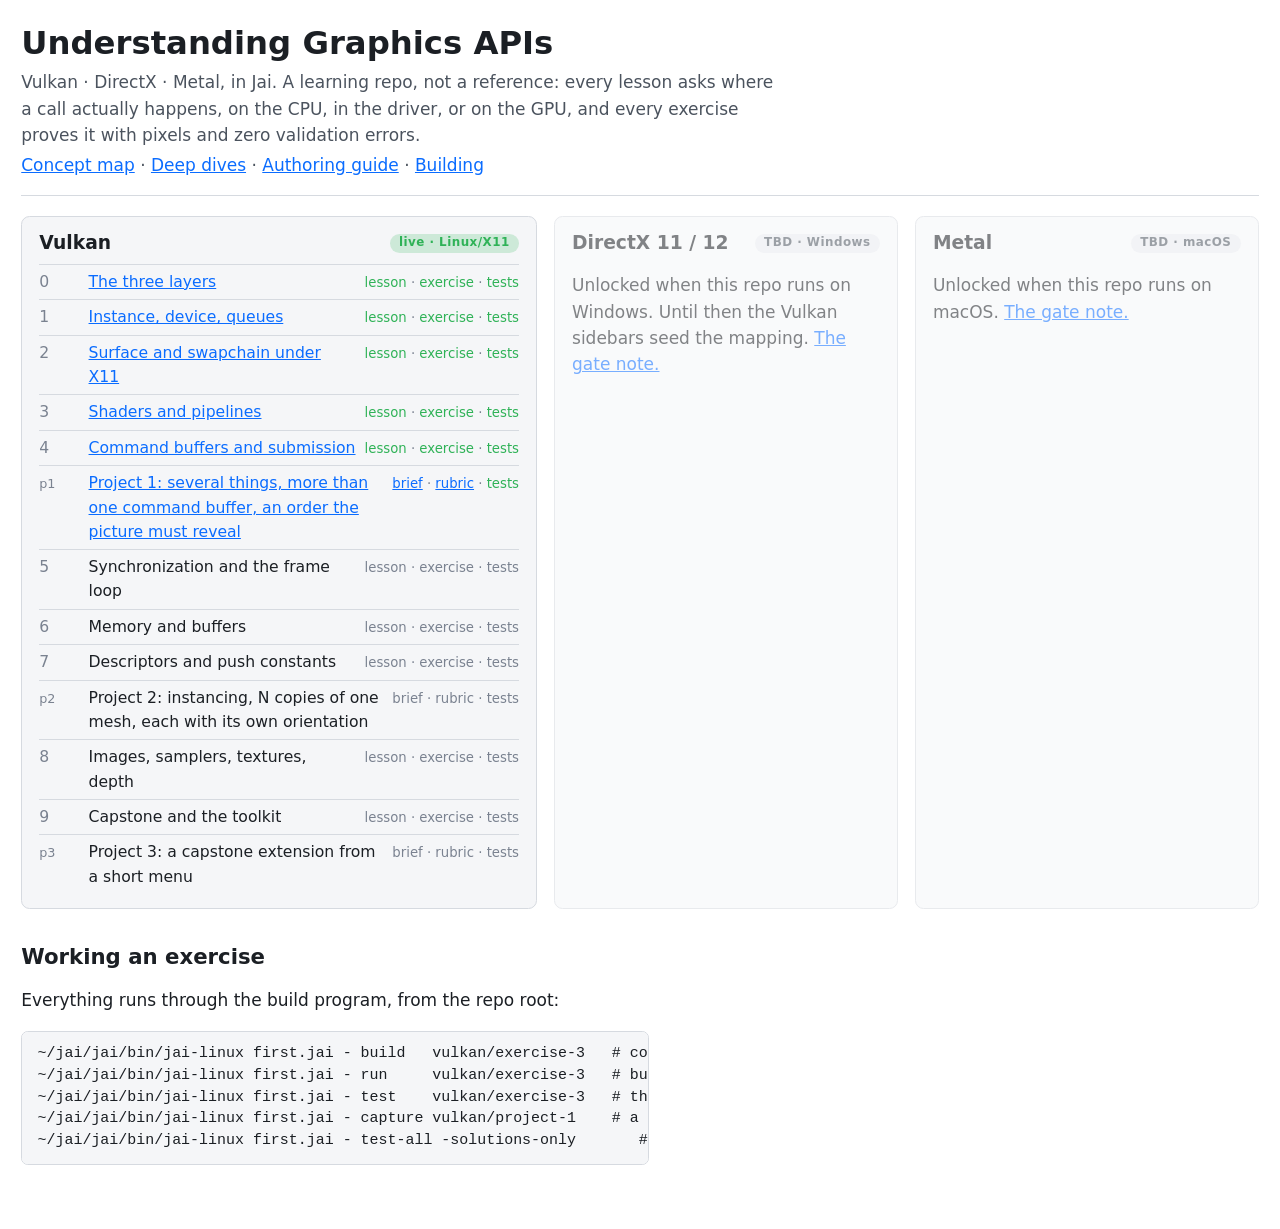
<file: index.html>
<!doctype html>
<html lang="en">
<head>
<meta charset="utf-8">
<meta name="viewport" content="width=device-width, initial-scale=1">
<title>Understanding Graphics APIs</title>
<link rel="stylesheet" href="lessons/assets/lesson.css">
</head>
<body class="site">

<header class="site-head">
  <h1>Understanding Graphics APIs</h1>
  <p>Vulkan · DirectX · Metal, in Jai. A learning repo, not a reference: every lesson asks where a call
  actually happens, on the CPU, in the driver, or on the GPU, and every exercise proves it with pixels and
  zero validation errors.</p>
  <p class="site-links"><a href="lessons/concept-map.html">Concept map</a> · <a href="lessons/vulkan/deep-dives/README.md">Deep dives</a> · <a href="lessons/README.md">Authoring guide</a> · <a href="README.md">Building</a></p>
</header>

<section class="tracks">

<article class="track" data-track="vulkan">
  <h2>Vulkan <span class="pill live">live · Linux/X11</span></h2>
  <div class="lrow" data-number="0"><span class="n">0</span><span class="t"><a href="lessons/vulkan/00-three-layers.html">The three layers</a></span><span class="marks"><span class="mark" data-state="done">lesson</span> · <span class="mark" data-state="done">exercise</span> · <span class="mark" data-state="done">tests</span></span></div>
  <div class="lrow" data-number="1"><span class="n">1</span><span class="t"><a href="lessons/vulkan/01-instance-device-queues.html">Instance, device, queues</a></span><span class="marks"><span class="mark" data-state="done">lesson</span> · <span class="mark" data-state="done">exercise</span> · <span class="mark" data-state="done">tests</span></span></div>
  <div class="lrow" data-number="2"><span class="n">2</span><span class="t"><a href="lessons/vulkan/02-surface-swapchain.html">Surface and swapchain under X11</a></span><span class="marks"><span class="mark" data-state="done">lesson</span> · <span class="mark" data-state="done">exercise</span> · <span class="mark" data-state="done">tests</span></span></div>
  <div class="lrow" data-number="3"><span class="n">3</span><span class="t"><a href="lessons/vulkan/03-shaders-pipelines.html">Shaders and pipelines</a></span><span class="marks"><span class="mark" data-state="done">lesson</span> · <span class="mark" data-state="done">exercise</span> · <span class="mark" data-state="done">tests</span></span></div>
  <div class="lrow" data-number="4"><span class="n">4</span><span class="t"><a href="lessons/vulkan/04-command-buffers.html">Command buffers and submission</a></span><span class="marks"><span class="mark" data-state="done">lesson</span> · <span class="mark" data-state="done">exercise</span> · <span class="mark" data-state="done">tests</span></span></div>
  <div class="lrow" data-project="1"><span class="n">p1</span><span class="t"><a href="vulkan/project-1/README.md">Project 1: several things, more than one command buffer, an order the picture must reveal</a></span><span class="marks"><span class="mark" data-state="done"><a href="vulkan/project-1/README.md">brief</a></span> · <span class="mark" data-state="done"><a href="vulkan/project-1/RUBRIC.md">rubric</a></span> · <span class="mark" data-state="done">tests</span></span></div>
  <div class="lrow" data-number="5"><span class="n">5</span><span class="t">Synchronization and the frame loop</span><span class="marks"><span class="mark" data-state="todo">lesson</span> · <span class="mark" data-state="todo">exercise</span> · <span class="mark" data-state="todo">tests</span></span></div>
  <div class="lrow" data-number="6"><span class="n">6</span><span class="t">Memory and buffers</span><span class="marks"><span class="mark" data-state="todo">lesson</span> · <span class="mark" data-state="todo">exercise</span> · <span class="mark" data-state="todo">tests</span></span></div>
  <div class="lrow" data-number="7"><span class="n">7</span><span class="t">Descriptors and push constants</span><span class="marks"><span class="mark" data-state="todo">lesson</span> · <span class="mark" data-state="todo">exercise</span> · <span class="mark" data-state="todo">tests</span></span></div>
  <div class="lrow" data-project="2"><span class="n">p2</span><span class="t">Project 2: instancing, N copies of one mesh, each with its own orientation</span><span class="marks"><span class="mark" data-state="todo">brief</span> · <span class="mark" data-state="todo">rubric</span> · <span class="mark" data-state="todo">tests</span></span></div>
  <div class="lrow" data-number="8"><span class="n">8</span><span class="t">Images, samplers, textures, depth</span><span class="marks"><span class="mark" data-state="todo">lesson</span> · <span class="mark" data-state="todo">exercise</span> · <span class="mark" data-state="todo">tests</span></span></div>
  <div class="lrow" data-number="9"><span class="n">9</span><span class="t">Capstone and the toolkit</span><span class="marks"><span class="mark" data-state="todo">lesson</span> · <span class="mark" data-state="todo">exercise</span> · <span class="mark" data-state="todo">tests</span></span></div>
  <div class="lrow" data-project="3"><span class="n">p3</span><span class="t">Project 3: a capstone extension from a short menu</span><span class="marks"><span class="mark" data-state="todo">brief</span> · <span class="mark" data-state="todo">rubric</span> · <span class="mark" data-state="todo">tests</span></span></div>
</article>

<article class="track tbd" data-track="directx">
  <h2>DirectX 11 / 12 <span class="pill">TBD · Windows</span></h2>
  <p>Unlocked when this repo runs on Windows. Until then the Vulkan sidebars seed the mapping.
  <a href="directx/README.md">The gate note.</a></p>
</article>

<article class="track tbd" data-track="metal">
  <h2>Metal <span class="pill">TBD · macOS</span></h2>
  <p>Unlocked when this repo runs on macOS. <a href="metal/README.md">The gate note.</a></p>
</article>

</section>

<section class="howto">
  <h2>Working an exercise</h2>
  <p>Everything runs through the build program, from the repo root:</p>
<pre><code>~/jai/jai/bin/jai-linux first.jai - build   vulkan/exercise-3   # compile the windowed program
~/jai/jai/bin/jai-linux first.jai - run     vulkan/exercise-3   # build, then look at it
~/jai/jai/bin/jai-linux first.jai - test    vulkan/exercise-3   # the headless gate: pixels and zero validation errors
~/jai/jai/bin/jai-linux first.jai - capture vulkan/project-1    # a PNG of the last readback, for grading
~/jai/jai/bin/jai-linux first.jai - test-all -solutions-only       # every target expected to pass: harness, checker, reference solutions</code></pre>
</section>

</body>
</html>
</file>
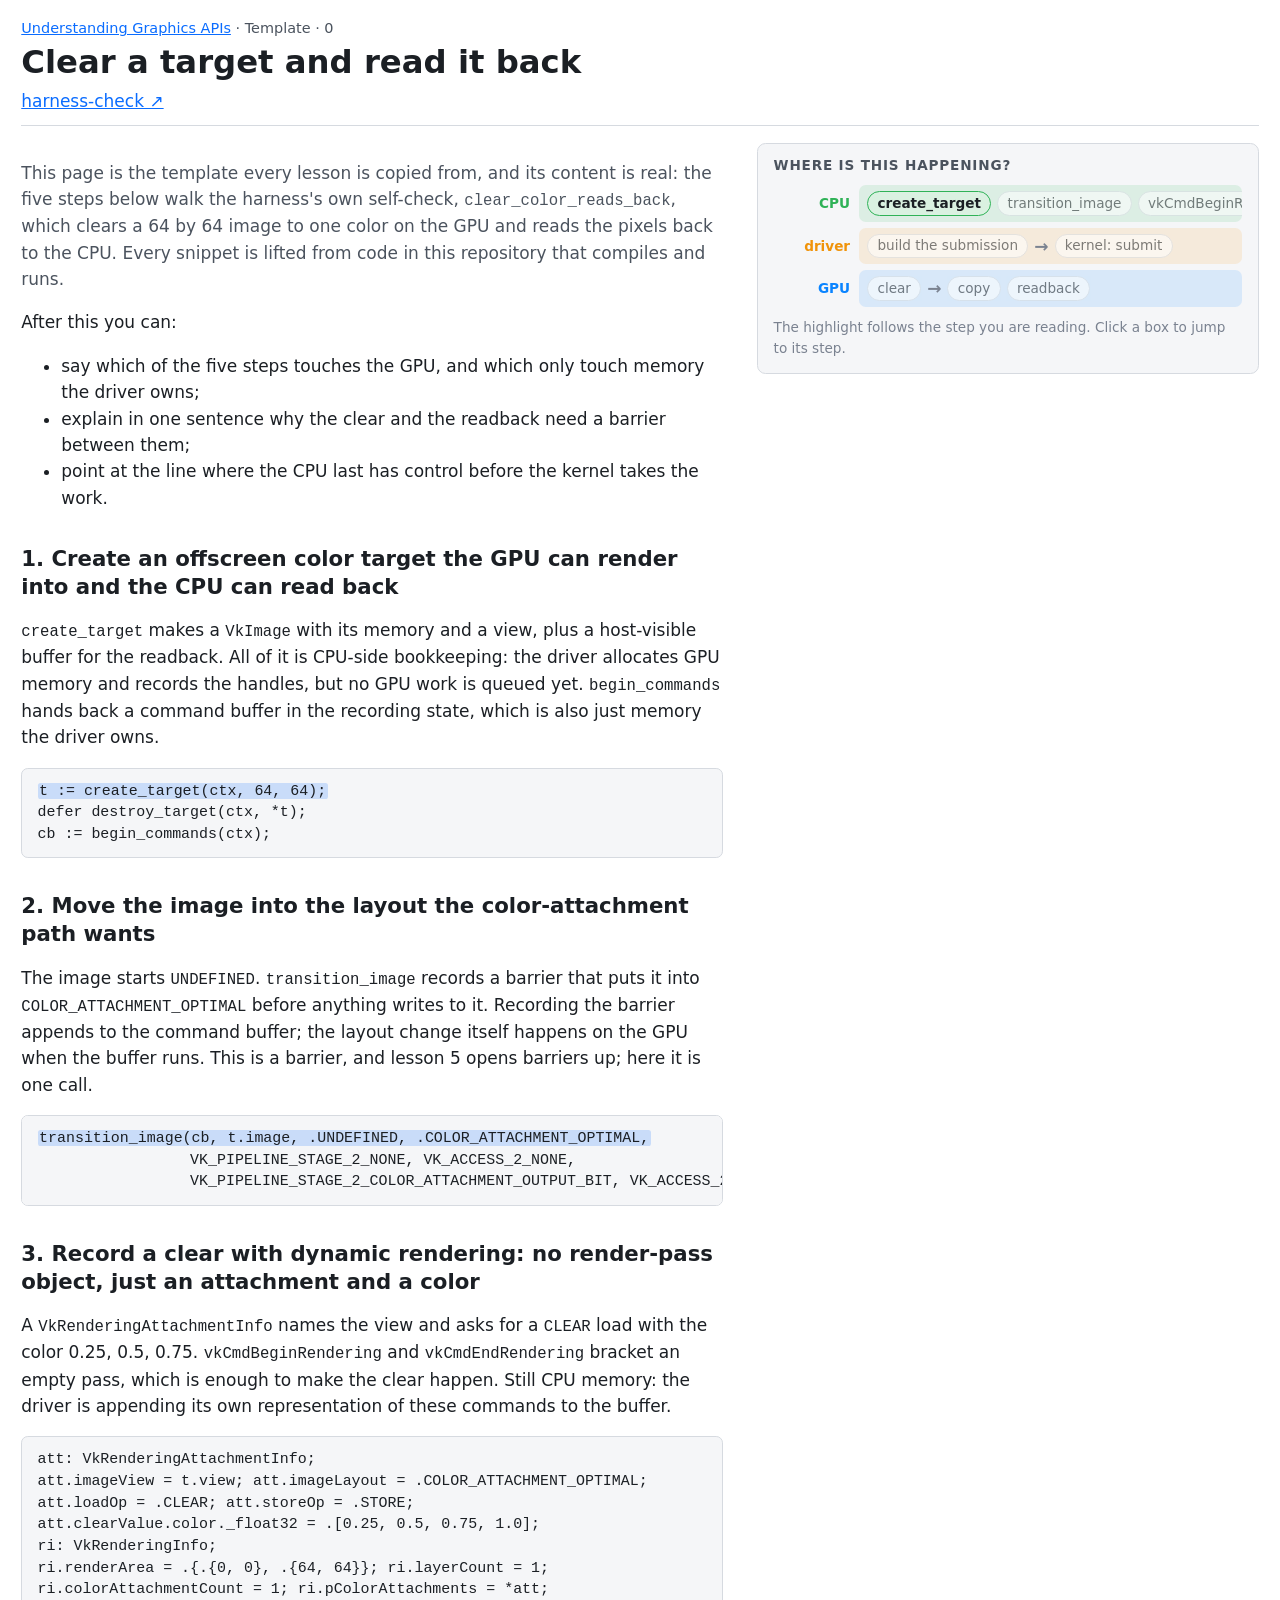
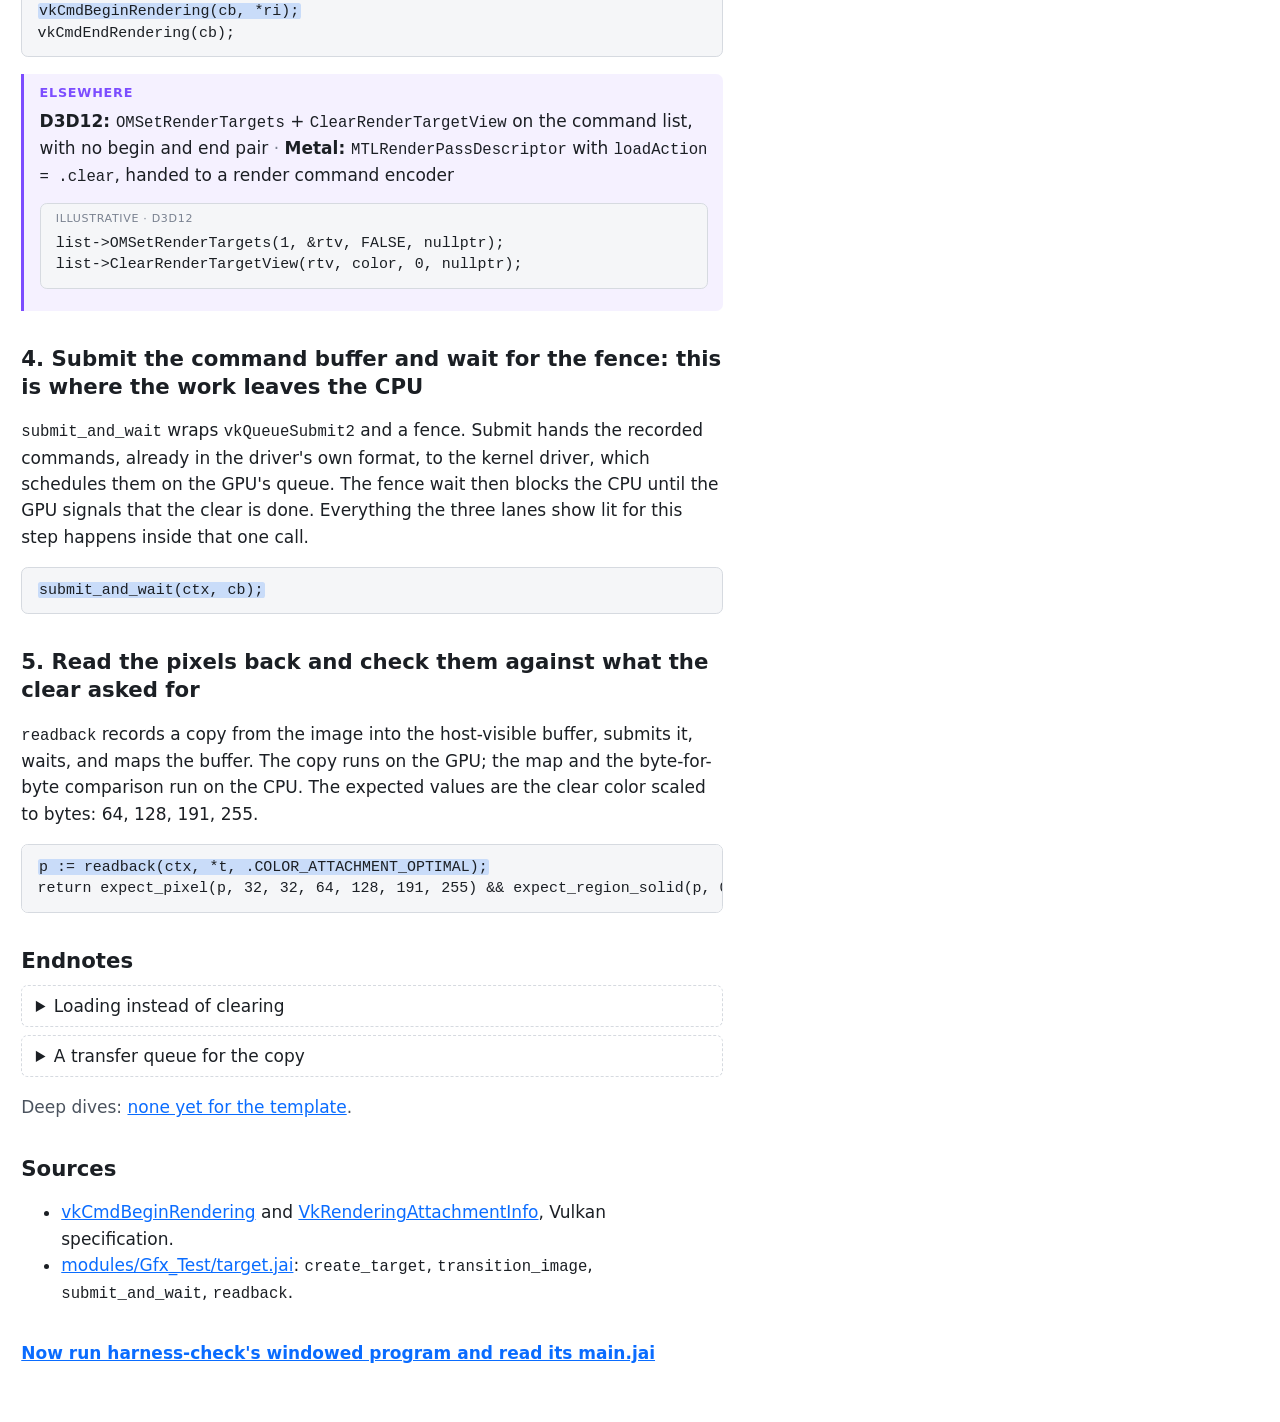
<file: lessons/_template.html>
<!doctype html>
<html lang="en">
<head>
<meta charset="utf-8">
<meta name="viewport" content="width=device-width, initial-scale=1">
<title>Template · Clear a target and read it back</title>
<link rel="stylesheet" href="assets/lesson.css">
<script src="assets/spine.js" defer></script>
</head>
<body>
<article class="lesson" data-track="template" data-number="0">

<header class="lesson-head">
  <p class="crumbs"><a href="../index.html">Understanding Graphics APIs</a> · Template · 0</p>
  <h1>Clear a target and read it back</h1>
  <p class="lesson-links"><a class="exercise" href="../vulkan/harness-check/tests.jai">harness-check ↗</a></p>
</header>

<div class="where">
  <div class="strip"></div>
  <aside class="spine">
    <h2 class="spine-title">Where is this happening?</h2>
    <div class="lane" data-lane="cpu"><span class="lane-tag">CPU</span><div class="bar">
      <button class="box" data-step="s1">create_target</button>
      <button class="box" data-step="s2">transition_image</button>
      <button class="box" data-step="s3">vkCmdBeginRendering</button>
      <span class="arrow" data-step="s4">→</span>
      <button class="box" data-step="s4">submit_and_wait: vkQueueSubmit2, then vkWaitForFences</button>
    </div></div>
    <div class="lane" data-lane="driver"><span class="lane-tag">driver</span><div class="bar">
      <button class="box" data-step="s4">build the submission</button>
      <span class="arrow" data-step="s4">→</span>
      <button class="box" data-step="s4">kernel: submit</button>
    </div></div>
    <div class="lane" data-lane="gpu"><span class="lane-tag">GPU</span><div class="bar">
      <button class="box" data-step="s4">clear</button>
      <span class="arrow" data-step="s5">→</span>
      <button class="box" data-step="s5">copy</button>
      <button class="box" data-step="s5">readback</button>
    </div></div>
    <p class="spine-legend">The highlight follows the step you are reading. Click a box to jump to its step.</p>
  </aside>
</div>

<div class="body">
<noscript><p class="notice">Scripts are off, so the panel does not follow the text. Everything else on this page works without them.</p></noscript>

<p class="lead">This page is the template every lesson is copied from, and its content is real: the five steps
below walk the harness's own self-check, <code>clear_color_reads_back</code>, which clears a 64 by 64 image to
one color on the GPU and reads the pixels back to the CPU. Every snippet is lifted from code in this
repository that compiles and runs.</p>

<p>After this you can:</p>
<ul class="outcomes">
  <li>say which of the five steps touches the GPU, and which only touch memory the driver owns;</li>
  <li>explain in one sentence why the clear and the readback need a barrier between them;</li>
  <li>point at the line where the CPU last has control before the kernel takes the work.</li>
</ul>

<section class="step" id="s1">
  <h2>1. Create an offscreen color target the GPU can render into and the CPU can read back</h2>
  <p><code>create_target</code> makes a <code>VkImage</code> with its memory and a view, plus a host-visible buffer
  for the readback. All of it is CPU-side bookkeeping: the driver allocates GPU memory and records the
  handles, but no GPU work is queued yet. <code>begin_commands</code> hands back a command buffer in the
  recording state, which is also just memory the driver owns.</p>
  <pre class="snippet" data-src="vulkan/harness-check/tests.jai:92"><code><mark>t := create_target(ctx, 64, 64);</mark>
defer destroy_target(ctx, *t);
cb := begin_commands(ctx);</code></pre>
</section>

<section class="step" id="s2">
  <h2>2. Move the image into the layout the color-attachment path wants</h2>
  <p>The image starts <code>UNDEFINED</code>. <code>transition_image</code> records a barrier that puts it into
  <code>COLOR_ATTACHMENT_OPTIMAL</code> before anything writes to it. Recording the barrier appends to the
  command buffer; the layout change itself happens on the GPU when the buffer runs. This is a barrier,
  and lesson 5 opens barriers up; here it is one call.</p>
  <pre class="snippet" data-src="vulkan/harness-check/tests.jai:95"><code><mark>transition_image(cb, t.image, .UNDEFINED, .COLOR_ATTACHMENT_OPTIMAL,</mark>
                 VK_PIPELINE_STAGE_2_NONE, VK_ACCESS_2_NONE,
                 VK_PIPELINE_STAGE_2_COLOR_ATTACHMENT_OUTPUT_BIT, VK_ACCESS_2_COLOR_ATTACHMENT_WRITE_BIT);</code></pre>
</section>

<section class="step" id="s3">
  <h2>3. Record a clear with dynamic rendering: no render-pass object, just an attachment and a color</h2>
  <p>A <code>VkRenderingAttachmentInfo</code> names the view and asks for a <code>CLEAR</code> load with the color
  0.25, 0.5, 0.75. <code>vkCmdBeginRendering</code> and <code>vkCmdEndRendering</code> bracket an empty pass, which is
  enough to make the clear happen. Still CPU memory: the driver is appending its own representation of
  these commands to the buffer.</p>
  <pre class="snippet" data-src="vulkan/harness-check/tests.jai:98"><code>att: VkRenderingAttachmentInfo;
att.imageView = t.view; att.imageLayout = .COLOR_ATTACHMENT_OPTIMAL;
att.loadOp = .CLEAR; att.storeOp = .STORE;
att.clearValue.color._float32 = .[0.25, 0.5, 0.75, 1.0];
ri: VkRenderingInfo;
ri.renderArea = .{.{0, 0}, .{64, 64}}; ri.layerCount = 1;
ri.colorAttachmentCount = 1; ri.pColorAttachments = *att;
<mark>vkCmdBeginRendering(cb, *ri);</mark>
vkCmdEndRendering(cb);</code></pre>
  <aside class="sidebar" id="sb-clear" data-term="Dynamic rendering">
    <p class="sidebar-lead">Elsewhere</p>
    <dl class="elsewhere">
      <dt>D3D12</dt><dd><code>OMSetRenderTargets</code> + <code>ClearRenderTargetView</code> on the command list, with no begin and end pair</dd>
      <dt>Metal</dt><dd><code>MTLRenderPassDescriptor</code> with <code>loadAction = .clear</code>, handed to a render command encoder</dd>
    </dl>
    <pre class="snippet" data-illustrative="d3d12"><code>list-&gt;OMSetRenderTargets(1, &amp;rtv, FALSE, nullptr);
list-&gt;ClearRenderTargetView(rtv, color, 0, nullptr);</code></pre>
  </aside>
</section>

<section class="step" id="s4">
  <h2>4. Submit the command buffer and wait for the fence: this is where the work leaves the CPU</h2>
  <p><code>submit_and_wait</code> wraps <code>vkQueueSubmit2</code> and a fence. Submit hands the recorded commands,
  already in the driver's own format, to the kernel driver, which schedules them on the GPU's queue. The
  fence wait then blocks the CPU until the GPU signals that the clear is done. Everything the three lanes
  show lit for this step happens inside that one call.</p>
  <pre class="snippet" data-src="vulkan/harness-check/tests.jai:107"><code><mark>submit_and_wait(ctx, cb);</mark></code></pre>
</section>

<section class="step" id="s5">
  <h2>5. Read the pixels back and check them against what the clear asked for</h2>
  <p><code>readback</code> records a copy from the image into the host-visible buffer, submits it, waits, and maps
  the buffer. The copy runs on the GPU; the map and the byte-for-byte comparison run on the CPU. The
  expected values are the clear color scaled to bytes: 64, 128, 191, 255.</p>
  <pre class="snippet" data-src="vulkan/harness-check/tests.jai:108"><code><mark>p := readback(ctx, *t, .COLOR_ATTACHMENT_OPTIMAL);</mark>
return expect_pixel(p, 32, 32, 64, 128, 191, 255) &amp;&amp; expect_region_solid(p, 0, 0, 64, 64, 64, 128, 191, 255);</code></pre>
</section>

<section class="endnotes">
  <h2>Endnotes</h2>
  <details class="endnote">
    <summary>Loading instead of clearing</summary>
    <p>A common alternative is <code>VK_ATTACHMENT_LOAD_OP_LOAD</code>, which keeps whatever is in the image; useful
    for drawing over a previous frame or updating part of it; the cost is that the image must already be in
    a defined layout with valid contents, so you own one more transition at initialization.</p>
  </details>
  <details class="endnote">
    <summary>A transfer queue for the copy</summary>
    <p>A common alternative is a dedicated transfer queue for the readback copy, which keeps copies off the
    graphics queue; useful when uploads and readbacks are frequent; the cost is a queue-family ownership
    transfer for the image and a second queue plus semaphore at setup.</p>
  </details>
</section>

<p class="deep-dive">Deep dives: <a href="vulkan/deep-dives/README.md">none yet for the template</a>.</p>

<section class="sources">
  <h2>Sources</h2>
  <ul>
    <li><a href="https://registry.khronos.org/vulkan/specs/latest/man/html/vkCmdBeginRendering.html">vkCmdBeginRendering</a> and
        <a href="https://registry.khronos.org/vulkan/specs/latest/man/html/VkRenderingAttachmentInfo.html">VkRenderingAttachmentInfo</a>, Vulkan specification.</li>
    <li><a href="../modules/Gfx_Test/target.jai">modules/Gfx_Test/target.jai</a>: <code>create_target</code>, <code>transition_image</code>, <code>submit_and_wait</code>, <code>readback</code>.</li>
  </ul>
</section>

<p class="next"><a href="../vulkan/harness-check/main.jai">Now run harness-check's windowed program and read its main.jai</a></p>
</div>

</article>
</body>
</html>
</file>
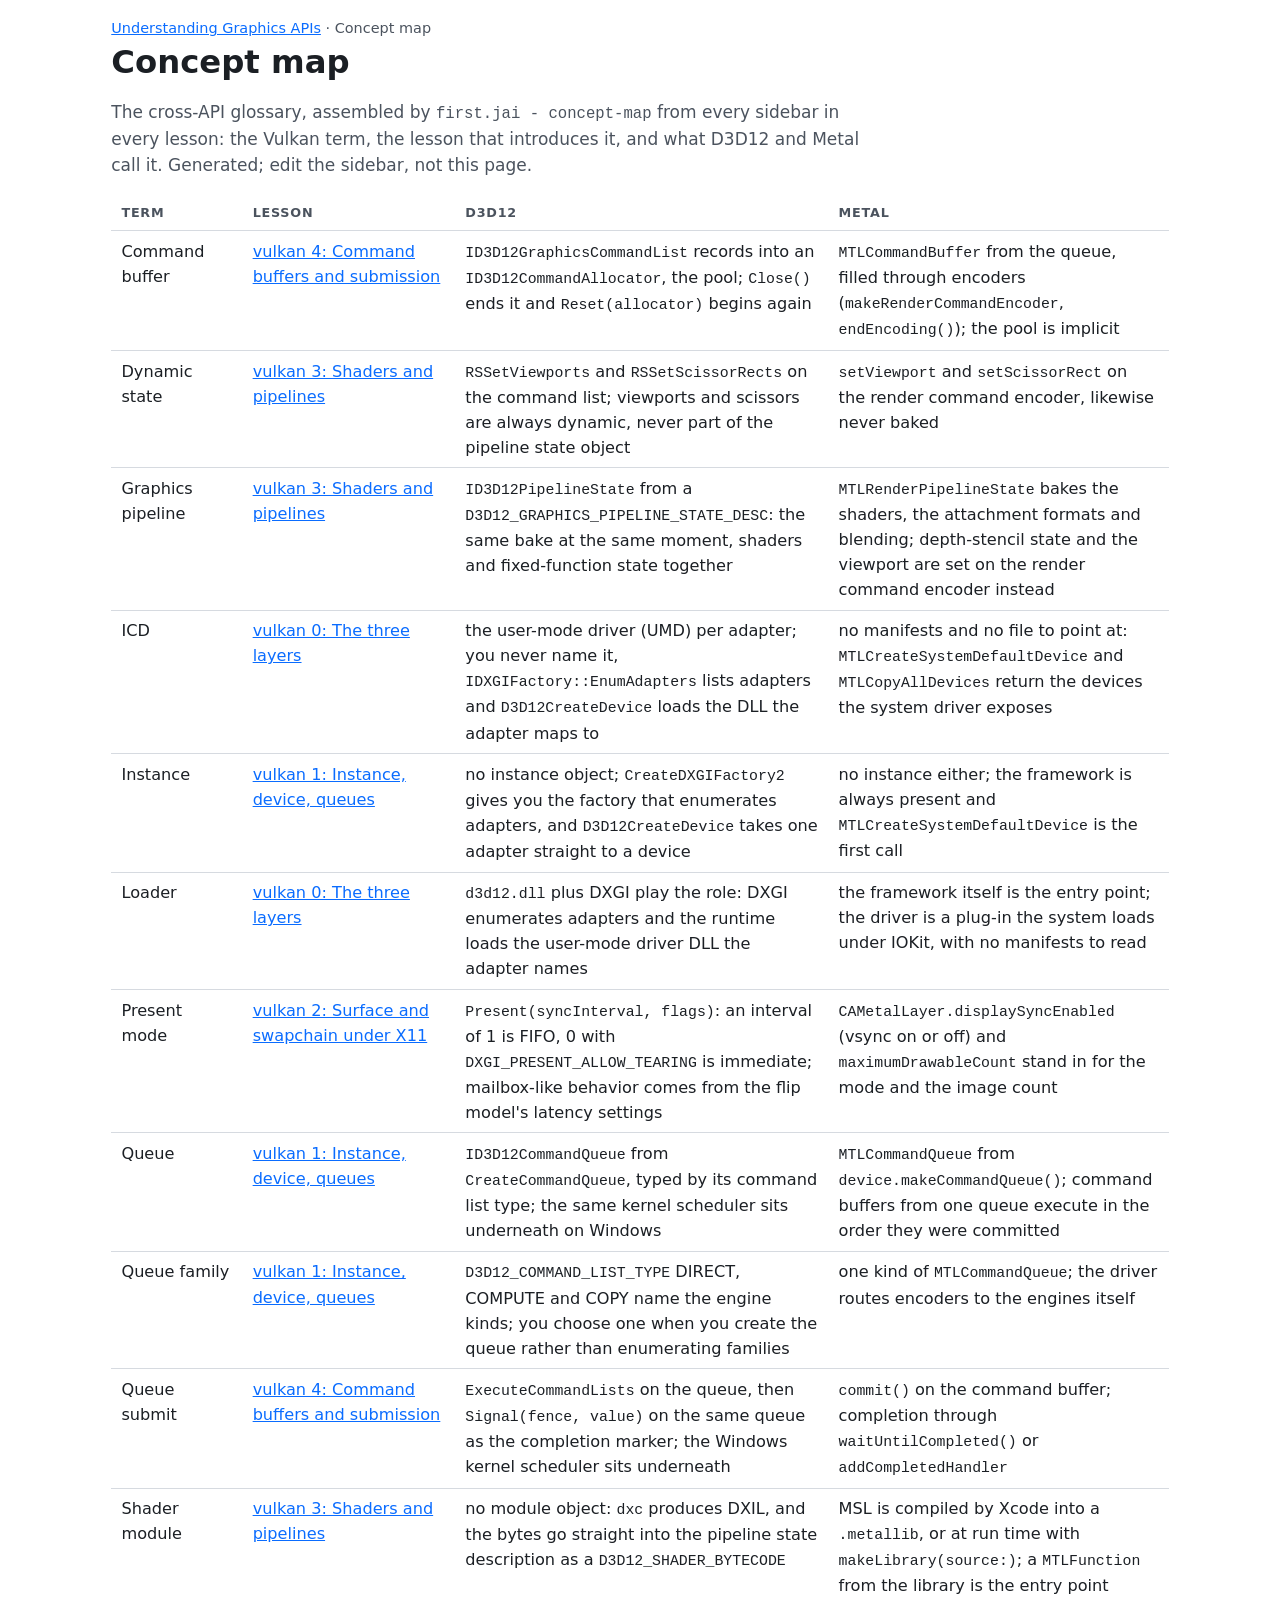
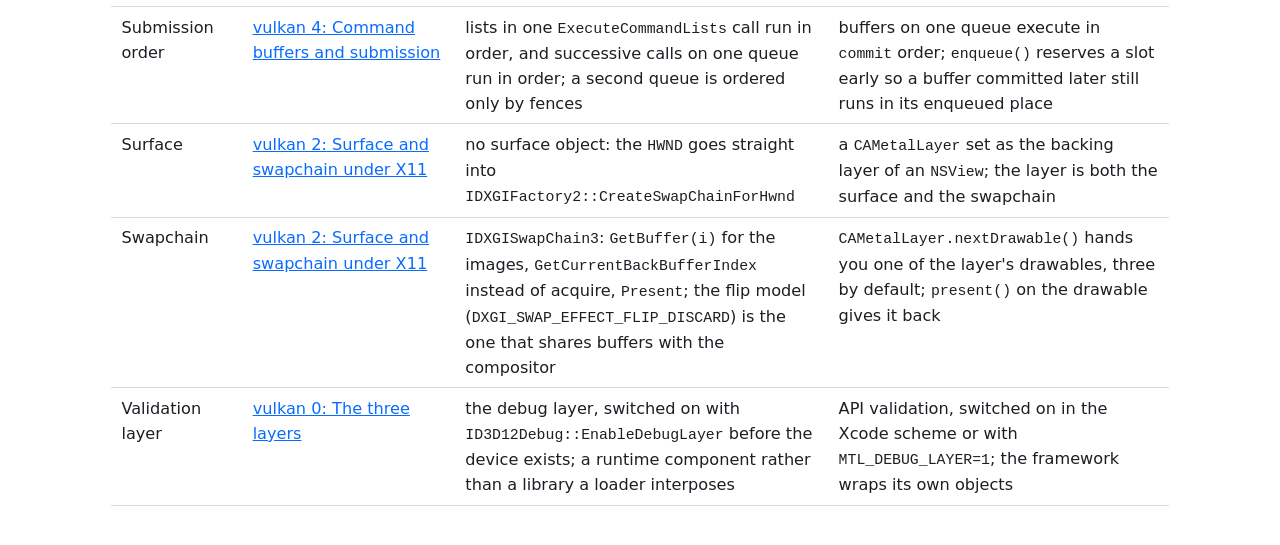
<file: lessons/concept-map.html>
<!doctype html>
<html lang="en">
<head>
<meta charset="utf-8">
<meta name="viewport" content="width=device-width, initial-scale=1">
<title>Concept map</title>
<link rel="stylesheet" href="assets/lesson.css">
</head>
<body>
<main class="page">
<p class="crumbs"><a href="../index.html">Understanding Graphics APIs</a> · Concept map</p>
<h1>Concept map</h1>
<p class="lead">The cross-API glossary, assembled by <code>first.jai - concept-map</code> from every sidebar in every
lesson: the Vulkan term, the lesson that introduces it, and what D3D12 and Metal call it. Generated;
edit the sidebar, not this page.</p>
<table class="concept-map">
<thead><tr><th>Term</th><th>Lesson</th><th>D3D12</th><th>Metal</th></tr></thead>
<tbody>
<tr><td>Command buffer</td><td><a href="vulkan/04-command-buffers.html#sb-command-buffer">vulkan 4: Command buffers and submission</a></td><td><code>ID3D12GraphicsCommandList</code> records into an <code>ID3D12CommandAllocator</code>, the pool; <code>Close()</code> ends it and <code>Reset(allocator)</code> begins again</td><td><code>MTLCommandBuffer</code> from the queue, filled through encoders (<code>makeRenderCommandEncoder</code>, <code>endEncoding()</code>); the pool is implicit</td></tr>
<tr><td>Dynamic state</td><td><a href="vulkan/03-shaders-pipelines.html#sb-dynamic-state">vulkan 3: Shaders and pipelines</a></td><td><code>RSSetViewports</code> and <code>RSSetScissorRects</code> on the command list; viewports and scissors are always dynamic, never part of the pipeline state object</td><td><code>setViewport</code> and <code>setScissorRect</code> on the render command encoder, likewise never baked</td></tr>
<tr><td>Graphics pipeline</td><td><a href="vulkan/03-shaders-pipelines.html#sb-pipeline">vulkan 3: Shaders and pipelines</a></td><td><code>ID3D12PipelineState</code> from a <code>D3D12_GRAPHICS_PIPELINE_STATE_DESC</code>: the same bake at the same moment, shaders and fixed-function state together</td><td><code>MTLRenderPipelineState</code> bakes the shaders, the attachment formats and blending; depth-stencil state and the viewport are set on the render command encoder instead</td></tr>
<tr><td>ICD</td><td><a href="vulkan/00-three-layers.html#sb-icd">vulkan 0: The three layers</a></td><td>the user-mode driver (UMD) per adapter; you never name it, <code>IDXGIFactory::EnumAdapters</code> lists adapters and <code>D3D12CreateDevice</code> loads the DLL the adapter maps to</td><td>no manifests and no file to point at: <code>MTLCreateSystemDefaultDevice</code> and <code>MTLCopyAllDevices</code> return the devices the system driver exposes</td></tr>
<tr><td>Instance</td><td><a href="vulkan/01-instance-device-queues.html#sb-instance">vulkan 1: Instance, device, queues</a></td><td>no instance object; <code>CreateDXGIFactory2</code> gives you the factory that enumerates adapters, and <code>D3D12CreateDevice</code> takes one adapter straight to a device</td><td>no instance either; the framework is always present and <code>MTLCreateSystemDefaultDevice</code> is the first call</td></tr>
<tr><td>Loader</td><td><a href="vulkan/00-three-layers.html#sb-loader">vulkan 0: The three layers</a></td><td><code>d3d12.dll</code> plus DXGI play the role: DXGI enumerates adapters and the runtime loads the user-mode driver DLL the adapter names</td><td>the framework itself is the entry point; the driver is a plug-in the system loads under IOKit, with no manifests to read</td></tr>
<tr><td>Present mode</td><td><a href="vulkan/02-surface-swapchain.html#sb-present-mode">vulkan 2: Surface and swapchain under X11</a></td><td><code>Present(syncInterval, flags)</code>: an interval of 1 is FIFO, 0 with <code>DXGI_PRESENT_ALLOW_TEARING</code> is immediate; mailbox-like behavior comes from the flip model's latency settings</td><td><code>CAMetalLayer.displaySyncEnabled</code> (vsync on or off) and <code>maximumDrawableCount</code> stand in for the mode and the image count</td></tr>
<tr><td>Queue</td><td><a href="vulkan/01-instance-device-queues.html#sb-queue">vulkan 1: Instance, device, queues</a></td><td><code>ID3D12CommandQueue</code> from <code>CreateCommandQueue</code>, typed by its command list type; the same kernel scheduler sits underneath on Windows</td><td><code>MTLCommandQueue</code> from <code>device.makeCommandQueue()</code>; command buffers from one queue execute in the order they were committed</td></tr>
<tr><td>Queue family</td><td><a href="vulkan/01-instance-device-queues.html#sb-queue-family">vulkan 1: Instance, device, queues</a></td><td><code>D3D12_COMMAND_LIST_TYPE</code> DIRECT, COMPUTE and COPY name the engine kinds; you choose one when you create the queue rather than enumerating families</td><td>one kind of <code>MTLCommandQueue</code>; the driver routes encoders to the engines itself</td></tr>
<tr><td>Queue submit</td><td><a href="vulkan/04-command-buffers.html#sb-submit">vulkan 4: Command buffers and submission</a></td><td><code>ExecuteCommandLists</code> on the queue, then <code>Signal(fence, value)</code> on the same queue as the completion marker; the Windows kernel scheduler sits underneath</td><td><code>commit()</code> on the command buffer; completion through <code>waitUntilCompleted()</code> or <code>addCompletedHandler</code></td></tr>
<tr><td>Shader module</td><td><a href="vulkan/03-shaders-pipelines.html#sb-shader-module">vulkan 3: Shaders and pipelines</a></td><td>no module object: <code>dxc</code> produces DXIL, and the bytes go straight into the pipeline state description as a <code>D3D12_SHADER_BYTECODE</code></td><td>MSL is compiled by Xcode into a <code>.metallib</code>, or at run time with <code>makeLibrary(source:)</code>; a <code>MTLFunction</code> from the library is the entry point</td></tr>
<tr><td>Submission order</td><td><a href="vulkan/04-command-buffers.html#sb-submission-order">vulkan 4: Command buffers and submission</a></td><td>lists in one <code>ExecuteCommandLists</code> call run in order, and successive calls on one queue run in order; a second queue is ordered only by fences</td><td>buffers on one queue execute in <code>commit</code> order; <code>enqueue()</code> reserves a slot early so a buffer committed later still runs in its enqueued place</td></tr>
<tr><td>Surface</td><td><a href="vulkan/02-surface-swapchain.html#sb-surface">vulkan 2: Surface and swapchain under X11</a></td><td>no surface object: the <code>HWND</code> goes straight into <code>IDXGIFactory2::CreateSwapChainForHwnd</code></td><td>a <code>CAMetalLayer</code> set as the backing layer of an <code>NSView</code>; the layer is both the surface and the swapchain</td></tr>
<tr><td>Swapchain</td><td><a href="vulkan/02-surface-swapchain.html#sb-swapchain">vulkan 2: Surface and swapchain under X11</a></td><td><code>IDXGISwapChain3</code>: <code>GetBuffer(i)</code> for the images, <code>GetCurrentBackBufferIndex</code> instead of acquire, <code>Present</code>; the flip model (<code>DXGI_SWAP_EFFECT_FLIP_DISCARD</code>) is the one that shares buffers with the compositor</td><td><code>CAMetalLayer.nextDrawable()</code> hands you one of the layer's drawables, three by default; <code>present()</code> on the drawable gives it back</td></tr>
<tr><td>Validation layer</td><td><a href="vulkan/00-three-layers.html#sb-layer">vulkan 0: The three layers</a></td><td>the debug layer, switched on with <code>ID3D12Debug::EnableDebugLayer</code> before the device exists; a runtime component rather than a library a loader interposes</td><td>API validation, switched on in the Xcode scheme or with <code>MTL_DEBUG_LAYER=1</code>; the framework wraps its own objects</td></tr>
</tbody>
</table>
</main>
</body>
</html>
</file>
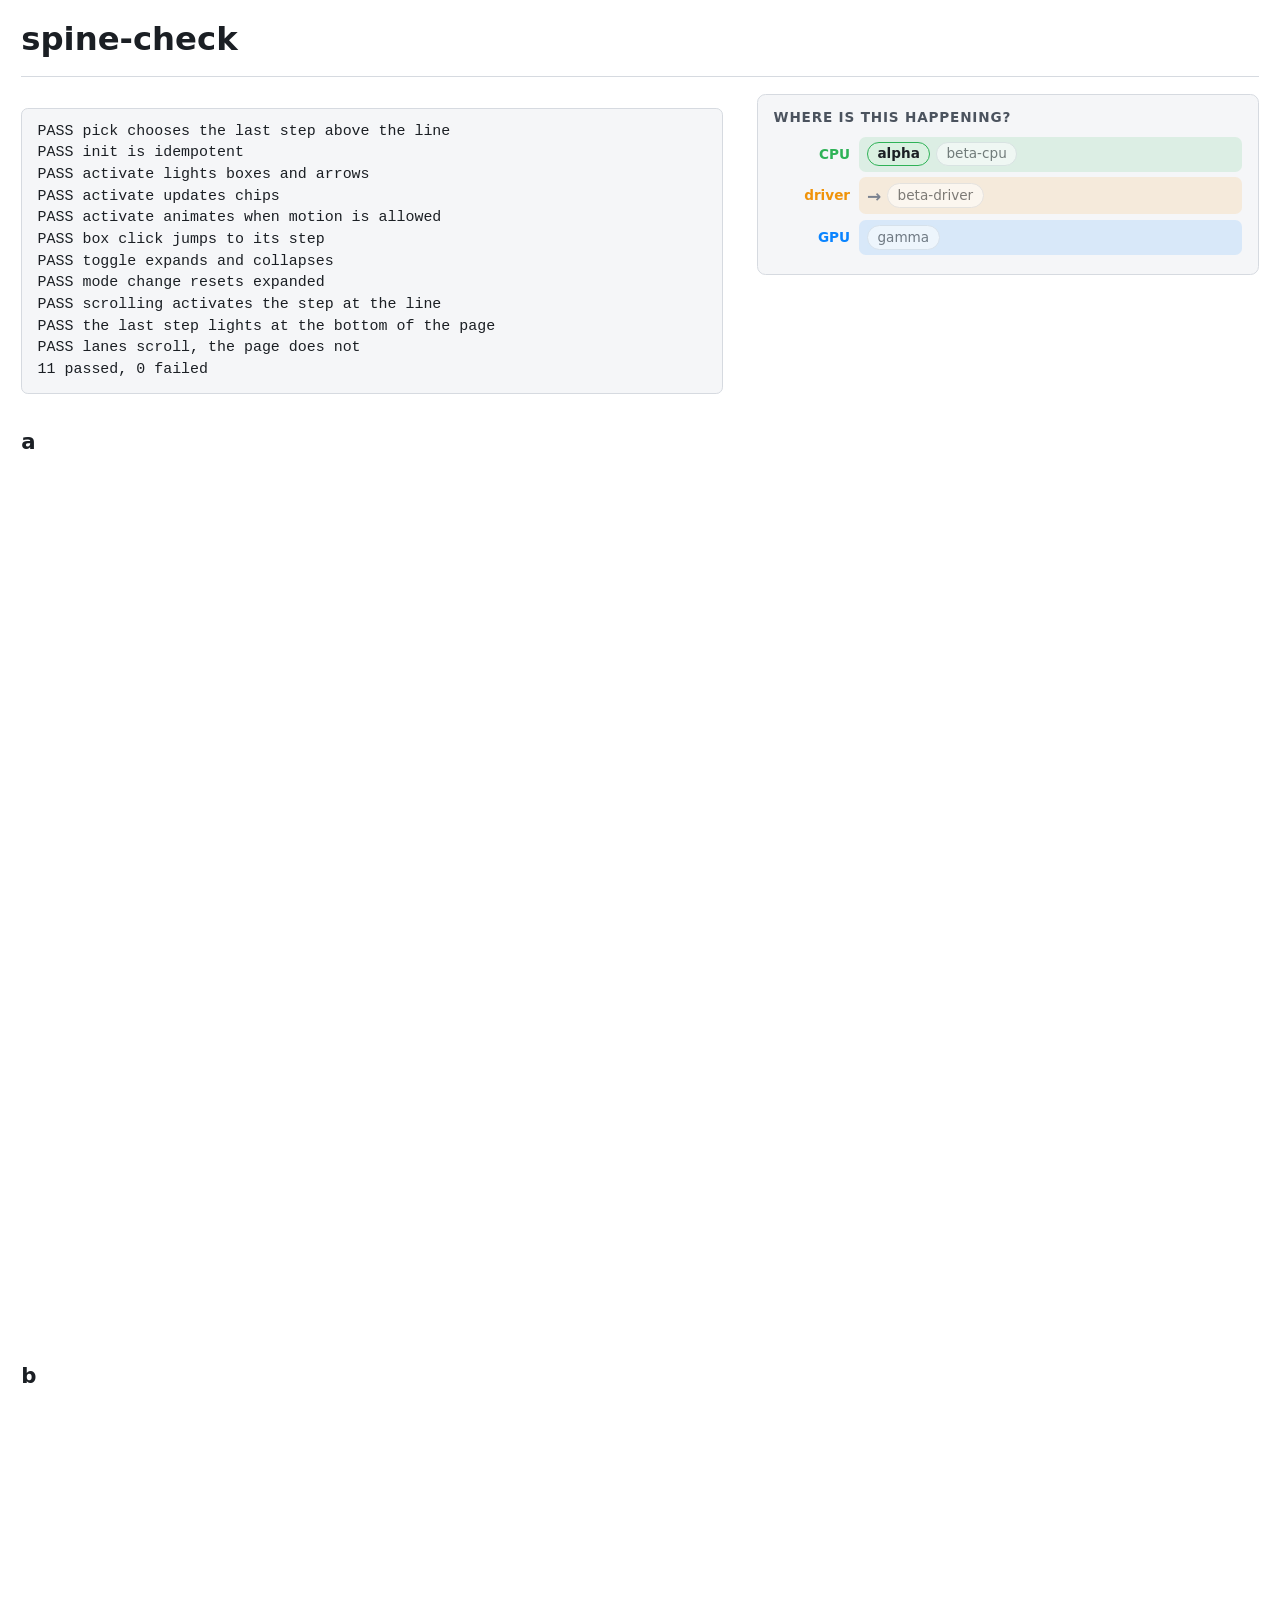
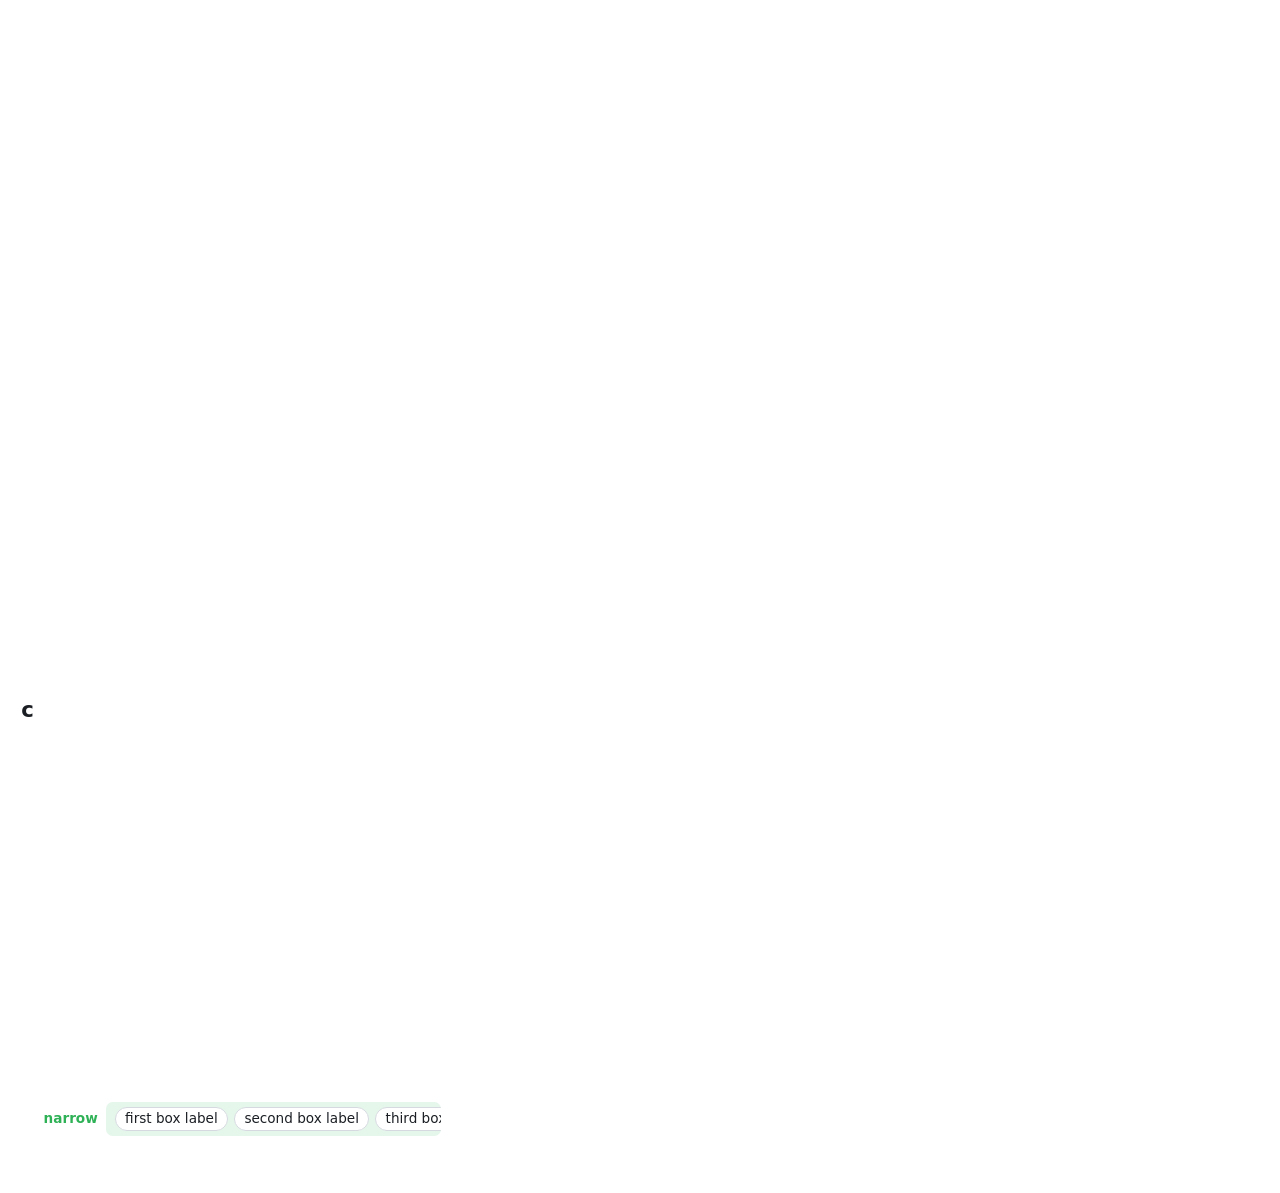
<file: lessons/assets/spine-check.html>
<!doctype html>
<html lang="en">
<head>
<meta charset="utf-8">
<meta name="viewport" content="width=device-width, initial-scale=1">
<title>spine-check</title>
<link rel="stylesheet" href="lesson.css">
<script src="spine.js"></script>
</head>
<body>
<!-- The test page for spine.js: open it in any browser; the title becomes PASS or FAIL and the
     results block lists every test. It is a fixture, not a lesson, so check-lessons skips it. -->
<article class="lesson">
<header class="lesson-head"><h1>spine-check</h1></header>

<div class="where">
  <div class="strip"></div>
  <aside class="spine">
    <h2 class="spine-title">Where is this happening?</h2>
    <div class="lane" data-lane="cpu"><span class="lane-tag">CPU</span><div class="bar">
      <button class="box" data-step="a">alpha</button>
      <button class="box" data-step="b">beta-cpu</button>
    </div></div>
    <div class="lane" data-lane="driver"><span class="lane-tag">driver</span><div class="bar">
      <span class="arrow" data-step="b">→</span>
      <button class="box" data-step="b">beta-driver</button>
    </div></div>
    <div class="lane" data-lane="gpu"><span class="lane-tag">GPU</span><div class="bar">
      <button class="box" data-step="c">gamma</button>
    </div></div>
  </aside>
</div>

<div class="body">
  <pre id="results">running…</pre>
  <section class="step" id="a" style="min-height: 900px"><h2>a</h2></section>
  <section class="step" id="b" style="min-height: 900px"><h2>b</h2></section>
  <section class="step" id="c" style="min-height: 400px"><h2>c</h2></section>   <!-- short: its top never reaches the reading line at the bottom of the page -->
  <div style="width: 420px">
    <div class="lane" data-lane="cpu"><span class="lane-tag">narrow</span><div class="bar" id="narrow-bar">
      <button class="box" data-step="x">first box label</button>
      <button class="box" data-step="x">second box label</button>
      <button class="box" data-step="x">third box label</button>
      <button class="box" data-step="x">fourth box label</button>
      <button class="box" data-step="x">fifth box label</button>
      <button class="box" data-step="x">sixth box label</button>
      <button class="box" data-step="x">seventh box label</button>
      <button class="box" data-step="x">eighth box label</button>
    </div></div>
  </div>
</div>
</article>

<script>
// A reload restores the old scroll position and keeps the old #hash some time after DOMContentLoaded,
// which would scroll the page out from under the click test; start clean, after load.
history.scrollRestoration = 'manual';
history.replaceState(null, '', location.pathname);
window.addEventListener('load', async () => {
  const out = [];
  let passed = 0, failed = 0;
  const assert = (cond, msg) => { if (!cond) throw new Error(msg); };
  const $  = s => document.querySelector(s);
  const $$ = s => [...document.querySelectorAll(s)];
  const frames = () => new Promise(r => requestAnimationFrame(() => requestAnimationFrame(r)));
  async function t(name, fn) {
    try { await fn(); out.push('PASS ' + name); passed++; }
    catch (e) { out.push('FAIL ' + name + ': ' + e.message); failed++; }
  }
  await frames();
  window.scrollTo(0, 0);
  await frames();

  await t('pick chooses the last step above the line', () => {
    assert(Spine.pick([-500, -100, 300], 0) === 1, 'want 1, got ' + Spine.pick([-500, -100, 300], 0));
    assert(Spine.pick([50, 400, 900], 0) === 0, 'want 0 when nothing is above the line');
    assert(Spine.pick([], 0) === 0, 'want 0 for no steps');
  });

  await t('init is idempotent', () => {
    Spine.init(); Spine.init();
    assert($$('.chip').length === 3, 'chips: ' + $$('.chip').length);
    assert($$('.strip-toggle').length === 1, 'toggles: ' + $$('.strip-toggle').length);
  });

  await t('activate lights boxes and arrows', () => {
    Spine.activate('b');
    assert($$('.box.on').length === 2, 'box.on count ' + $$('.box.on').length);
    assert($$('.arrow.on').length === 1, 'arrow.on count ' + $$('.arrow.on').length);
    assert($('.spine').classList.contains('live'), 'spine lacks .live');
    assert($('section#b').getAttribute('aria-current') === 'step', 'aria-current missing on #b');
    assert($$('.box.on, .arrow.on').every(e => e.dataset.step === 'b'), 'something else is lit');
    assert($$('[aria-current]').length === 1, 'aria-current on more than one section');
  });

  await t('activate updates chips', () => {
    const chip = l => $('.chip[data-lane="' + l + '"]');
    assert(chip('cpu').classList.contains('on') && chip('driver').classList.contains('on'), 'cpu and driver chips should be on');
    assert(!chip('gpu').classList.contains('on'), 'gpu chip should be off');
    const arrows = $$('.chip-arrow');
    assert(arrows.length === 2, 'chip arrows: ' + arrows.length);
    assert(arrows[0].classList.contains('on') && !arrows[1].classList.contains('on'), 'only the cpu→driver chip arrow should be on');
    const sub = $('.chip.on .sub');
    assert(sub && sub.textContent.trim().endsWith('beta-cpu'), 'sub label: ' + (sub && sub.textContent));
    assert($$('.chip .sub').length === 1, 'only the first lit chip carries a sub label');
  });

  await t('activate animates when motion is allowed', () => {
    if (matchMedia('(prefers-reduced-motion: reduce)').matches) return;
    Spine.activate('a');
    // CSS transitions on .box also appear in getAnimations(), so count the stagger by its id
    const n = $('.box.on').getAnimations().filter(a => a.id === 'spine-stagger').length;
    assert(n === 1, 'stagger animations on the lit box: ' + n);
  });

  await t('box click jumps to its step', async () => {
    $('.box[data-step="c"]').click();
    assert(location.hash === '#c', 'hash is ' + location.hash);
    await frames();
    assert(Spine.state.active === 'c', 'active is ' + Spine.state.active);
  });

  await t('toggle expands and collapses', () => {
    const btn = $('.strip-toggle');
    Spine.setExpanded(true);
    assert($('.where').classList.contains('expanded'), 'no .expanded');
    assert(btn.getAttribute('aria-expanded') === 'true', 'aria-expanded ' + btn.getAttribute('aria-expanded'));
    assert(btn.textContent.includes('collapse'), 'label ' + btn.textContent);
    Spine.setExpanded(false);
    assert(!$('.where').classList.contains('expanded'), '.expanded still set');
    assert(btn.getAttribute('aria-expanded') === 'false' && btn.textContent.includes('expand'), 'collapsed label/aria');
  });

  await t('mode change resets expanded', () => {
    Spine.setExpanded(true);
    Spine.setMode('wide');
    assert(Spine.state.expanded === false, 'state still expanded');
    assert(!$('.where').classList.contains('expanded'), '.expanded still set');
    Spine.setMode(matchMedia('(min-width: 1100px)').matches ? 'wide' : 'narrow');
  });

  await t('scrolling activates the step at the line', async () => {
    window.scrollTo(0, $('#b').offsetTop - 100);
    await frames();
    assert(Spine.state.active === 'b', 'active is ' + Spine.state.active + ' at scrollY ' + window.scrollY);
  });

  await t('the last step lights at the bottom of the page', async () => {
    window.scrollTo(0, document.documentElement.scrollHeight);
    await frames();
    assert(Spine.state.active === 'c', 'active is ' + Spine.state.active + ' at scrollY ' + window.scrollY);
  });

  await t('lanes scroll, the page does not', () => {
    const bar = $('#narrow-bar');
    assert(bar.scrollWidth > bar.clientWidth, 'bar does not overflow: ' + bar.scrollWidth + ' <= ' + bar.clientWidth);
    const de = document.documentElement;
    assert(de.scrollWidth === de.clientWidth, 'page overflows: ' + de.scrollWidth + ' > ' + de.clientWidth);
  });

  out.push(passed + ' passed, ' + failed + ' failed');
  document.getElementById('results').textContent = out.join('\n');
  document.title = failed ? 'FAIL' : 'PASS';
  window.scrollTo(0, 0);
});
</script>
</body>
</html>
</file>
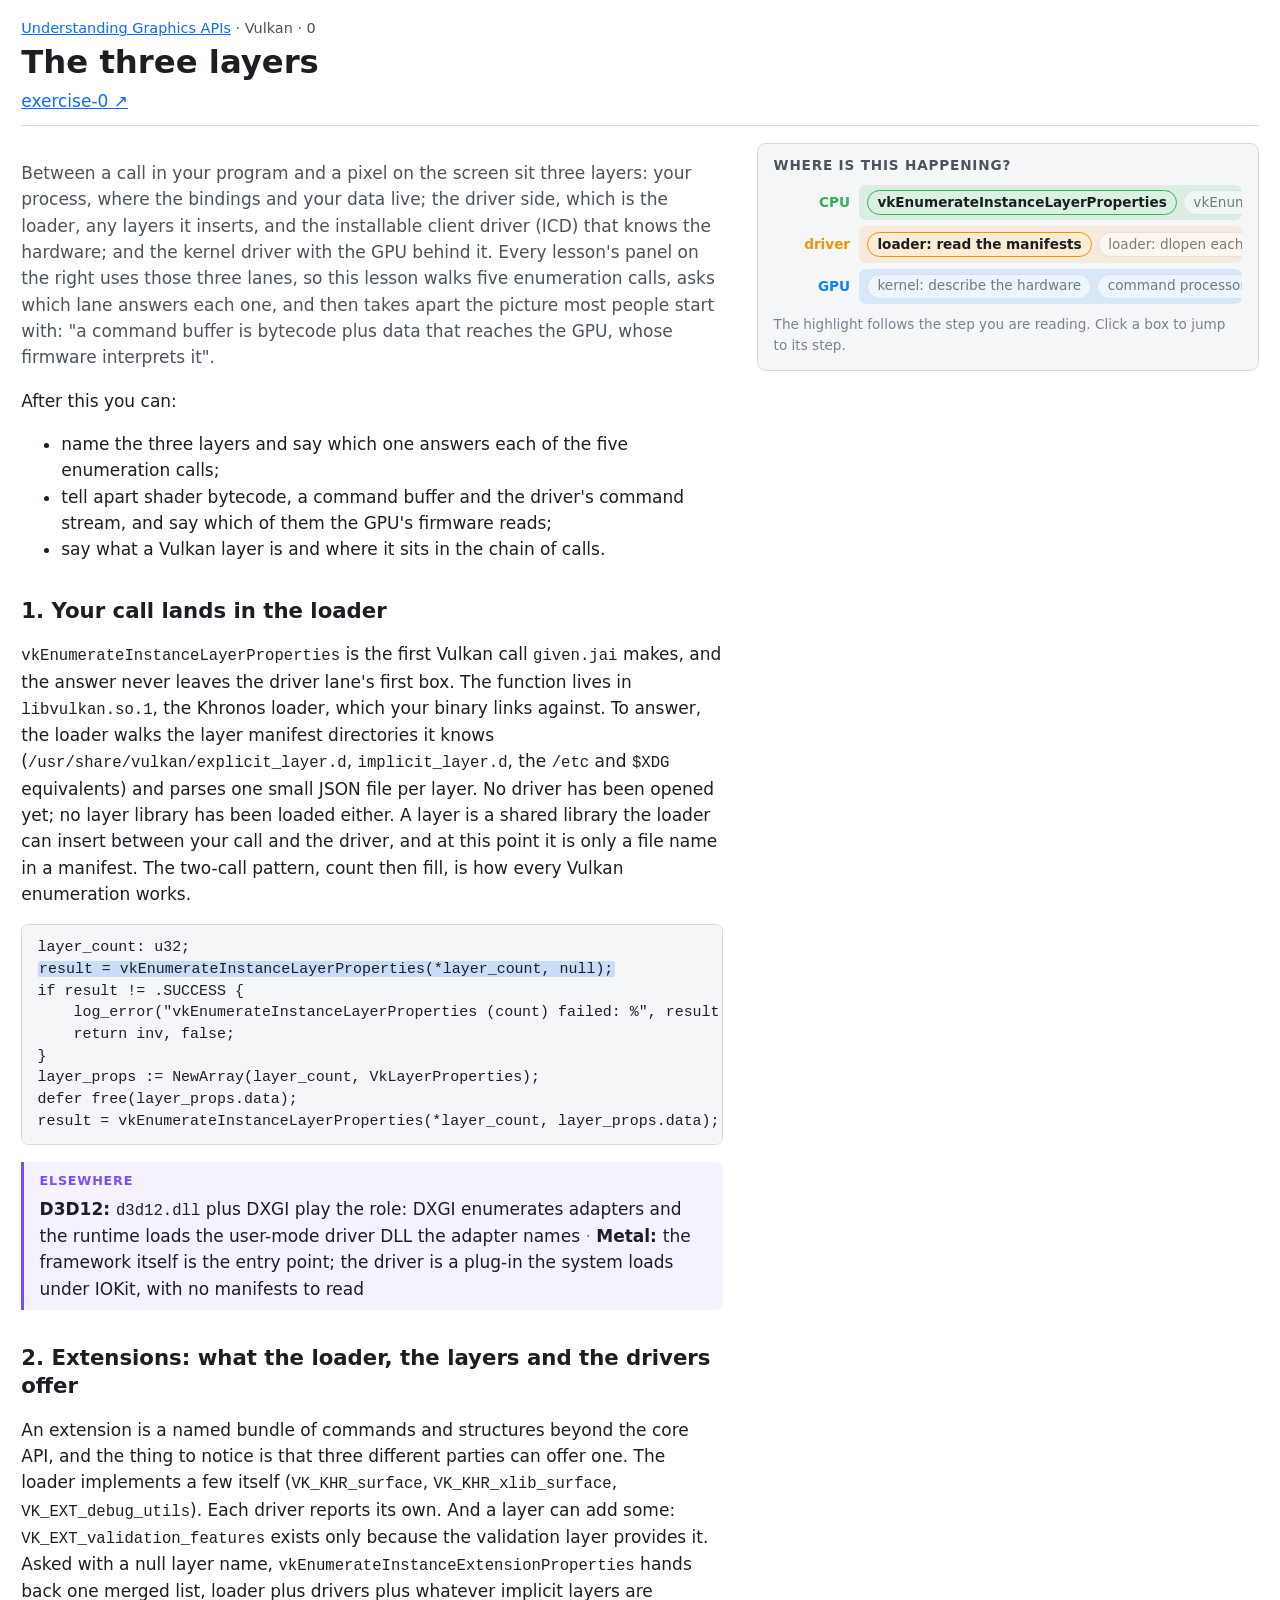
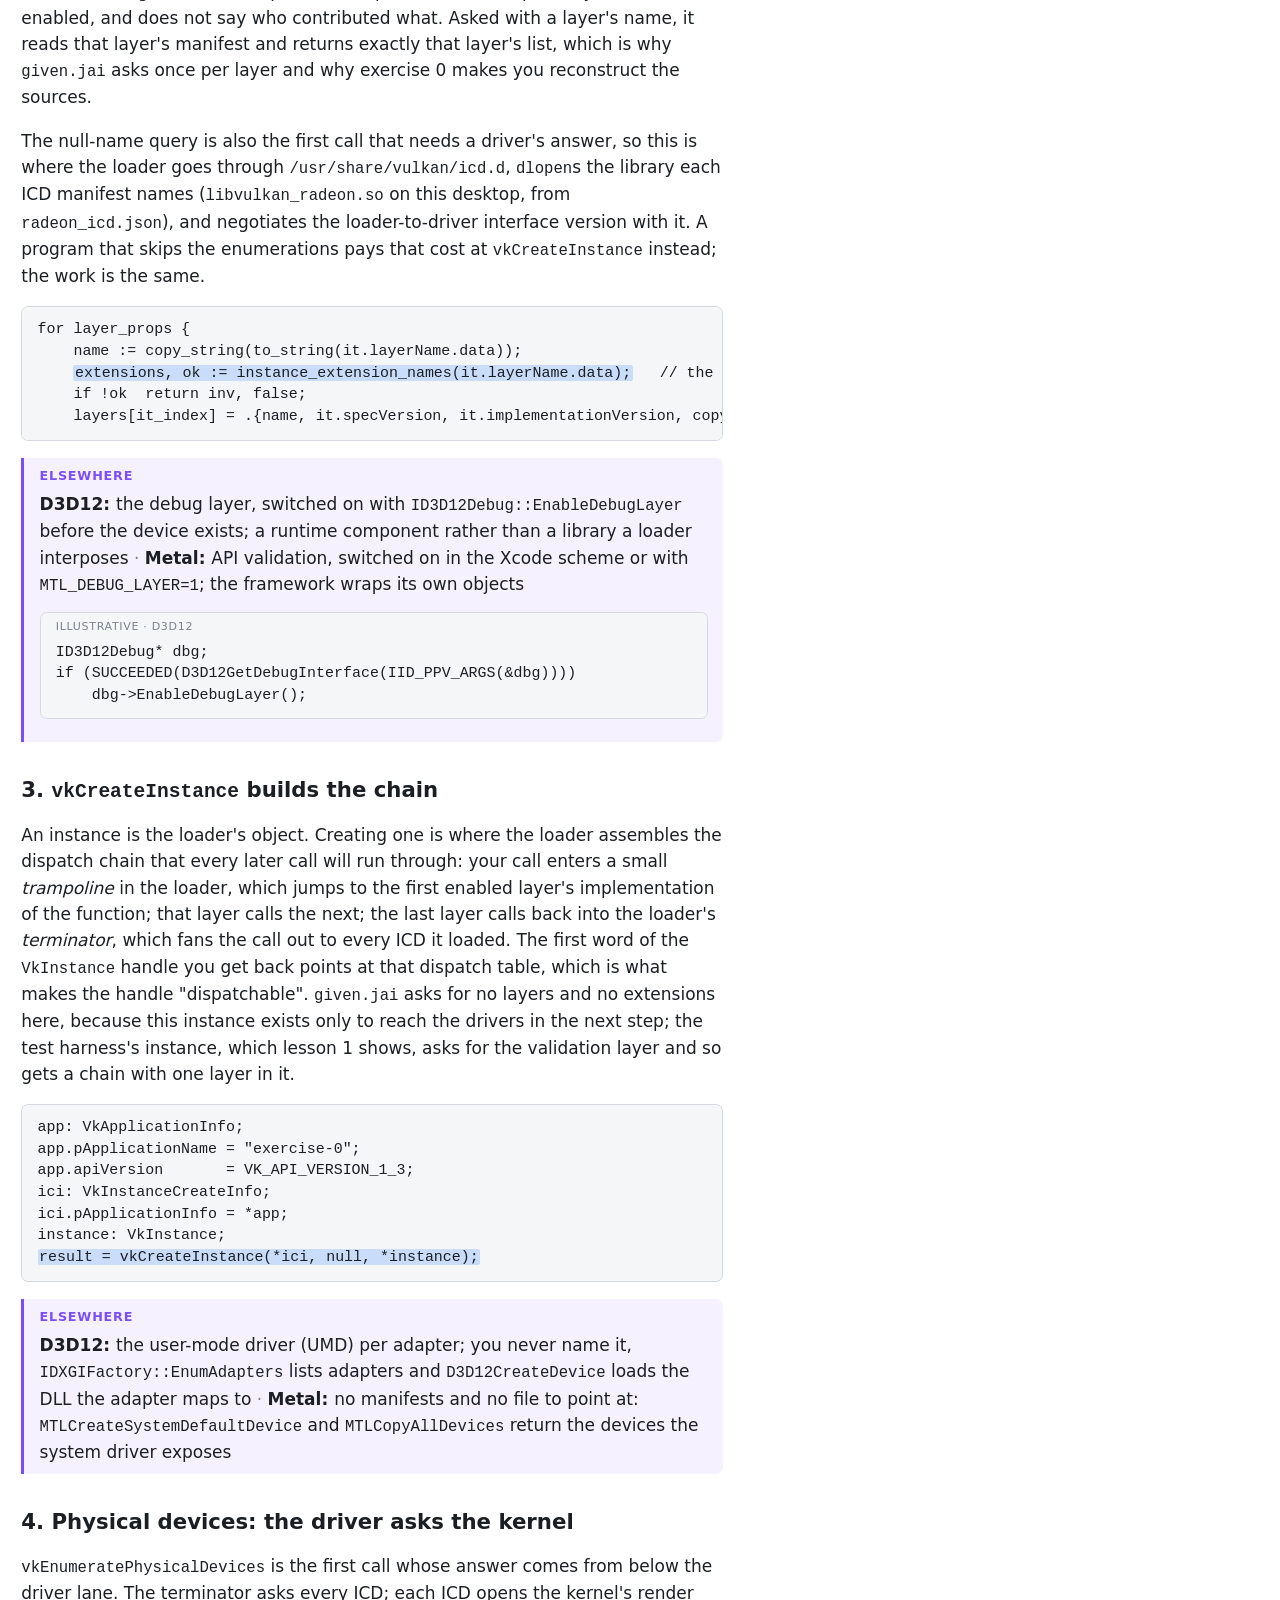
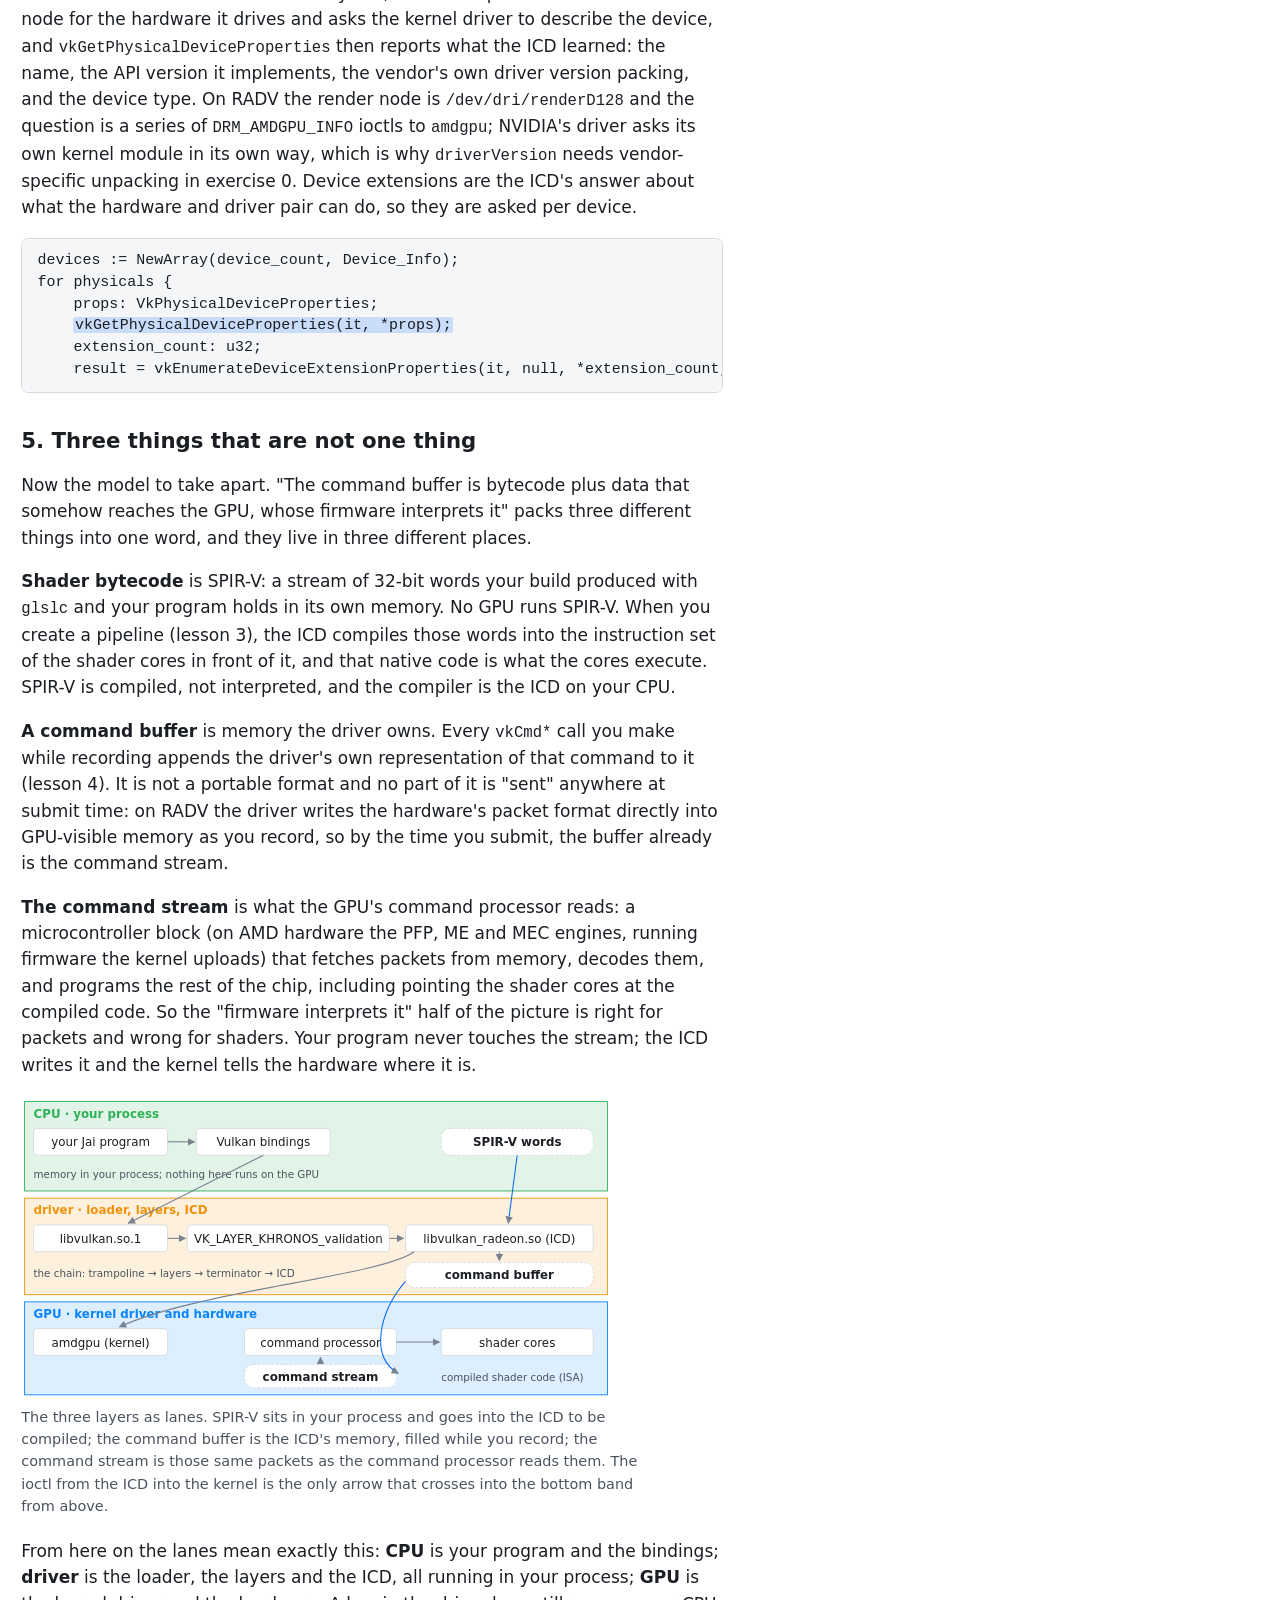
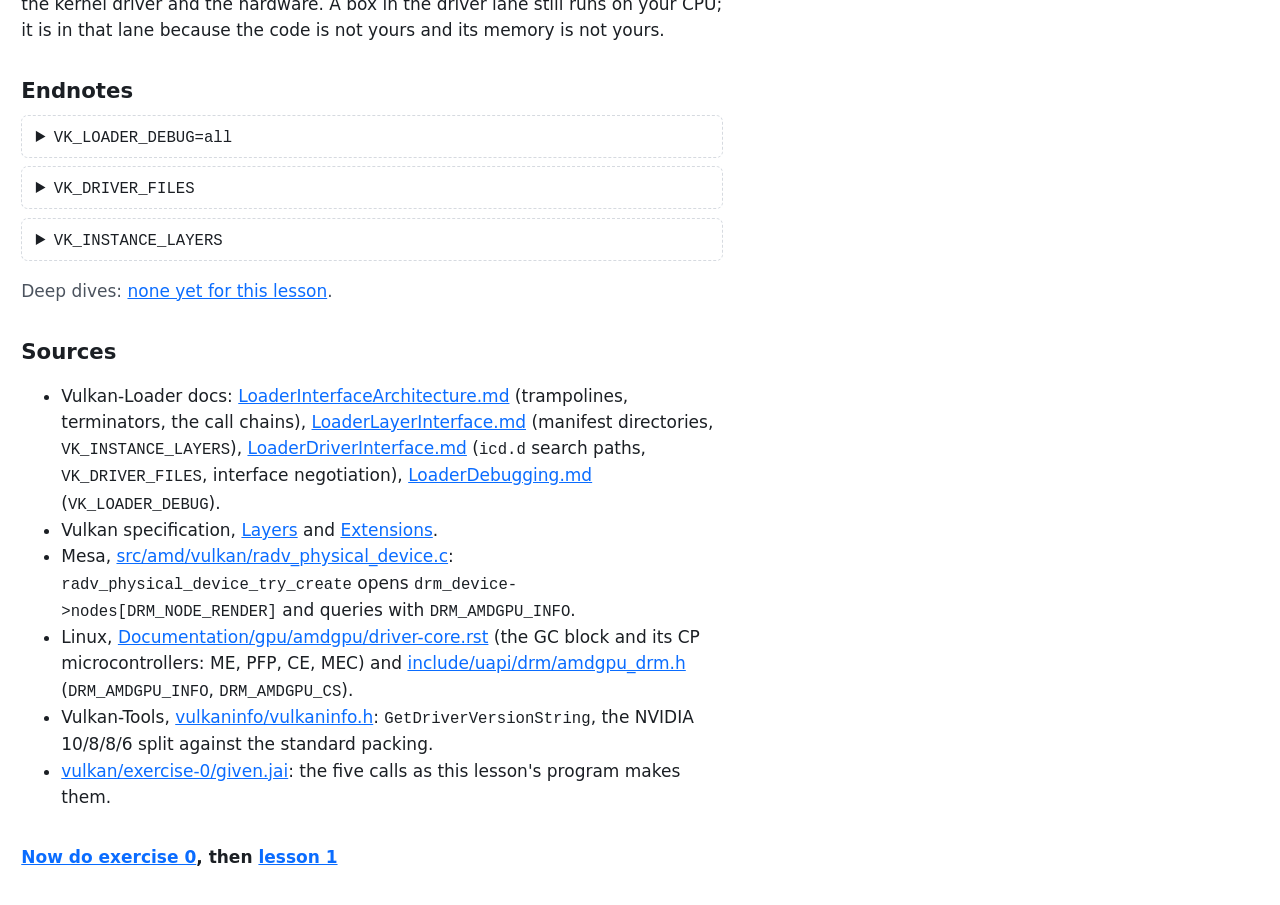
<file: lessons/vulkan/00-three-layers.html>
<!doctype html>
<html lang="en">
<head>
<meta charset="utf-8">
<meta name="viewport" content="width=device-width, initial-scale=1">
<title>Vulkan 0 · The three layers</title>
<link rel="stylesheet" href="../assets/lesson.css">
<script src="../assets/spine.js" defer></script>
</head>
<body>
<article class="lesson" data-track="vulkan" data-number="0">

<header class="lesson-head">
  <p class="crumbs"><a href="../../index.html">Understanding Graphics APIs</a> · Vulkan · 0</p>
  <h1>The three layers</h1>
  <p class="lesson-links"><a class="exercise" href="../../vulkan/exercise-0/README.md">exercise-0 ↗</a></p>
</header>

<div class="where">
  <div class="strip"></div>
  <aside class="spine">
    <h2 class="spine-title">Where is this happening?</h2>
    <div class="lane" data-lane="cpu"><span class="lane-tag">CPU</span><div class="bar">
      <button class="box" data-step="s1">vkEnumerateInstanceLayerProperties</button>
      <button class="box" data-step="s2">vkEnumerateInstanceExtensionProperties</button>
      <button class="box" data-step="s3">vkCreateInstance</button>
      <button class="box" data-step="s4">vkEnumeratePhysicalDevices</button>
      <button class="box" data-step="s5">SPIR-V words in your process</button>
    </div></div>
    <div class="lane" data-lane="driver"><span class="lane-tag">driver</span><div class="bar">
      <button class="box" data-step="s1">loader: read the manifests</button>
      <button class="box" data-step="s2">loader: dlopen each ICD</button>
      <span class="arrow" data-step="s2">→</span>
      <button class="box" data-step="s2">loader + layers: merge the lists</button>
      <button class="box" data-step="s3">loader: trampoline → layers → terminator</button>
      <span class="arrow" data-step="s3">→</span>
      <button class="box" data-step="s3">each ICD: vkCreateInstance</button>
      <button class="box" data-step="s4">ICD: open the render node</button>
      <button class="box" data-step="s5">ICD: compile (lesson 3), record (lesson 4)</button>
    </div></div>
    <div class="lane" data-lane="gpu"><span class="lane-tag">GPU</span><div class="bar">
      <button class="box" data-step="s4">kernel: describe the hardware</button>
      <button class="box" data-step="s5">command processor firmware reads the stream</button>
    </div></div>
    <p class="spine-legend">The highlight follows the step you are reading. Click a box to jump to its step.</p>
  </aside>
</div>

<div class="body">
<noscript><p class="notice">Scripts are off, so the panel does not follow the text. Everything else on this page works without them.</p></noscript>

<p class="lead">Between a call in your program and a pixel on the screen sit three layers: your process, where the
bindings and your data live; the driver side, which is the loader, any layers it inserts, and the
installable client driver (ICD) that knows the hardware; and the kernel driver with the GPU behind it.
Every lesson's panel on the right uses those three lanes, so this lesson walks five enumeration
calls, asks which lane answers each one, and then takes apart the picture most people start with:
"a command buffer is bytecode plus data that reaches the GPU, whose firmware interprets it".</p>

<p>After this you can:</p>
<ul class="outcomes">
  <li>name the three layers and say which one answers each of the five enumeration calls;</li>
  <li>tell apart shader bytecode, a command buffer and the driver's command stream, and say which of them the GPU's firmware reads;</li>
  <li>say what a Vulkan layer is and where it sits in the chain of calls.</li>
</ul>

<section class="step" id="s1">
  <h2>1. Your call lands in the loader</h2>
  <p><code>vkEnumerateInstanceLayerProperties</code> is the first Vulkan call <code>given.jai</code> makes, and the
  answer never leaves the driver lane's first box. The function lives in <code>libvulkan.so.1</code>, the Khronos
  loader, which your binary links against. To answer, the loader walks the layer manifest directories it
  knows (<code>/usr/share/vulkan/explicit_layer.d</code>, <code>implicit_layer.d</code>, the <code>/etc</code> and
  <code>$XDG</code> equivalents) and parses one small JSON file per layer. No driver has been opened yet; no
  layer library has been loaded either. A layer is a shared library the loader can insert between your
  call and the driver, and at this point it is only a file name in a manifest. The two-call pattern,
  count then fill, is how every Vulkan enumeration works.</p>
  <pre class="snippet" data-src="vulkan/exercise-0/given.jai:27"><code>layer_count: u32;
<mark>result = vkEnumerateInstanceLayerProperties(*layer_count, null);</mark>
if result != .SUCCESS {
    log_error("vkEnumerateInstanceLayerProperties (count) failed: %", result);
    return inv, false;
}
layer_props := NewArray(layer_count, VkLayerProperties);
defer free(layer_props.data);
result = vkEnumerateInstanceLayerProperties(*layer_count, layer_props.data);</code></pre>
  <aside class="sidebar" id="sb-loader" data-term="Loader">
    <p class="sidebar-lead">Elsewhere</p>
    <dl class="elsewhere">
      <dt>D3D12</dt><dd><code>d3d12.dll</code> plus DXGI play the role: DXGI enumerates adapters and the runtime loads the user-mode driver DLL the adapter names</dd>
      <dt>Metal</dt><dd>the framework itself is the entry point; the driver is a plug-in the system loads under IOKit, with no manifests to read</dd>
    </dl>
  </aside>
</section>

<section class="step" id="s2">
  <h2>2. Extensions: what the loader, the layers and the drivers offer</h2>
  <p>An extension is a named bundle of commands and structures beyond the core API, and the thing to
  notice is that three different parties can offer one. The loader implements a few itself
  (<code>VK_KHR_surface</code>, <code>VK_KHR_xlib_surface</code>, <code>VK_EXT_debug_utils</code>). Each driver reports its
  own. And a layer can add some: <code>VK_EXT_validation_features</code> exists only because the validation layer
  provides it. Asked with a null layer name, <code>vkEnumerateInstanceExtensionProperties</code> hands back one
  merged list, loader plus drivers plus whatever implicit layers are enabled, and does not say who
  contributed what. Asked with a layer's name, it reads that layer's manifest and returns exactly that
  layer's list, which is why <code>given.jai</code> asks once per layer and why exercise 0 makes you
  reconstruct the sources.</p>
  <p>The null-name query is also the first call that needs a driver's answer, so this is where the loader
  goes through <code>/usr/share/vulkan/icd.d</code>, <code>dlopen</code>s the library each ICD manifest names
  (<code>libvulkan_radeon.so</code> on this desktop, from <code>radeon_icd.json</code>), and negotiates the
  loader-to-driver interface version with it. A program that skips the enumerations pays that cost at
  <code>vkCreateInstance</code> instead; the work is the same.</p>
  <pre class="snippet" data-src="vulkan/exercise-0/given.jai:42"><code>for layer_props {
    name := copy_string(to_string(it.layerName.data));
    <mark>extensions, ok := instance_extension_names(it.layerName.data);</mark>   // the layer's own list, from its manifest; the API's buffer is null-terminated, a Jai string is not
    if !ok  return inv, false;
    layers[it_index] = .{name, it.specVersion, it.implementationVersion, copy_string(to_string(it.description.data)), extensions};</code></pre>
  <aside class="sidebar" id="sb-layer" data-term="Validation layer">
    <p class="sidebar-lead">Elsewhere</p>
    <dl class="elsewhere">
      <dt>D3D12</dt><dd>the debug layer, switched on with <code>ID3D12Debug::EnableDebugLayer</code> before the device exists; a runtime component rather than a library a loader interposes</dd>
      <dt>Metal</dt><dd>API validation, switched on in the Xcode scheme or with <code>MTL_DEBUG_LAYER=1</code>; the framework wraps its own objects</dd>
    </dl>
    <pre class="snippet" data-illustrative="d3d12"><code>ID3D12Debug* dbg;
if (SUCCEEDED(D3D12GetDebugInterface(IID_PPV_ARGS(&amp;dbg))))
    dbg-&gt;EnableDebugLayer();</code></pre>
  </aside>
</section>

<section class="step" id="s3">
  <h2>3. <code>vkCreateInstance</code> builds the chain</h2>
  <p>An instance is the loader's object. Creating one is where the loader assembles the dispatch chain
  that every later call will run through: your call enters a small <em>trampoline</em> in the loader, which
  jumps to the first enabled layer's implementation of the function; that layer calls the next; the last
  layer calls back into the loader's <em>terminator</em>, which fans the call out to every ICD it loaded. The
  first word of the <code>VkInstance</code> handle you get back points at that dispatch table, which is what makes
  the handle "dispatchable". <code>given.jai</code> asks for no layers and no extensions here, because this
  instance exists only to reach the drivers in the next step; the test harness's instance, which lesson 1
  shows, asks for the validation layer and so gets a chain with one layer in it.</p>
  <pre class="snippet" data-src="vulkan/exercise-0/given.jai:58"><code>app: VkApplicationInfo;
app.pApplicationName = "exercise-0";
app.apiVersion       = VK_API_VERSION_1_3;
ici: VkInstanceCreateInfo;
ici.pApplicationInfo = *app;
instance: VkInstance;
<mark>result = vkCreateInstance(*ici, null, *instance);</mark></code></pre>
  <aside class="sidebar" id="sb-icd" data-term="ICD">
    <p class="sidebar-lead">Elsewhere</p>
    <dl class="elsewhere">
      <dt>D3D12</dt><dd>the user-mode driver (UMD) per adapter; you never name it, <code>IDXGIFactory::EnumAdapters</code> lists adapters and <code>D3D12CreateDevice</code> loads the DLL the adapter maps to</dd>
      <dt>Metal</dt><dd>no manifests and no file to point at: <code>MTLCreateSystemDefaultDevice</code> and <code>MTLCopyAllDevices</code> return the devices the system driver exposes</dd>
    </dl>
  </aside>
</section>

<section class="step" id="s4">
  <h2>4. Physical devices: the driver asks the kernel</h2>
  <p><code>vkEnumeratePhysicalDevices</code> is the first call whose answer comes from below the driver lane. The
  terminator asks every ICD; each ICD opens the kernel's render node for the hardware it drives and asks
  the kernel driver to describe the device, and <code>vkGetPhysicalDeviceProperties</code> then reports what the
  ICD learned: the name, the API version it implements, the vendor's own driver version packing, and the
  device type. On RADV the render node is <code>/dev/dri/renderD128</code> and the question is a series of
  <code>DRM_AMDGPU_INFO</code> ioctls to <code>amdgpu</code>; NVIDIA's driver asks its own kernel module in its
  own way, which is why <code>driverVersion</code> needs vendor-specific unpacking in exercise 0. Device
  extensions are the ICD's answer about what the hardware and driver pair can do, so they are asked per
  device.</p>
  <pre class="snippet" data-src="vulkan/exercise-0/given.jai:85"><code>devices := NewArray(device_count, Device_Info);
for physicals {
    props: VkPhysicalDeviceProperties;
    <mark>vkGetPhysicalDeviceProperties(it, *props);</mark>
    extension_count: u32;
    result = vkEnumerateDeviceExtensionProperties(it, null, *extension_count, null);</code></pre>
</section>

<section class="step" id="s5">
  <h2>5. Three things that are not one thing</h2>
  <p>Now the model to take apart. "The command buffer is bytecode plus data that somehow reaches the GPU,
  whose firmware interprets it" packs three different things into one word, and they live in three
  different places.</p>
  <p><strong>Shader bytecode</strong> is SPIR-V: a stream of 32-bit words your build produced with
  <code>glslc</code> and your program holds in its own memory. No GPU runs SPIR-V. When you create a pipeline
  (lesson 3), the ICD compiles those words into the instruction set of the shader cores in front of it,
  and that native code is what the cores execute. SPIR-V is compiled, not interpreted, and the compiler is
  the ICD on your CPU.</p>
  <p><strong>A command buffer</strong> is memory the driver owns. Every <code>vkCmd*</code> call you make while
  recording appends the driver's own representation of that command to it (lesson 4). It is not a
  portable format and no part of it is "sent" anywhere at submit time: on RADV the driver writes the
  hardware's packet format directly into GPU-visible memory as you record, so by the time you submit, the
  buffer already is the command stream.</p>
  <p><strong>The command stream</strong> is what the GPU's command processor reads: a microcontroller block
  (on AMD hardware the PFP, ME and MEC engines, running firmware the kernel uploads) that fetches packets
  from memory, decodes them, and programs the rest of the chip, including pointing the shader cores at the
  compiled code. So the "firmware interprets it" half of the picture is right for packets and wrong for
  shaders. Your program never touches the stream; the ICD writes it and the kernel tells the hardware
  where it is.</p>
  <figure class="diagram">
    <svg viewBox="0 0 660 336" role="img" aria-labelledby="fig0-title">
      <title id="fig0-title">The three layers, with the three things that are not one thing placed where they live</title>
      <defs>
        <marker id="arrowhead" viewBox="0 0 10 10" refX="9" refY="5" markerWidth="7" markerHeight="7" orient="auto-start-reverse"><path d="M0,0 L10,5 L0,10 z"/></marker>
      </defs>
      <g data-lane="cpu">
        <rect class="band" x="4" y="4" width="652" height="100"/>
        <text class="band-tag" x="14" y="22">CPU · your process</text>
        <g class="node"><rect x="14" y="34" width="150" height="30"/><text x="89" y="54" text-anchor="middle">your Jai program</text></g>
        <g class="node"><rect x="196" y="34" width="150" height="30"/><text x="271" y="54" text-anchor="middle">Vulkan bindings</text></g>
        <g class="token"><rect x="470" y="34" width="170" height="30"/><text x="555" y="54" text-anchor="middle">SPIR-V words</text></g>
        <path class="link" d="M164,49 L194,49"/>
        <text class="small" x="14" y="90">memory in your process; nothing here runs on the GPU</text>
      </g>
      <g data-lane="driver">
        <rect class="band" x="4" y="112" width="652" height="108"/>
        <text class="band-tag" x="14" y="130">driver · loader, layers, ICD</text>
        <g class="node"><rect x="14" y="142" width="150" height="30"/><text x="89" y="162" text-anchor="middle">libvulkan.so.1</text></g>
        <g class="node"><rect x="186" y="142" width="226" height="30"/><text x="299" y="162" text-anchor="middle">VK_LAYER_KHRONOS_validation</text></g>
        <g class="node"><rect x="430" y="142" width="210" height="30"/><text x="535" y="162" text-anchor="middle">libvulkan_radeon.so (ICD)</text></g>
        <g class="token"><rect x="430" y="184" width="210" height="28"/><text x="535" y="203" text-anchor="middle">command buffer</text></g>
        <path class="link" d="M271,64 L120,140"/>
        <path class="link" d="M164,157 L184,157"/>
        <path class="link" d="M412,157 L428,157"/>
        <path class="link hot" d="M555,64 L545,140"/>
        <path class="link" d="M535,172 L535,182"/>
        <text class="small" x="14" y="200">the chain: trampoline → layers → terminator → ICD</text>
      </g>
      <g data-lane="gpu">
        <rect class="band" x="4" y="228" width="652" height="104"/>
        <text class="band-tag" x="14" y="246">GPU · kernel driver and hardware</text>
        <g class="node"><rect x="14" y="258" width="150" height="30"/><text x="89" y="278" text-anchor="middle">amdgpu (kernel)</text></g>
        <g class="node"><rect x="250" y="258" width="170" height="30"/><text x="335" y="278" text-anchor="middle">command processor</text></g>
        <g class="node"><rect x="470" y="258" width="170" height="30"/><text x="555" y="278" text-anchor="middle">shader cores</text></g>
        <g class="token"><rect x="250" y="298" width="170" height="26"/><text x="335" y="316" text-anchor="middle">command stream</text></g>
        <path class="link" d="M440,172 C 400,200 200,215 110,256"/>
        <path class="link hot" d="M430,205 C 400,240 390,290 422,308"/>
        <path class="link" d="M335,296 L335,290"/>
        <path class="link" d="M420,273 L468,273"/>
        <text class="small" x="470" y="316">compiled shader code (ISA)</text>
      </g>
    </svg>
    <figcaption>The three layers as lanes. SPIR-V sits in your process and goes into the ICD to be compiled; the
    command buffer is the ICD's memory, filled while you record; the command stream is those same packets as the
    command processor reads them. The ioctl from the ICD into the kernel is the only arrow that crosses into the
    bottom band from above.</figcaption>
  </figure>
  <p>From here on the lanes mean exactly this: <strong>CPU</strong> is your program and the bindings;
  <strong>driver</strong> is the loader, the layers and the ICD, all running in your process; <strong>GPU</strong>
  is the kernel driver and the hardware. A box in the driver lane still runs on your CPU; it is in that
  lane because the code is not yours and its memory is not yours.</p>
</section>

<section class="endnotes">
  <h2>Endnotes</h2>
  <details class="endnote">
    <summary><code>VK_LOADER_DEBUG=all</code></summary>
    <p>A common alternative to guessing what the loader did is <code>VK_LOADER_DEBUG=all</code> in the environment,
    which enables the loader's own trace; useful for seeing which manifests it read, which driver libraries
    it opened and which layers it inserted; the cost is a great deal of stderr and no code change at all.</p>
  </details>
  <details class="endnote">
    <summary><code>VK_DRIVER_FILES</code></summary>
    <p>A common alternative on a machine with two GPUs is <code>VK_DRIVER_FILES</code>, which pins the loader to one
    ICD manifest; useful on the hybrid laptop when the integrated GPU keeps answering first; the cost is a
    per-run environment variable, and the other GPU vanishes from <code>vkEnumeratePhysicalDevices</code>.</p>
  </details>
  <details class="endnote">
    <summary><code>VK_INSTANCE_LAYERS</code></summary>
    <p>A common alternative to naming a layer in <code>VkInstanceCreateInfo</code> is <code>VK_INSTANCE_LAYERS</code>,
    which makes the loader enable it for every instance the program creates; useful for trying RenderDoc's
    capture layer on a program you did not write; the cost is the environment variable and a layer the
    program did not ask for sitting in its chain.</p>
  </details>
</section>

<p class="deep-dive">Deep dives: <a href="deep-dives/README.md">none yet for this lesson</a>.</p>

<section class="sources">
  <h2>Sources</h2>
  <ul>
    <li>Vulkan-Loader docs: <a href="https://github.com/KhronosGroup/Vulkan-Loader/blob/main/docs/LoaderInterfaceArchitecture.md">LoaderInterfaceArchitecture.md</a> (trampolines, terminators, the call chains),
        <a href="https://github.com/KhronosGroup/Vulkan-Loader/blob/main/docs/LoaderLayerInterface.md">LoaderLayerInterface.md</a> (manifest directories, <code>VK_INSTANCE_LAYERS</code>),
        <a href="https://github.com/KhronosGroup/Vulkan-Loader/blob/main/docs/LoaderDriverInterface.md">LoaderDriverInterface.md</a> (<code>icd.d</code> search paths, <code>VK_DRIVER_FILES</code>, interface negotiation),
        <a href="https://github.com/KhronosGroup/Vulkan-Loader/blob/main/docs/LoaderDebugging.md">LoaderDebugging.md</a> (<code>VK_LOADER_DEBUG</code>).</li>
    <li>Vulkan specification, <a href="https://registry.khronos.org/vulkan/specs/latest/html/vkspec.html#extendingvulkan-layers">Layers</a> and
        <a href="https://registry.khronos.org/vulkan/specs/latest/html/vkspec.html#extendingvulkan-extensions">Extensions</a>.</li>
    <li>Mesa, <a href="https://gitlab.freedesktop.org/mesa/mesa/-/blob/main/src/amd/vulkan/radv_physical_device.c">src/amd/vulkan/radv_physical_device.c</a>: <code>radv_physical_device_try_create</code> opens <code>drm_device-&gt;nodes[DRM_NODE_RENDER]</code> and queries with <code>DRM_AMDGPU_INFO</code>.</li>
    <li>Linux, <a href="https://github.com/torvalds/linux/blob/master/Documentation/gpu/amdgpu/driver-core.rst">Documentation/gpu/amdgpu/driver-core.rst</a> (the GC block and its CP microcontrollers: ME, PFP, CE, MEC) and
        <a href="https://github.com/torvalds/linux/blob/master/include/uapi/drm/amdgpu_drm.h">include/uapi/drm/amdgpu_drm.h</a> (<code>DRM_AMDGPU_INFO</code>, <code>DRM_AMDGPU_CS</code>).</li>
    <li>Vulkan-Tools, <a href="https://github.com/KhronosGroup/Vulkan-Tools/blob/main/vulkaninfo/vulkaninfo.h">vulkaninfo/vulkaninfo.h</a>: <code>GetDriverVersionString</code>, the NVIDIA 10/8/8/6 split against the standard packing.</li>
    <li><a href="../../vulkan/exercise-0/given.jai">vulkan/exercise-0/given.jai</a>: the five calls as this lesson's program makes them.</li>
  </ul>
</section>

<p class="next"><a href="../../vulkan/exercise-0/README.md">Now do exercise 0</a>, then <a href="01-instance-device-queues.html">lesson 1</a></p>
</div>

</article>
</body>
</html>
</file>
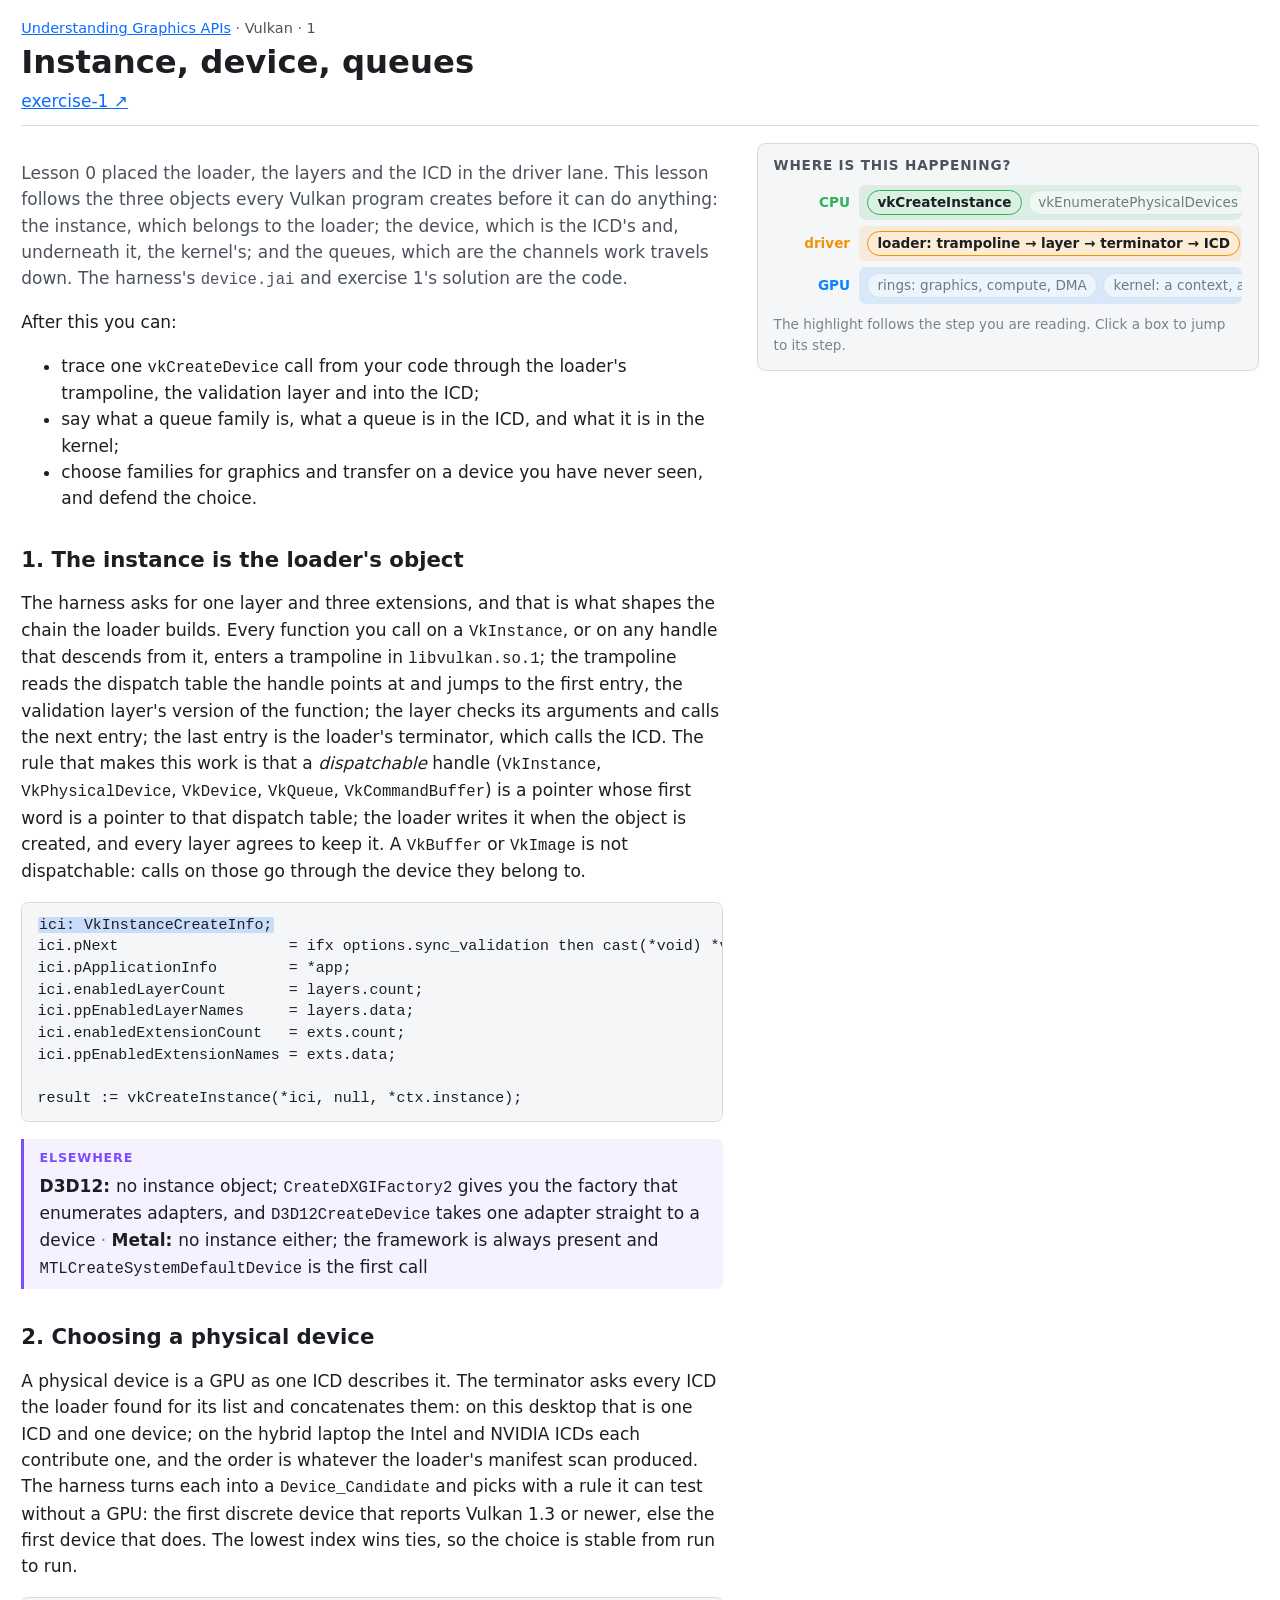
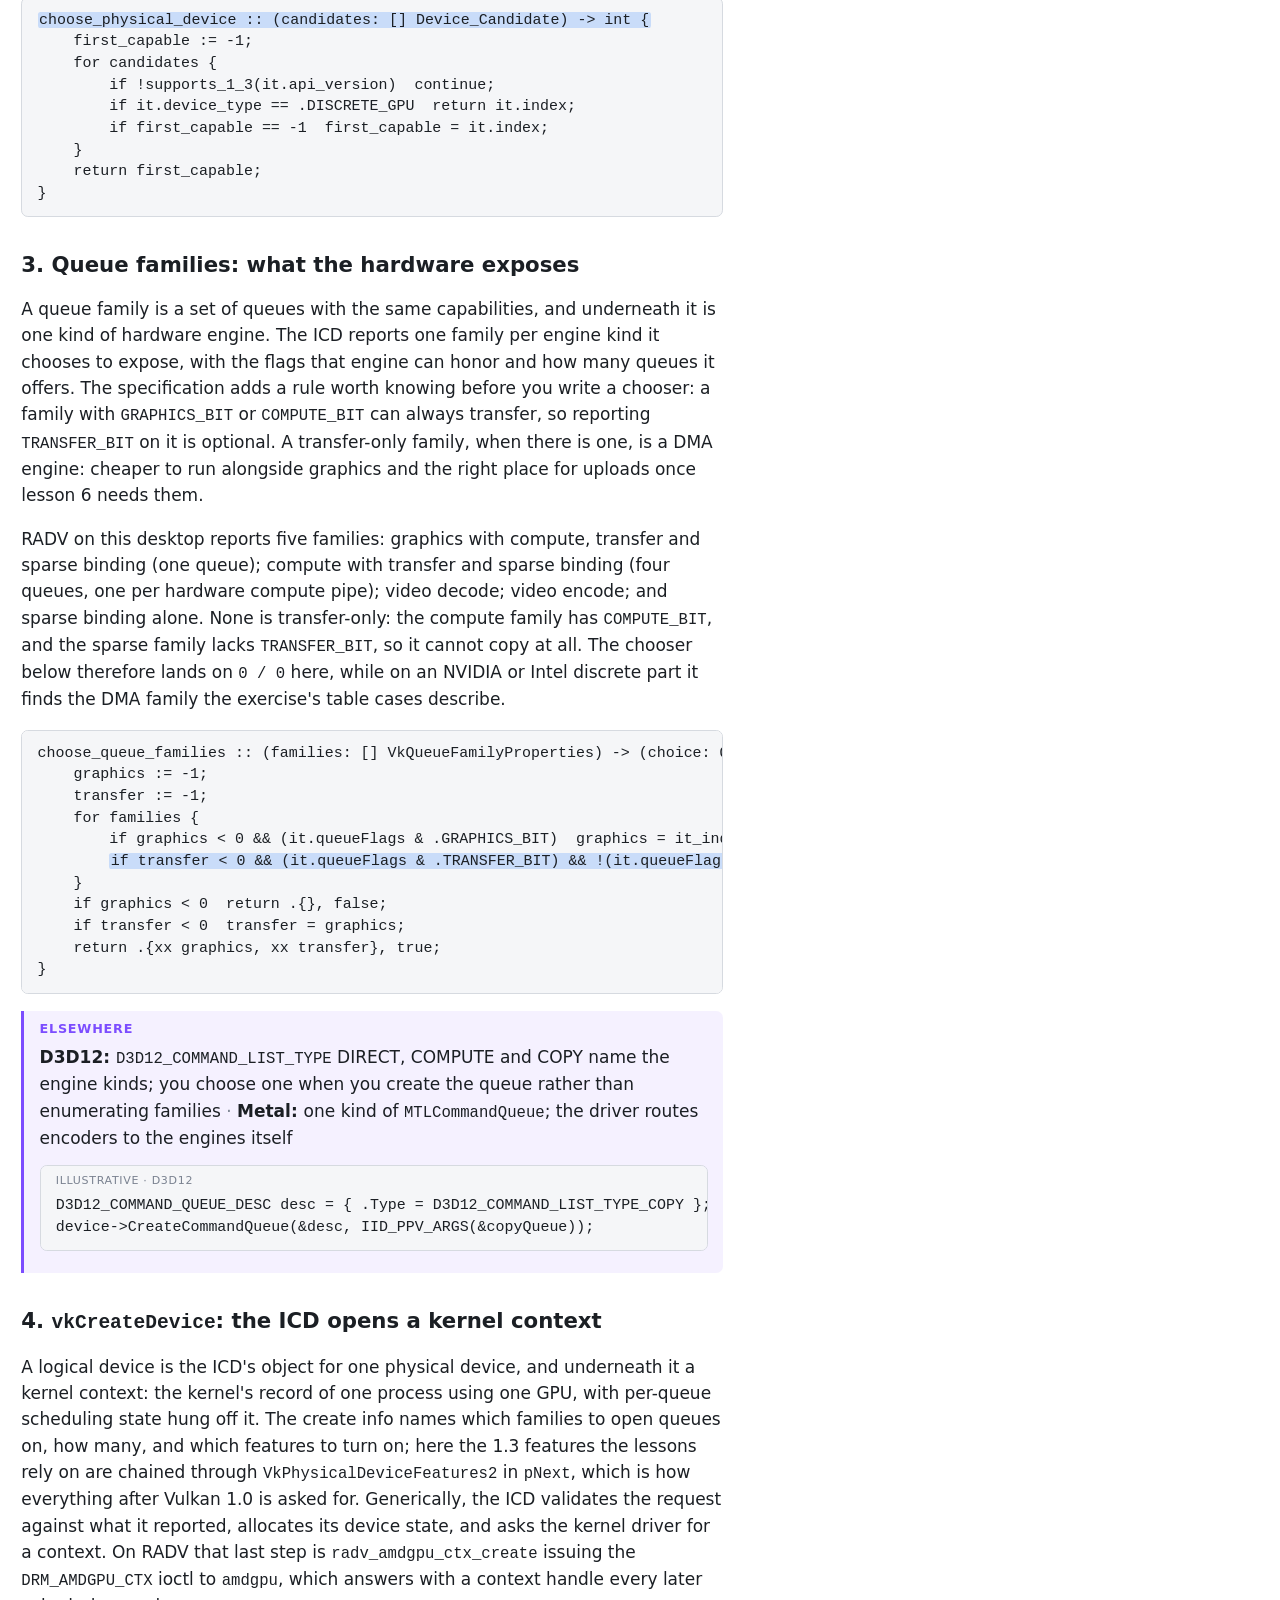
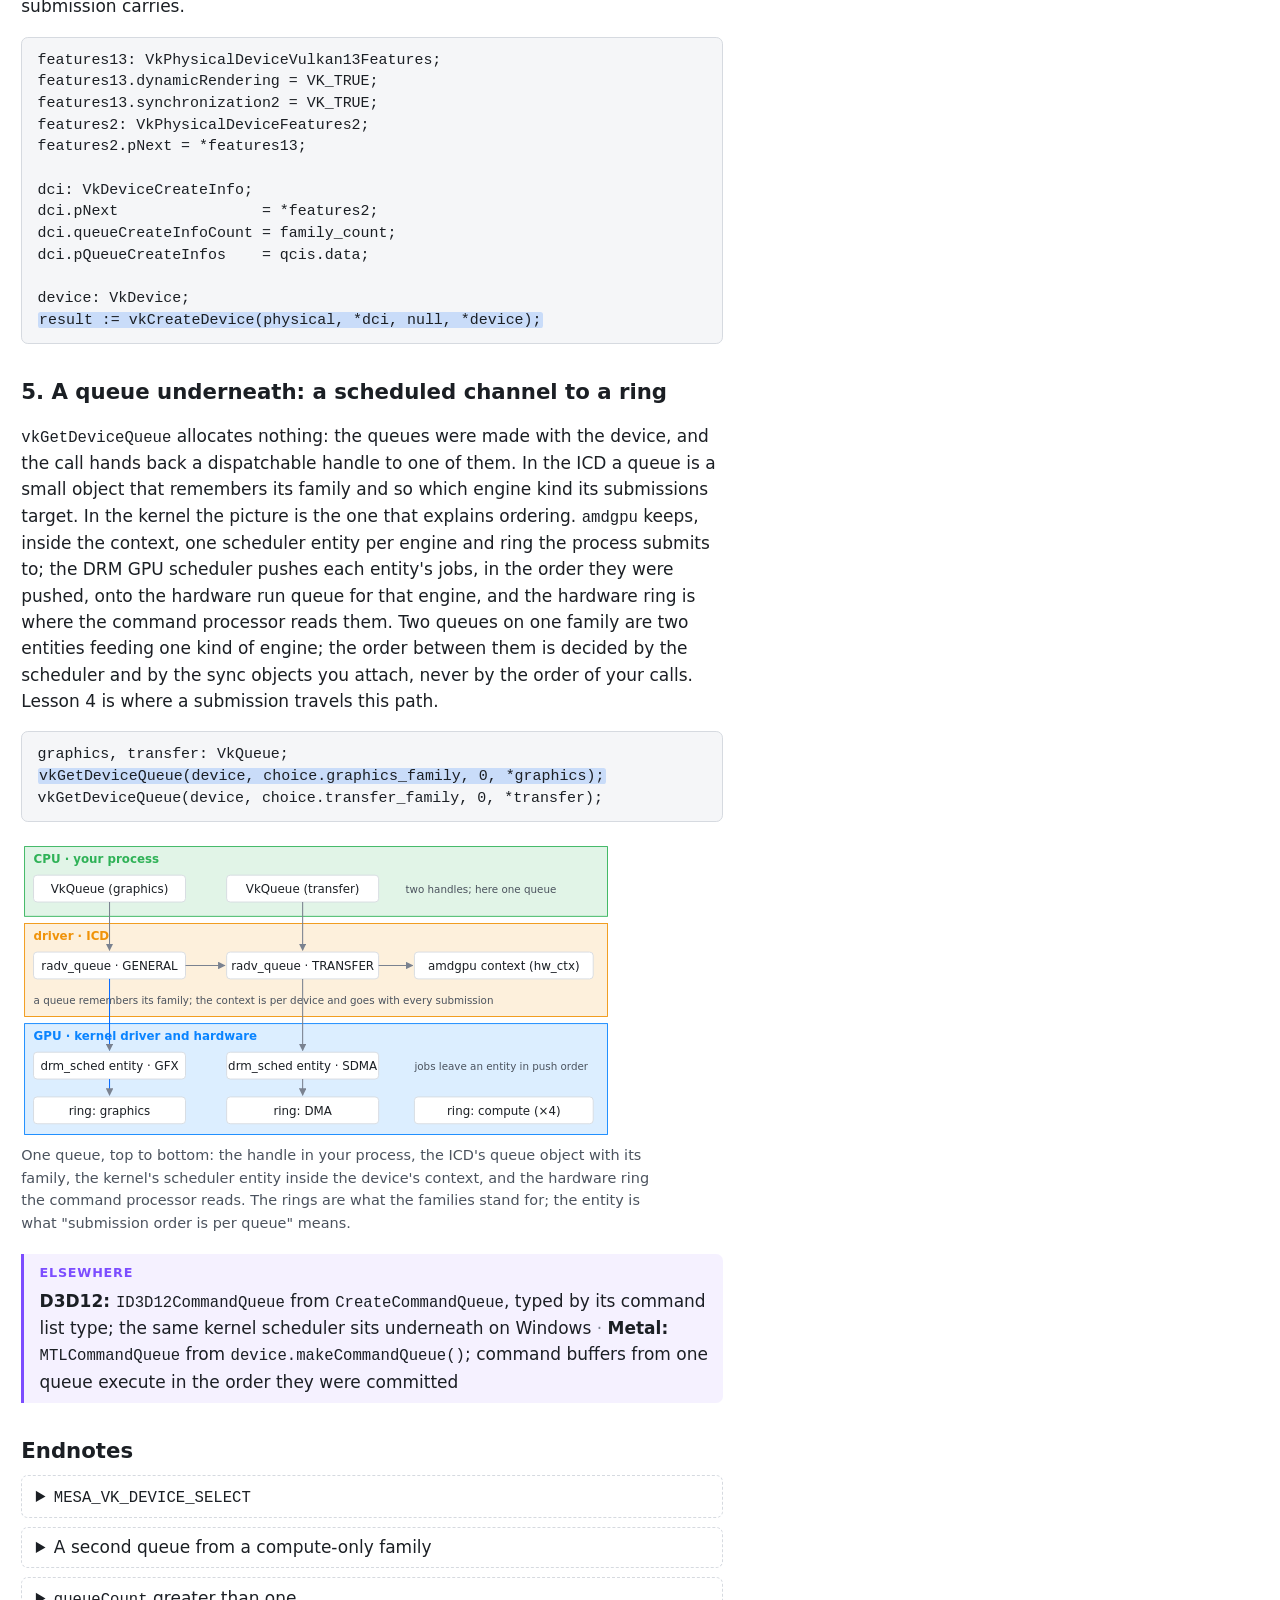
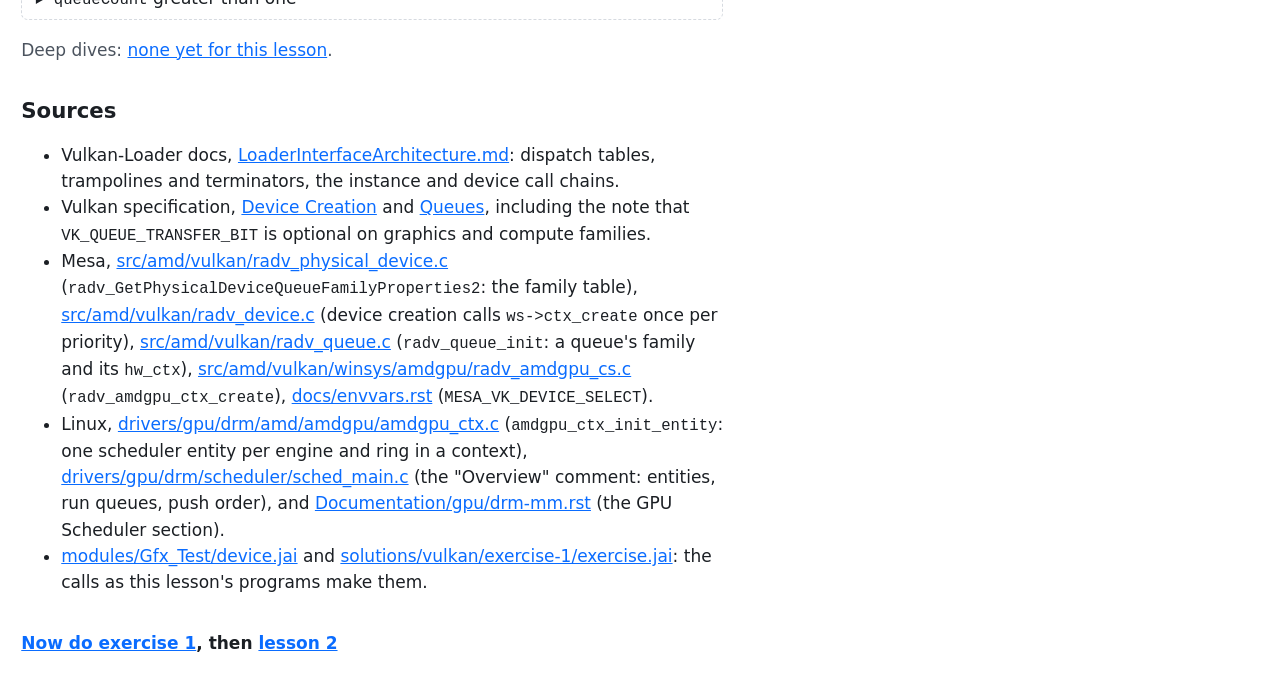
<file: lessons/vulkan/01-instance-device-queues.html>
<!doctype html>
<html lang="en">
<head>
<meta charset="utf-8">
<meta name="viewport" content="width=device-width, initial-scale=1">
<title>Vulkan 1 · Instance, device, queues</title>
<link rel="stylesheet" href="../assets/lesson.css">
<script src="../assets/spine.js" defer></script>
</head>
<body>
<article class="lesson" data-track="vulkan" data-number="1">

<header class="lesson-head">
  <p class="crumbs"><a href="../../index.html">Understanding Graphics APIs</a> · Vulkan · 1</p>
  <h1>Instance, device, queues</h1>
  <p class="lesson-links"><a class="exercise" href="../../vulkan/exercise-1/README.md">exercise-1 ↗</a></p>
</header>

<div class="where">
  <div class="strip"></div>
  <aside class="spine">
    <h2 class="spine-title">Where is this happening?</h2>
    <div class="lane" data-lane="cpu"><span class="lane-tag">CPU</span><div class="bar">
      <button class="box" data-step="s1">vkCreateInstance</button>
      <button class="box" data-step="s2">vkEnumeratePhysicalDevices</button>
      <button class="box" data-step="s3">vkGetPhysicalDeviceQueueFamilyProperties</button>
      <button class="box" data-step="s4">vkCreateDevice</button>
      <button class="box" data-step="s5">vkGetDeviceQueue</button>
    </div></div>
    <div class="lane" data-lane="driver"><span class="lane-tag">driver</span><div class="bar">
      <button class="box" data-step="s1">loader: trampoline → layer → terminator → ICD</button>
      <button class="box" data-step="s2">loader: ask every ICD</button>
      <button class="box" data-step="s3">ICD: one family per kind of engine</button>
      <button class="box" data-step="s4">ICD: create the context</button>
      <button class="box" data-step="s5">ICD: queue object</button>
    </div></div>
    <div class="lane" data-lane="gpu"><span class="lane-tag">GPU</span><div class="bar">
      <button class="box" data-step="s3">rings: graphics, compute, DMA</button>
      <button class="box" data-step="s4">kernel: a context, a scheduler entity per queue</button>
      <span class="arrow" data-step="s5">→</span>
      <button class="box" data-step="s5">kernel: drm_sched entity → ring</button>
    </div></div>
    <p class="spine-legend">The highlight follows the step you are reading. Click a box to jump to its step.</p>
  </aside>
</div>

<div class="body">
<noscript><p class="notice">Scripts are off, so the panel does not follow the text. Everything else on this page works without them.</p></noscript>

<p class="lead">Lesson 0 placed the loader, the layers and the ICD in the driver lane. This lesson follows the
three objects every Vulkan program creates before it can do anything: the instance, which belongs to
the loader; the device, which is the ICD's and, underneath it, the kernel's; and the queues, which are
the channels work travels down. The harness's <code>device.jai</code> and exercise 1's solution are the code.</p>

<p>After this you can:</p>
<ul class="outcomes">
  <li>trace one <code>vkCreateDevice</code> call from your code through the loader's trampoline, the validation layer and into the ICD;</li>
  <li>say what a queue family is, what a queue is in the ICD, and what it is in the kernel;</li>
  <li>choose families for graphics and transfer on a device you have never seen, and defend the choice.</li>
</ul>

<section class="step" id="s1">
  <h2>1. The instance is the loader's object</h2>
  <p>The harness asks for one layer and three extensions, and that is what shapes the chain the loader
  builds. Every function you call on a <code>VkInstance</code>, or on any handle that descends from it, enters a
  trampoline in <code>libvulkan.so.1</code>; the trampoline reads the dispatch table the handle points at and
  jumps to the first entry, the validation layer's version of the function; the layer checks its
  arguments and calls the next entry; the last entry is the loader's terminator, which calls the ICD. The
  rule that makes this work is that a <em>dispatchable</em> handle (<code>VkInstance</code>, <code>VkPhysicalDevice</code>,
  <code>VkDevice</code>, <code>VkQueue</code>, <code>VkCommandBuffer</code>) is a pointer whose first word is a pointer to that
  dispatch table; the loader writes it when the object is created, and every layer agrees to keep it. A
  <code>VkBuffer</code> or <code>VkImage</code> is not dispatchable: calls on those go through the device they belong to.</p>
  <pre class="snippet" data-src="modules/Gfx_Test/device.jai:83"><code><mark>ici: VkInstanceCreateInfo;</mark>
ici.pNext                   = ifx options.sync_validation then cast(*void) *validation_features else cast(*void) *dbg;
ici.pApplicationInfo        = *app;
ici.enabledLayerCount       = layers.count;
ici.ppEnabledLayerNames     = layers.data;
ici.enabledExtensionCount   = exts.count;
ici.ppEnabledExtensionNames = exts.data;

result := vkCreateInstance(*ici, null, *ctx.instance);</code></pre>
  <aside class="sidebar" id="sb-instance" data-term="Instance">
    <p class="sidebar-lead">Elsewhere</p>
    <dl class="elsewhere">
      <dt>D3D12</dt><dd>no instance object; <code>CreateDXGIFactory2</code> gives you the factory that enumerates adapters, and <code>D3D12CreateDevice</code> takes one adapter straight to a device</dd>
      <dt>Metal</dt><dd>no instance either; the framework is always present and <code>MTLCreateSystemDefaultDevice</code> is the first call</dd>
    </dl>
  </aside>
</section>

<section class="step" id="s2">
  <h2>2. Choosing a physical device</h2>
  <p>A physical device is a GPU as one ICD describes it. The terminator asks every ICD the loader found
  for its list and concatenates them: on this desktop that is one ICD and one device; on the hybrid
  laptop the Intel and NVIDIA ICDs each contribute one, and the order is whatever the loader's manifest
  scan produced. The harness turns each into a <code>Device_Candidate</code> and picks with a rule it can test
  without a GPU: the first discrete device that reports Vulkan 1.3 or newer, else the first device that
  does. The lowest index wins ties, so the choice is stable from run to run.</p>
  <pre class="snippet" data-src="modules/Gfx_Test/device.jai:7"><code><mark>choose_physical_device :: (candidates: [] Device_Candidate) -&gt; int {</mark>
    first_capable := -1;
    for candidates {
        if !supports_1_3(it.api_version)  continue;
        if it.device_type == .DISCRETE_GPU  return it.index;
        if first_capable == -1  first_capable = it.index;
    }
    return first_capable;
}</code></pre>
</section>

<section class="step" id="s3">
  <h2>3. Queue families: what the hardware exposes</h2>
  <p>A queue family is a set of queues with the same capabilities, and underneath it is one kind of
  hardware engine. The ICD reports one family per engine kind it chooses to expose, with the flags that
  engine can honor and how many queues it offers. The specification adds a rule worth knowing before you
  write a chooser: a family with <code>GRAPHICS_BIT</code> or <code>COMPUTE_BIT</code> can always transfer, so reporting
  <code>TRANSFER_BIT</code> on it is optional. A transfer-only family, when there is one, is a DMA engine: cheaper
  to run alongside graphics and the right place for uploads once lesson 6 needs them.</p>
  <p>RADV on this desktop reports five families: graphics with compute, transfer and sparse binding (one
  queue); compute with transfer and sparse binding (four queues, one per hardware compute pipe); video
  decode; video encode; and sparse binding alone. None is transfer-only: the compute family has
  <code>COMPUTE_BIT</code>, and the sparse family lacks <code>TRANSFER_BIT</code>, so it cannot copy at all. The chooser
  below therefore lands on <code>0 / 0</code> here, while on an NVIDIA or Intel discrete part it finds the DMA
  family the exercise's table cases describe.</p>
  <pre class="snippet" data-src="solutions/vulkan/exercise-1/exercise.jai:9"><code>choose_queue_families :: (families: [] VkQueueFamilyProperties) -&gt; (choice: Queue_Choice, ok: bool) {
    graphics := -1;
    transfer := -1;
    for families {
        if graphics &lt; 0 &amp;&amp; (it.queueFlags &amp; .GRAPHICS_BIT)  graphics = it_index;
        <mark>if transfer &lt; 0 &amp;&amp; (it.queueFlags &amp; .TRANSFER_BIT) &amp;&amp; !(it.queueFlags &amp; (.GRAPHICS_BIT | .COMPUTE_BIT))  transfer = it_index;</mark>
    }
    if graphics &lt; 0  return .{}, false;
    if transfer &lt; 0  transfer = graphics;
    return .{xx graphics, xx transfer}, true;
}</code></pre>
  <aside class="sidebar" id="sb-queue-family" data-term="Queue family">
    <p class="sidebar-lead">Elsewhere</p>
    <dl class="elsewhere">
      <dt>D3D12</dt><dd><code>D3D12_COMMAND_LIST_TYPE</code> DIRECT, COMPUTE and COPY name the engine kinds; you choose one when you create the queue rather than enumerating families</dd>
      <dt>Metal</dt><dd>one kind of <code>MTLCommandQueue</code>; the driver routes encoders to the engines itself</dd>
    </dl>
    <pre class="snippet" data-illustrative="d3d12"><code>D3D12_COMMAND_QUEUE_DESC desc = { .Type = D3D12_COMMAND_LIST_TYPE_COPY };
device-&gt;CreateCommandQueue(&amp;desc, IID_PPV_ARGS(&amp;copyQueue));</code></pre>
  </aside>
</section>

<section class="step" id="s4">
  <h2>4. <code>vkCreateDevice</code>: the ICD opens a kernel context</h2>
  <p>A logical device is the ICD's object for one physical device, and underneath it a kernel context: the
  kernel's record of one process using one GPU, with per-queue scheduling state hung off it. The create
  info names which families to open queues on, how many, and which features to turn on; here the 1.3
  features the lessons rely on are chained through <code>VkPhysicalDeviceFeatures2</code> in <code>pNext</code>, which is
  how everything after Vulkan 1.0 is asked for. Generically, the ICD validates the request against what
  it reported, allocates its device state, and asks the kernel driver for a context. On RADV that last
  step is <code>radv_amdgpu_ctx_create</code> issuing the <code>DRM_AMDGPU_CTX</code> ioctl to <code>amdgpu</code>, which
  answers with a context handle every later submission carries.</p>
  <pre class="snippet" data-src="solutions/vulkan/exercise-1/exercise.jai:35"><code>features13: VkPhysicalDeviceVulkan13Features;
features13.dynamicRendering = VK_TRUE;
features13.synchronization2 = VK_TRUE;
features2: VkPhysicalDeviceFeatures2;
features2.pNext = *features13;

dci: VkDeviceCreateInfo;
dci.pNext                = *features2;
dci.queueCreateInfoCount = family_count;
dci.pQueueCreateInfos    = qcis.data;

device: VkDevice;
<mark>result := vkCreateDevice(physical, *dci, null, *device);</mark></code></pre>
</section>

<section class="step" id="s5">
  <h2>5. A queue underneath: a scheduled channel to a ring</h2>
  <p><code>vkGetDeviceQueue</code> allocates nothing: the queues were made with the device, and the call hands back
  a dispatchable handle to one of them. In the ICD a queue is a small object that remembers its family
  and so which engine kind its submissions target. In the kernel the picture is the one that explains
  ordering. <code>amdgpu</code> keeps, inside the context, one scheduler entity per engine and ring the process
  submits to; the DRM GPU scheduler pushes each entity's jobs, in the order they were pushed, onto the
  hardware run queue for that engine, and the hardware ring is where the command processor reads them.
  Two queues on one family are two entities feeding one kind of engine; the order between them is
  decided by the scheduler and by the sync objects you attach, never by the order of your calls.
  Lesson 4 is where a submission travels this path.</p>
  <pre class="snippet" data-src="solutions/vulkan/exercise-1/exercise.jai:53"><code>graphics, transfer: VkQueue;
<mark>vkGetDeviceQueue(device, choice.graphics_family, 0, *graphics);</mark>
vkGetDeviceQueue(device, choice.transfer_family, 0, *transfer);</code></pre>
  <figure class="diagram">
    <svg viewBox="0 0 660 330" role="img" aria-labelledby="fig1-title">
      <title id="fig1-title">A queue handle in your process, the ICD's queue object, the kernel's scheduler entity, and the hardware rings</title>
      <defs>
        <marker id="arrowhead" viewBox="0 0 10 10" refX="9" refY="5" markerWidth="7" markerHeight="7" orient="auto-start-reverse"><path d="M0,0 L10,5 L0,10 z"/></marker>
      </defs>
      <g data-lane="cpu">
        <rect class="band" x="4" y="4" width="652" height="78"/>
        <text class="band-tag" x="14" y="22">CPU · your process</text>
        <g class="node"><rect x="14" y="36" width="170" height="30"/><text x="99" y="56" text-anchor="middle">VkQueue (graphics)</text></g>
        <g class="node"><rect x="230" y="36" width="170" height="30"/><text x="315" y="56" text-anchor="middle">VkQueue (transfer)</text></g>
        <text class="small" x="430" y="56">two handles; here one queue</text>
      </g>
      <g data-lane="driver">
        <rect class="band" x="4" y="90" width="652" height="104"/>
        <text class="band-tag" x="14" y="108">driver · ICD</text>
        <g class="node"><rect x="14" y="122" width="170" height="30"/><text x="99" y="142" text-anchor="middle">radv_queue · GENERAL</text></g>
        <g class="node"><rect x="230" y="122" width="170" height="30"/><text x="315" y="142" text-anchor="middle">radv_queue · TRANSFER</text></g>
        <g class="node"><rect x="440" y="122" width="200" height="30"/><text x="540" y="142" text-anchor="middle">amdgpu context (hw_ctx)</text></g>
        <path class="link" d="M99,66 L99,120"/>
        <path class="link" d="M315,66 L315,120"/>
        <path class="link" d="M184,137 L228,137"/>
        <path class="link" d="M400,137 L438,137"/>
        <text class="small" x="14" y="180">a queue remembers its family; the context is per device and goes with every submission</text>
      </g>
      <g data-lane="gpu">
        <rect class="band" x="4" y="202" width="652" height="124"/>
        <text class="band-tag" x="14" y="220">GPU · kernel driver and hardware</text>
        <g class="node"><rect x="14" y="234" width="170" height="30"/><text x="99" y="254" text-anchor="middle">drm_sched entity · GFX</text></g>
        <g class="node"><rect x="230" y="234" width="170" height="30"/><text x="315" y="254" text-anchor="middle">drm_sched entity · SDMA</text></g>
        <g class="node"><rect x="14" y="284" width="170" height="30"/><text x="99" y="304" text-anchor="middle">ring: graphics</text></g>
        <g class="node"><rect x="230" y="284" width="170" height="30"/><text x="315" y="304" text-anchor="middle">ring: DMA</text></g>
        <g class="node"><rect x="440" y="284" width="200" height="30"/><text x="540" y="304" text-anchor="middle">ring: compute (×4)</text></g>
        <path class="link hot" d="M99,152 L99,232"/>
        <path class="link" d="M315,152 L315,232"/>
        <path class="link hot" d="M99,264 L99,282"/>
        <path class="link" d="M315,264 L315,282"/>
        <text class="small" x="440" y="254">jobs leave an entity in push order</text>
      </g>
    </svg>
    <figcaption>One queue, top to bottom: the handle in your process, the ICD's queue object with its family, the
    kernel's scheduler entity inside the device's context, and the hardware ring the command processor reads.
    The rings are what the families stand for; the entity is what "submission order is per queue" means.</figcaption>
  </figure>
  <aside class="sidebar" id="sb-queue" data-term="Queue">
    <p class="sidebar-lead">Elsewhere</p>
    <dl class="elsewhere">
      <dt>D3D12</dt><dd><code>ID3D12CommandQueue</code> from <code>CreateCommandQueue</code>, typed by its command list type; the same kernel scheduler sits underneath on Windows</dd>
      <dt>Metal</dt><dd><code>MTLCommandQueue</code> from <code>device.makeCommandQueue()</code>; command buffers from one queue execute in the order they were committed</dd>
    </dl>
  </aside>
</section>

<section class="endnotes">
  <h2>Endnotes</h2>
  <details class="endnote">
    <summary><code>MESA_VK_DEVICE_SELECT</code></summary>
    <p>A common alternative to choosing in code is <code>MESA_VK_DEVICE_SELECT</code>, which Mesa's device-select
    layer reads to reorder the physical device list; useful on the hybrid laptop when the integrated GPU
    comes first and you want the discrete one without touching the program; the cost is an environment
    variable and an implicit layer sitting in every instance's chain.</p>
  </details>
  <details class="endnote">
    <summary>A second queue from a compute-only family</summary>
    <p>A common alternative is a second queue created from a compute-only family, which enables compute
    work that overlaps the graphics queue; useful for async compute once there is compute work; the cost
    is semaphores between the two queues and queue-family ownership transfers for every resource both
    touch.</p>
  </details>
  <details class="endnote">
    <summary><code>queueCount</code> greater than one</summary>
    <p>A common alternative is asking one family for several queues, which enables submitting from several
    threads without a lock around one queue; useful once recording is parallel; the cost is that the
    family must report that many, and ordering between the queues is by sync objects only.</p>
  </details>
</section>

<p class="deep-dive">Deep dives: <a href="deep-dives/README.md">none yet for this lesson</a>.</p>

<section class="sources">
  <h2>Sources</h2>
  <ul>
    <li>Vulkan-Loader docs, <a href="https://github.com/KhronosGroup/Vulkan-Loader/blob/main/docs/LoaderInterfaceArchitecture.md">LoaderInterfaceArchitecture.md</a>: dispatch tables, trampolines and terminators, the instance and device call chains.</li>
    <li>Vulkan specification, <a href="https://registry.khronos.org/vulkan/specs/latest/html/vkspec.html#devsandqueues-device-creation">Device Creation</a> and
        <a href="https://registry.khronos.org/vulkan/specs/latest/html/vkspec.html#devsandqueues-queues">Queues</a>, including the note that <code>VK_QUEUE_TRANSFER_BIT</code> is optional on graphics and compute families.</li>
    <li>Mesa, <a href="https://gitlab.freedesktop.org/mesa/mesa/-/blob/main/src/amd/vulkan/radv_physical_device.c">src/amd/vulkan/radv_physical_device.c</a> (<code>radv_GetPhysicalDeviceQueueFamilyProperties2</code>: the family table),
        <a href="https://gitlab.freedesktop.org/mesa/mesa/-/blob/main/src/amd/vulkan/radv_device.c">src/amd/vulkan/radv_device.c</a> (device creation calls <code>ws-&gt;ctx_create</code> once per priority),
        <a href="https://gitlab.freedesktop.org/mesa/mesa/-/blob/main/src/amd/vulkan/radv_queue.c">src/amd/vulkan/radv_queue.c</a> (<code>radv_queue_init</code>: a queue's family and its <code>hw_ctx</code>),
        <a href="https://gitlab.freedesktop.org/mesa/mesa/-/blob/main/src/amd/vulkan/winsys/amdgpu/radv_amdgpu_cs.c">src/amd/vulkan/winsys/amdgpu/radv_amdgpu_cs.c</a> (<code>radv_amdgpu_ctx_create</code>),
        <a href="https://gitlab.freedesktop.org/mesa/mesa/-/blob/main/docs/envvars.rst">docs/envvars.rst</a> (<code>MESA_VK_DEVICE_SELECT</code>).</li>
    <li>Linux, <a href="https://github.com/torvalds/linux/blob/master/drivers/gpu/drm/amd/amdgpu/amdgpu_ctx.c">drivers/gpu/drm/amd/amdgpu/amdgpu_ctx.c</a> (<code>amdgpu_ctx_init_entity</code>: one scheduler entity per engine and ring in a context),
        <a href="https://github.com/torvalds/linux/blob/master/drivers/gpu/drm/scheduler/sched_main.c">drivers/gpu/drm/scheduler/sched_main.c</a> (the "Overview" comment: entities, run queues, push order), and
        <a href="https://github.com/torvalds/linux/blob/master/Documentation/gpu/drm-mm.rst">Documentation/gpu/drm-mm.rst</a> (the GPU Scheduler section).</li>
    <li><a href="../../modules/Gfx_Test/device.jai">modules/Gfx_Test/device.jai</a> and <a href="../../solutions/vulkan/exercise-1/exercise.jai">solutions/vulkan/exercise-1/exercise.jai</a>: the calls as this lesson's programs make them.</li>
  </ul>
</section>

<p class="next"><a href="../../vulkan/exercise-1/README.md">Now do exercise 1</a>, then <a href="02-surface-swapchain.html">lesson 2</a></p>
</div>

</article>
</body>
</html>
</file>
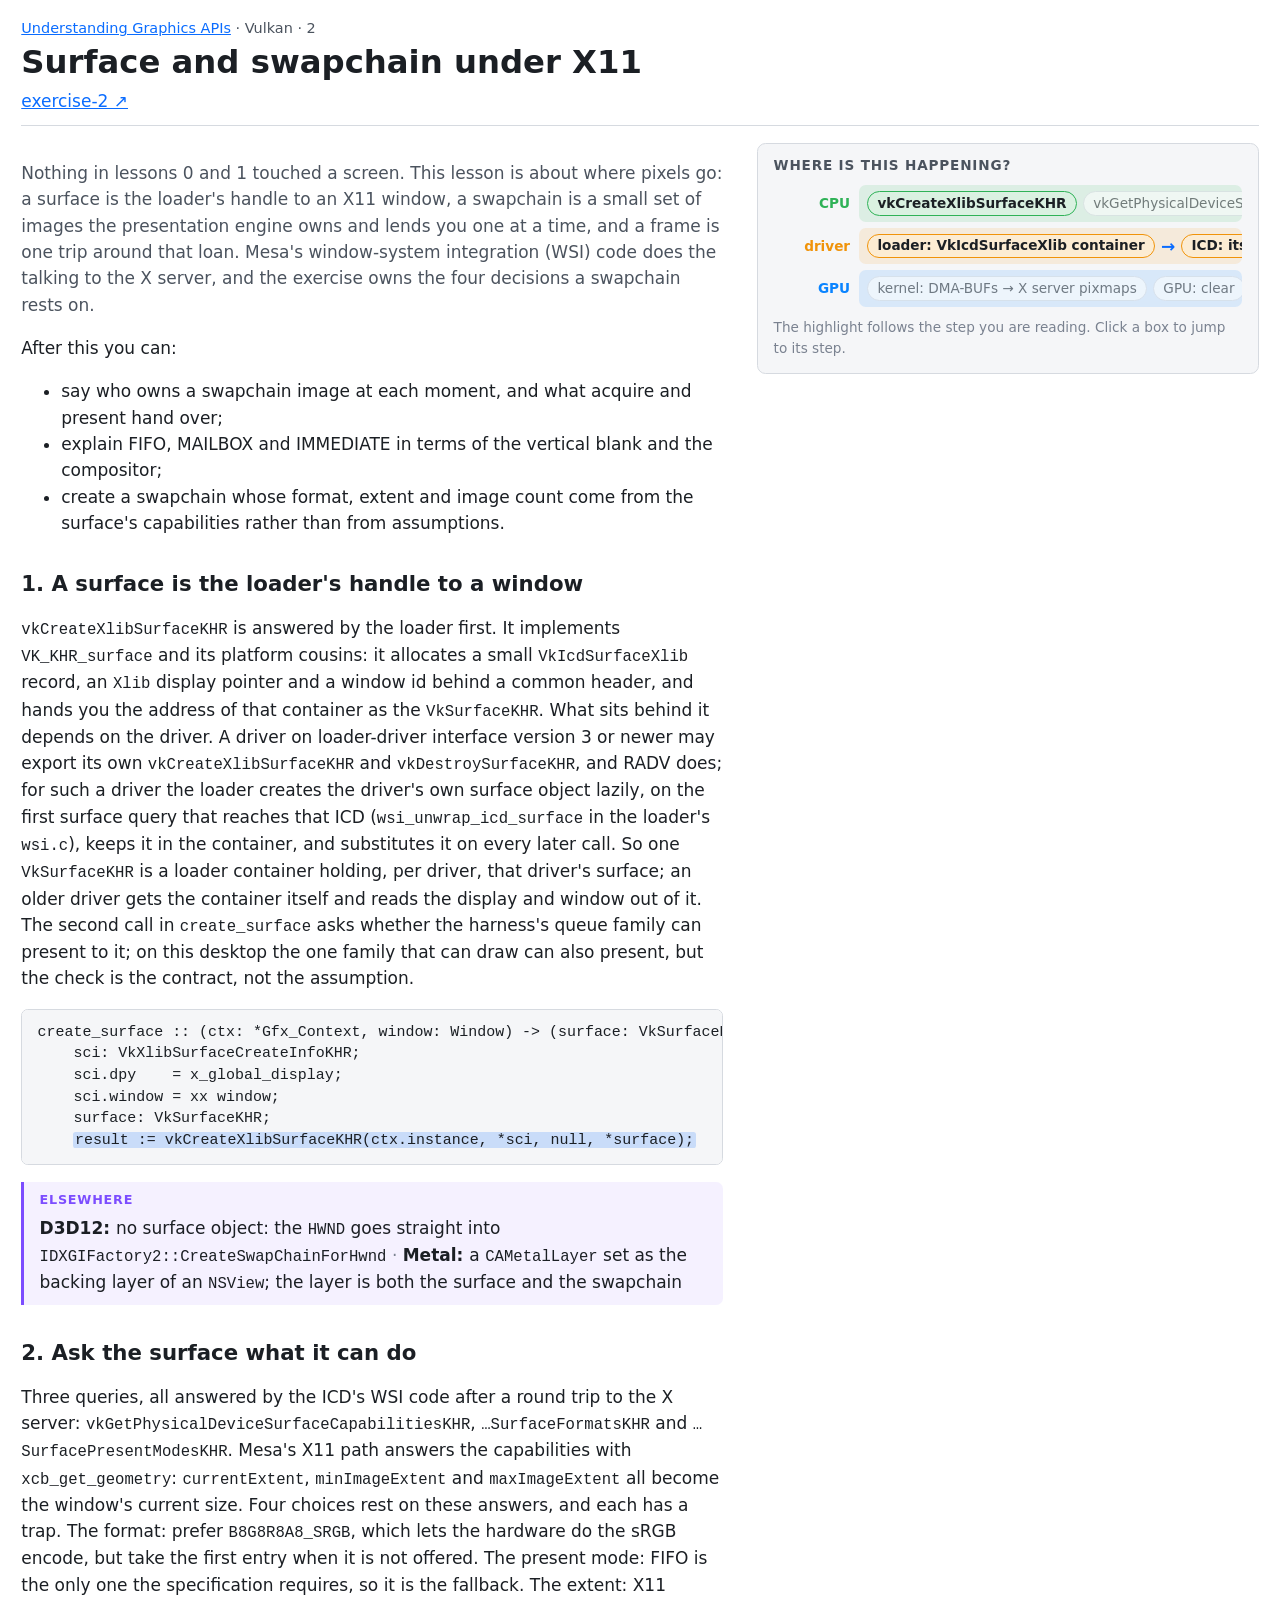
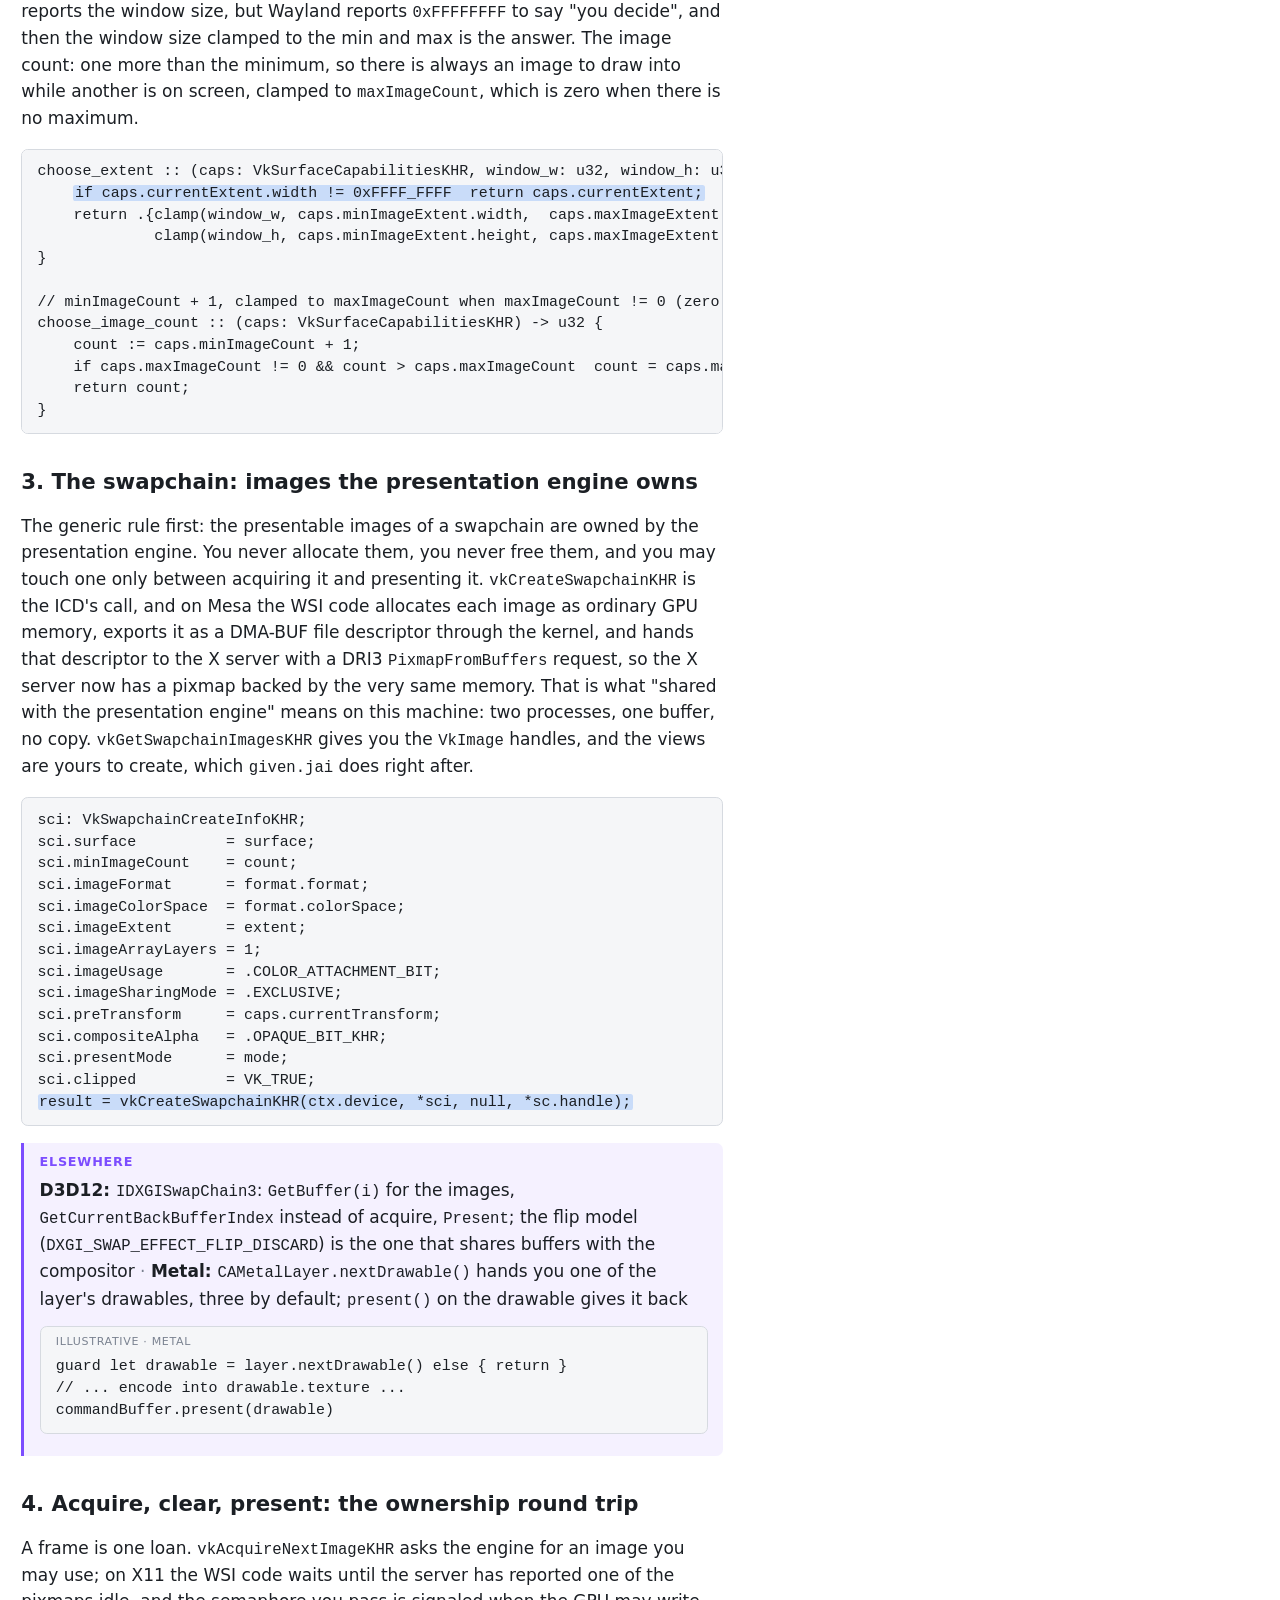
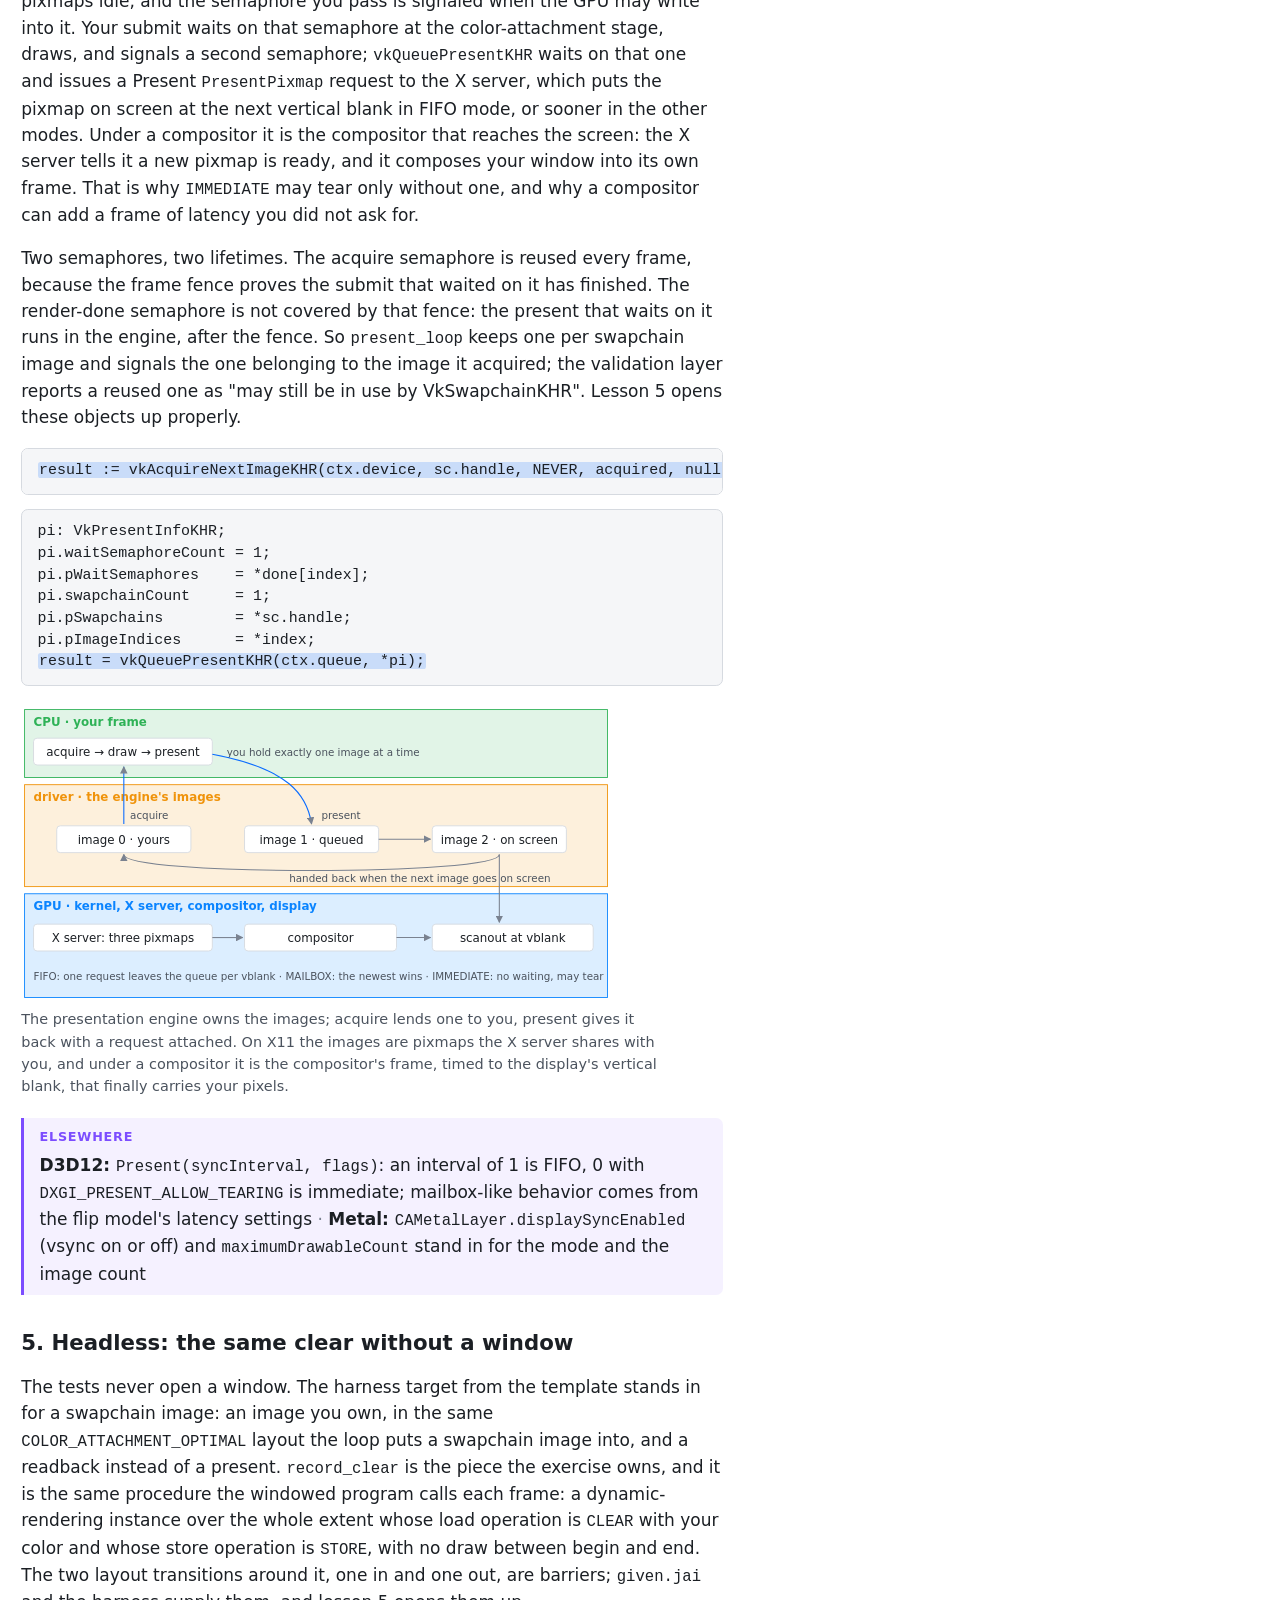
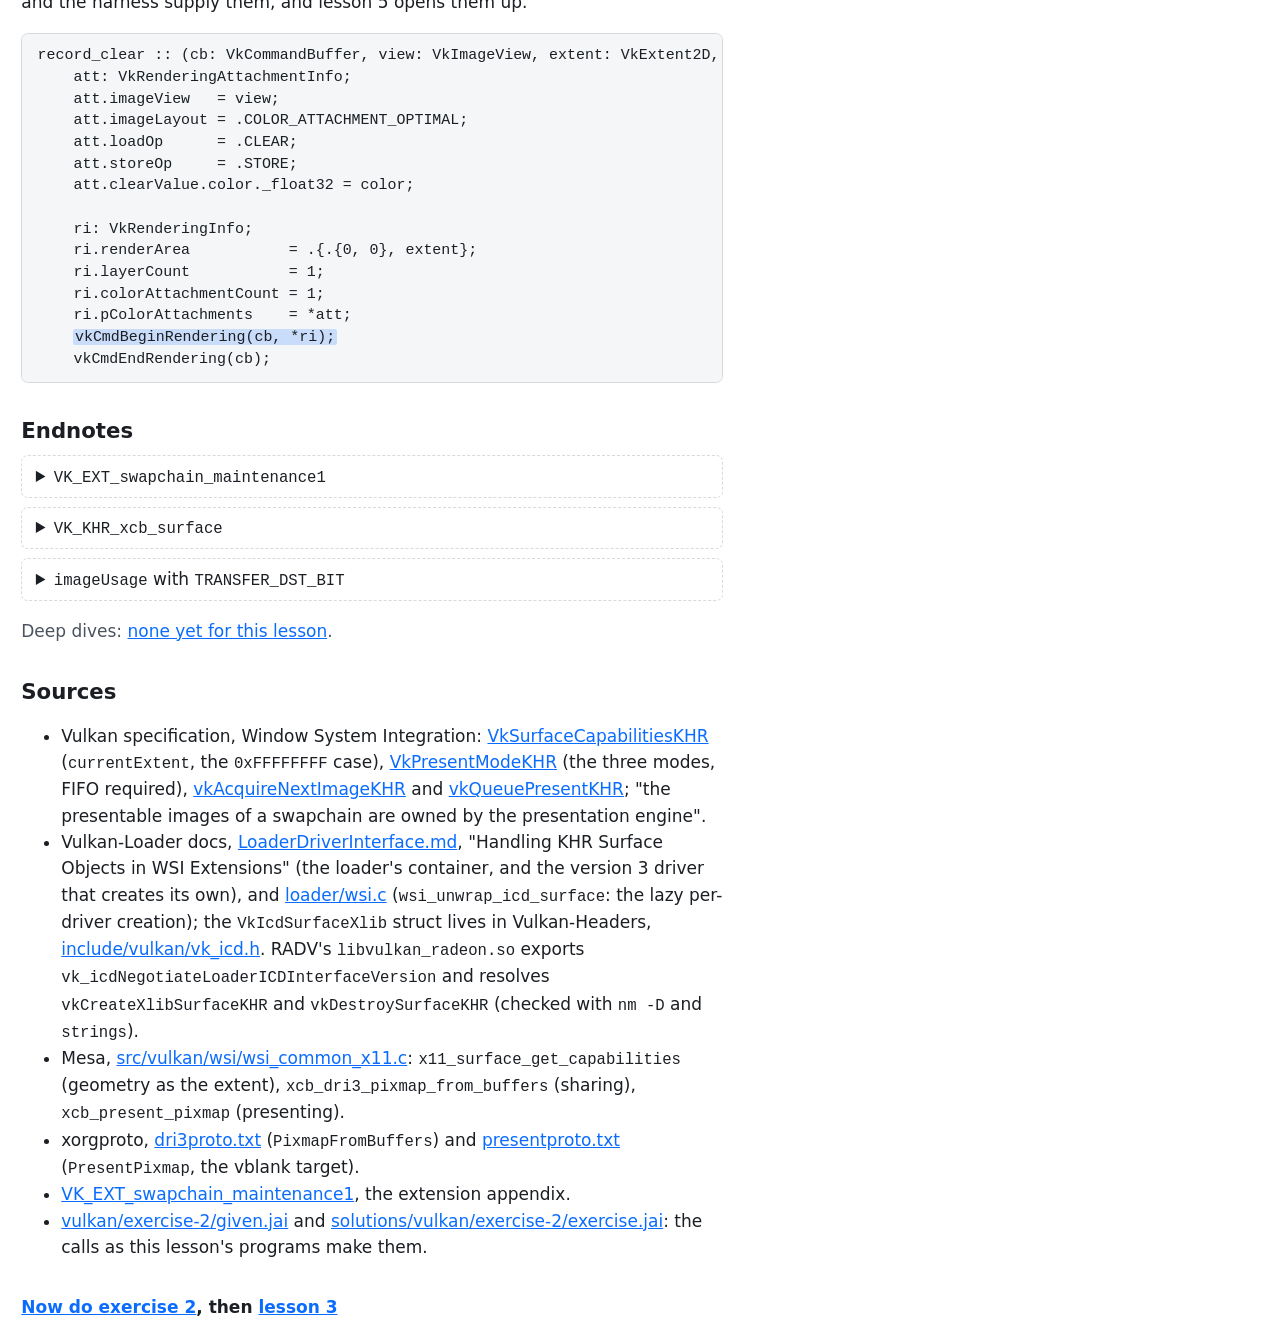
<file: lessons/vulkan/02-surface-swapchain.html>
<!doctype html>
<html lang="en">
<head>
<meta charset="utf-8">
<meta name="viewport" content="width=device-width, initial-scale=1">
<title>Vulkan 2 · Surface and swapchain under X11</title>
<link rel="stylesheet" href="../assets/lesson.css">
<script src="../assets/spine.js" defer></script>
</head>
<body>
<article class="lesson" data-track="vulkan" data-number="2">

<header class="lesson-head">
  <p class="crumbs"><a href="../../index.html">Understanding Graphics APIs</a> · Vulkan · 2</p>
  <h1>Surface and swapchain under X11</h1>
  <p class="lesson-links"><a class="exercise" href="../../vulkan/exercise-2/README.md">exercise-2 ↗</a></p>
</header>

<div class="where">
  <div class="strip"></div>
  <aside class="spine">
    <h2 class="spine-title">Where is this happening?</h2>
    <div class="lane" data-lane="cpu"><span class="lane-tag">CPU</span><div class="bar">
      <button class="box" data-step="s1">vkCreateXlibSurfaceKHR</button>
      <button class="box" data-step="s2">vkGetPhysicalDeviceSurfaceCapabilitiesKHR</button>
      <button class="box" data-step="s3">vkCreateSwapchainKHR</button>
      <button class="box" data-step="s4">vkAcquireNextImageKHR</button>
      <span class="arrow" data-step="s4">→</span>
      <button class="box" data-step="s4">vkQueuePresentKHR</button>
      <button class="box" data-step="s5">record_clear</button>
    </div></div>
    <div class="lane" data-lane="driver"><span class="lane-tag">driver</span><div class="bar">
      <button class="box" data-step="s1">loader: VkIcdSurfaceXlib container</button>
      <span class="arrow" data-step="s1">→</span>
      <button class="box" data-step="s1">ICD: its own surface, on first use</button>
      <button class="box" data-step="s2">WSI: ask the X server (geometry, Present)</button>
      <button class="box" data-step="s3">WSI: allocate images, share them as DMA-BUFs</button>
      <button class="box" data-step="s4">WSI: wait for a free image</button>
      <span class="arrow" data-step="s4">→</span>
      <button class="box" data-step="s4">WSI: PresentPixmap</button>
    </div></div>
    <div class="lane" data-lane="gpu"><span class="lane-tag">GPU</span><div class="bar">
      <button class="box" data-step="s3">kernel: DMA-BUFs → X server pixmaps</button>
      <button class="box" data-step="s4">GPU: clear</button>
      <span class="arrow" data-step="s4">→</span>
      <button class="box" data-step="s4">X server, compositor: scanout at vblank</button>
      <button class="box" data-step="s5">GPU: clear → readback</button>
    </div></div>
    <p class="spine-legend">The highlight follows the step you are reading. Click a box to jump to its step.</p>
  </aside>
</div>

<div class="body">
<noscript><p class="notice">Scripts are off, so the panel does not follow the text. Everything else on this page works without them.</p></noscript>

<p class="lead">Nothing in lessons 0 and 1 touched a screen. This lesson is about where pixels go: a surface is
the loader's handle to an X11 window, a swapchain is a small set of images the presentation engine
owns and lends you one at a time, and a frame is one trip around that loan. Mesa's window-system
integration (WSI) code does the talking to the X server, and the exercise owns the four decisions a
swapchain rests on.</p>

<p>After this you can:</p>
<ul class="outcomes">
  <li>say who owns a swapchain image at each moment, and what acquire and present hand over;</li>
  <li>explain FIFO, MAILBOX and IMMEDIATE in terms of the vertical blank and the compositor;</li>
  <li>create a swapchain whose format, extent and image count come from the surface's capabilities rather than from assumptions.</li>
</ul>

<section class="step" id="s1">
  <h2>1. A surface is the loader's handle to a window</h2>
  <p><code>vkCreateXlibSurfaceKHR</code> is answered by the loader first. It implements <code>VK_KHR_surface</code>
  and its platform cousins: it allocates a small <code>VkIcdSurfaceXlib</code> record, an <code>Xlib</code> display
  pointer and a window id behind a common header, and hands you the address of that container as the
  <code>VkSurfaceKHR</code>. What sits behind it depends on the driver. A driver on loader-driver interface
  version 3 or newer may export its own <code>vkCreateXlibSurfaceKHR</code> and <code>vkDestroySurfaceKHR</code>, and
  RADV does; for such a driver the loader creates the driver's own surface object lazily, on the first
  surface query that reaches that ICD (<code>wsi_unwrap_icd_surface</code> in the loader's <code>wsi.c</code>), keeps
  it in the container, and substitutes it on every later call. So one <code>VkSurfaceKHR</code> is a loader
  container holding, per driver, that driver's surface; an older driver gets the container itself and
  reads the display and window out of it. The second call in <code>create_surface</code> asks whether the
  harness's queue family can present to it; on this desktop the one family that can draw can also
  present, but the check is the contract, not the assumption.</p>
  <pre class="snippet" data-src="vulkan/exercise-2/given.jai:32"><code>create_surface :: (ctx: *Gfx_Context, window: Window) -&gt; (surface: VkSurfaceKHR, ok: bool) {
    sci: VkXlibSurfaceCreateInfoKHR;
    sci.dpy    = x_global_display;
    sci.window = xx window;
    surface: VkSurfaceKHR;
    <mark>result := vkCreateXlibSurfaceKHR(ctx.instance, *sci, null, *surface);</mark></code></pre>
  <aside class="sidebar" id="sb-surface" data-term="Surface">
    <p class="sidebar-lead">Elsewhere</p>
    <dl class="elsewhere">
      <dt>D3D12</dt><dd>no surface object: the <code>HWND</code> goes straight into <code>IDXGIFactory2::CreateSwapChainForHwnd</code></dd>
      <dt>Metal</dt><dd>a <code>CAMetalLayer</code> set as the backing layer of an <code>NSView</code>; the layer is both the surface and the swapchain</dd>
    </dl>
  </aside>
</section>

<section class="step" id="s2">
  <h2>2. Ask the surface what it can do</h2>
  <p>Three queries, all answered by the ICD's WSI code after a round trip to the X server:
  <code>vkGetPhysicalDeviceSurfaceCapabilitiesKHR</code>, <code>…SurfaceFormatsKHR</code> and
  <code>…SurfacePresentModesKHR</code>. Mesa's X11 path answers the capabilities with
  <code>xcb_get_geometry</code>: <code>currentExtent</code>, <code>minImageExtent</code> and <code>maxImageExtent</code> all become
  the window's current size. Four choices rest on these answers, and each has a trap. The format: prefer
  <code>B8G8R8A8_SRGB</code>, which lets the hardware do the sRGB encode, but take the first entry when it is
  not offered. The present mode: FIFO is the only one the specification requires, so it is the fallback.
  The extent: X11 reports the window size, but Wayland reports <code>0xFFFFFFFF</code> to say "you decide", and
  then the window size clamped to the min and max is the answer. The image count: one more than the
  minimum, so there is always an image to draw into while another is on screen, clamped to
  <code>maxImageCount</code>, which is zero when there is no maximum.</p>
  <pre class="snippet" data-src="solutions/vulkan/exercise-2/exercise.jai:24"><code>choose_extent :: (caps: VkSurfaceCapabilitiesKHR, window_w: u32, window_h: u32) -&gt; VkExtent2D {
    <mark>if caps.currentExtent.width != 0xFFFF_FFFF  return caps.currentExtent;</mark>
    return .{clamp(window_w, caps.minImageExtent.width,  caps.maxImageExtent.width),
             clamp(window_h, caps.minImageExtent.height, caps.maxImageExtent.height)};
}

// minImageCount + 1, clamped to maxImageCount when maxImageCount != 0 (zero means no maximum).
choose_image_count :: (caps: VkSurfaceCapabilitiesKHR) -&gt; u32 {
    count := caps.minImageCount + 1;
    if caps.maxImageCount != 0 &amp;&amp; count &gt; caps.maxImageCount  count = caps.maxImageCount;
    return count;
}</code></pre>
</section>

<section class="step" id="s3">
  <h2>3. The swapchain: images the presentation engine owns</h2>
  <p>The generic rule first: the presentable images of a swapchain are owned by the presentation engine.
  You never allocate them, you never free them, and you may touch one only between acquiring it and
  presenting it. <code>vkCreateSwapchainKHR</code> is the ICD's call, and on Mesa the WSI code allocates each
  image as ordinary GPU memory, exports it as a DMA-BUF file descriptor through the kernel, and hands
  that descriptor to the X server with a DRI3 <code>PixmapFromBuffers</code> request, so the X server now has a
  pixmap backed by the very same memory. That is what "shared with the presentation engine" means on
  this machine: two processes, one buffer, no copy. <code>vkGetSwapchainImagesKHR</code> gives you the
  <code>VkImage</code> handles, and the views are yours to create, which <code>given.jai</code> does right after.</p>
  <pre class="snippet" data-src="vulkan/exercise-2/given.jai:89"><code>sci: VkSwapchainCreateInfoKHR;
sci.surface          = surface;
sci.minImageCount    = count;
sci.imageFormat      = format.format;
sci.imageColorSpace  = format.colorSpace;
sci.imageExtent      = extent;
sci.imageArrayLayers = 1;
sci.imageUsage       = .COLOR_ATTACHMENT_BIT;
sci.imageSharingMode = .EXCLUSIVE;
sci.preTransform     = caps.currentTransform;
sci.compositeAlpha   = .OPAQUE_BIT_KHR;
sci.presentMode      = mode;
sci.clipped          = VK_TRUE;
<mark>result = vkCreateSwapchainKHR(ctx.device, *sci, null, *sc.handle);</mark></code></pre>
  <aside class="sidebar" id="sb-swapchain" data-term="Swapchain">
    <p class="sidebar-lead">Elsewhere</p>
    <dl class="elsewhere">
      <dt>D3D12</dt><dd><code>IDXGISwapChain3</code>: <code>GetBuffer(i)</code> for the images, <code>GetCurrentBackBufferIndex</code> instead of acquire, <code>Present</code>; the flip model (<code>DXGI_SWAP_EFFECT_FLIP_DISCARD</code>) is the one that shares buffers with the compositor</dd>
      <dt>Metal</dt><dd><code>CAMetalLayer.nextDrawable()</code> hands you one of the layer's drawables, three by default; <code>present()</code> on the drawable gives it back</dd>
    </dl>
    <pre class="snippet" data-illustrative="metal"><code>guard let drawable = layer.nextDrawable() else { return }
// ... encode into drawable.texture ...
commandBuffer.present(drawable)</code></pre>
  </aside>
</section>

<section class="step" id="s4">
  <h2>4. Acquire, clear, present: the ownership round trip</h2>
  <p>A frame is one loan. <code>vkAcquireNextImageKHR</code> asks the engine for an image you may use; on X11 the
  WSI code waits until the server has reported one of the pixmaps idle, and the semaphore you pass is
  signaled when the GPU may write into it. Your submit waits on that semaphore at the color-attachment
  stage, draws, and signals a second semaphore; <code>vkQueuePresentKHR</code> waits on that one and issues a
  Present <code>PresentPixmap</code> request to the X server, which puts the pixmap on screen at the next
  vertical blank in FIFO mode, or sooner in the other modes. Under a compositor it is the compositor
  that reaches the screen: the X server tells it a new pixmap is ready, and it composes your window
  into its own frame. That is why <code>IMMEDIATE</code> may tear only without one, and why a compositor can add
  a frame of latency you did not ask for.</p>
  <p>Two semaphores, two lifetimes. The acquire semaphore is reused every frame, because the frame fence
  proves the submit that waited on it has finished. The render-done semaphore is not covered by that
  fence: the present that waits on it runs in the engine, after the fence. So <code>present_loop</code> keeps
  one per swapchain image and signals the one belonging to the image it acquired; the validation layer
  reports a reused one as "may still be in use by VkSwapchainKHR". Lesson 5 opens these objects up
  properly.</p>
  <pre class="snippet" data-src="vulkan/exercise-2/given.jai:180"><code><mark>result := vkAcquireNextImageKHR(ctx.device, sc.handle, NEVER, acquired, null, *index);</mark></code></pre>
  <pre class="snippet" data-src="vulkan/exercise-2/given.jai:232"><code>pi: VkPresentInfoKHR;
pi.waitSemaphoreCount = 1;
pi.pWaitSemaphores    = *done[index];
pi.swapchainCount     = 1;
pi.pSwapchains        = *sc.handle;
pi.pImageIndices      = *index;
<mark>result = vkQueuePresentKHR(ctx.queue, *pi);</mark></code></pre>
  <figure class="diagram">
    <svg viewBox="0 0 660 330" role="img" aria-labelledby="fig2-title">
      <title id="fig2-title">The swapchain ring: three images lent out and returned, the X server and compositor, and the vertical blank</title>
      <defs>
        <marker id="arrowhead" viewBox="0 0 10 10" refX="9" refY="5" markerWidth="7" markerHeight="7" orient="auto-start-reverse"><path d="M0,0 L10,5 L0,10 z"/></marker>
      </defs>
      <g data-lane="cpu">
        <rect class="band" x="4" y="4" width="652" height="76"/>
        <text class="band-tag" x="14" y="22">CPU · your frame</text>
        <g class="node"><rect x="14" y="36" width="200" height="30"/><text x="114" y="56" text-anchor="middle">acquire → draw → present</text></g>
        <text class="small" x="230" y="56">you hold exactly one image at a time</text>
      </g>
      <g data-lane="driver">
        <rect class="band" x="4" y="88" width="652" height="114"/>
        <text class="band-tag" x="14" y="106">driver · the engine's images</text>
        <g class="node"><rect x="40" y="134" width="150" height="30"/><text x="115" y="154" text-anchor="middle">image 0 · yours</text></g>
        <g class="node"><rect x="250" y="134" width="150" height="30"/><text x="325" y="154" text-anchor="middle">image 1 · queued</text></g>
        <g class="node"><rect x="460" y="134" width="150" height="30"/><text x="535" y="154" text-anchor="middle">image 2 · on screen</text></g>
        <path class="link hot" d="M115,132 L115,68"/>
        <path class="link hot" d="M214,54 C 300,70 320,100 325,132"/>
        <path class="link" d="M400,149 L458,149"/>
        <path class="link" d="M535,166 C 535,190 115,190 115,166"/>
        <text class="small" x="122" y="126">acquire</text>
        <text class="small" x="336" y="126">present</text>
        <text class="small" x="300" y="197">handed back when the next image goes on screen</text>
      </g>
      <g data-lane="gpu">
        <rect class="band" x="4" y="210" width="652" height="116"/>
        <text class="band-tag" x="14" y="228">GPU · kernel, X server, compositor, display</text>
        <g class="node"><rect x="14" y="244" width="200" height="30"/><text x="114" y="264" text-anchor="middle">X server: three pixmaps</text></g>
        <g class="node"><rect x="250" y="244" width="170" height="30"/><text x="335" y="264" text-anchor="middle">compositor</text></g>
        <g class="node"><rect x="460" y="244" width="180" height="30"/><text x="550" y="264" text-anchor="middle">scanout at vblank</text></g>
        <path class="link" d="M214,259 L248,259"/>
        <path class="link" d="M420,259 L458,259"/>
        <path class="link" d="M535,166 L535,242"/>
        <text class="small" x="14" y="306">FIFO: one request leaves the queue per vblank · MAILBOX: the newest wins · IMMEDIATE: no waiting, may tear</text>
      </g>
    </svg>
    <figcaption>The presentation engine owns the images; acquire lends one to you, present gives it back with a
    request attached. On X11 the images are pixmaps the X server shares with you, and under a compositor it
    is the compositor's frame, timed to the display's vertical blank, that finally carries your pixels.</figcaption>
  </figure>
  <aside class="sidebar" id="sb-present-mode" data-term="Present mode">
    <p class="sidebar-lead">Elsewhere</p>
    <dl class="elsewhere">
      <dt>D3D12</dt><dd><code>Present(syncInterval, flags)</code>: an interval of 1 is FIFO, 0 with <code>DXGI_PRESENT_ALLOW_TEARING</code> is immediate; mailbox-like behavior comes from the flip model's latency settings</dd>
      <dt>Metal</dt><dd><code>CAMetalLayer.displaySyncEnabled</code> (vsync on or off) and <code>maximumDrawableCount</code> stand in for the mode and the image count</dd>
    </dl>
  </aside>
</section>

<section class="step" id="s5">
  <h2>5. Headless: the same clear without a window</h2>
  <p>The tests never open a window. The harness target from the template stands in for a swapchain image:
  an image you own, in the same <code>COLOR_ATTACHMENT_OPTIMAL</code> layout the loop puts a swapchain image
  into, and a readback instead of a present. <code>record_clear</code> is the piece the exercise owns, and it is
  the same procedure the windowed program calls each frame: a dynamic-rendering instance over the whole
  extent whose load operation is <code>CLEAR</code> with your color and whose store operation is <code>STORE</code>,
  with no draw between begin and end. The two layout transitions around it, one in and one out, are
  barriers; <code>given.jai</code> and the harness supply them, and lesson 5 opens them up.</p>
  <pre class="snippet" data-src="solutions/vulkan/exercise-2/exercise.jai:39"><code>record_clear :: (cb: VkCommandBuffer, view: VkImageView, extent: VkExtent2D, color: [4] float) {
    att: VkRenderingAttachmentInfo;
    att.imageView   = view;
    att.imageLayout = .COLOR_ATTACHMENT_OPTIMAL;
    att.loadOp      = .CLEAR;
    att.storeOp     = .STORE;
    att.clearValue.color._float32 = color;

    ri: VkRenderingInfo;
    ri.renderArea           = .{.{0, 0}, extent};
    ri.layerCount           = 1;
    ri.colorAttachmentCount = 1;
    ri.pColorAttachments    = *att;
    <mark>vkCmdBeginRendering(cb, *ri);</mark>
    vkCmdEndRendering(cb);</code></pre>
</section>

<section class="endnotes">
  <h2>Endnotes</h2>
  <details class="endnote">
    <summary><code>VK_EXT_swapchain_maintenance1</code></summary>
    <p>A common alternative to one render-done semaphore per image is <code>VK_EXT_swapchain_maintenance1</code>,
    which enables a fence per present through <code>VkSwapchainPresentFenceInfoEXT</code>; useful for knowing
    exactly when a present has consumed its semaphore, so per-present objects can be recycled; the cost
    is enabling the extension and its feature and attaching the fence info to every present.</p>
  </details>
  <details class="endnote">
    <summary><code>VK_KHR_xcb_surface</code></summary>
    <p>A common alternative to the Xlib surface is <code>VK_KHR_xcb_surface</code>, which takes an
    <code>xcb_connection_t</code> and an <code>xcb_window_t</code>, the protocol Mesa's WSI speaks underneath anyway; useful
    when the window code is XCB; the cost is a second surface path and the XCB connection plumbing in
    the program.</p>
  </details>
  <details class="endnote">
    <summary><code>imageUsage</code> with <code>TRANSFER_DST_BIT</code></summary>
    <p>A common alternative to rendering into the swapchain image is asking for <code>TRANSFER_DST_BIT</code> in
    <code>imageUsage</code> and blitting a rendered image into it; useful when the render format or size differs
    from what the surface offers; the cost is a blit and two more layout transitions per frame.</p>
  </details>
</section>

<p class="deep-dive">Deep dives: <a href="deep-dives/README.md">none yet for this lesson</a>.</p>

<section class="sources">
  <h2>Sources</h2>
  <ul>
    <li>Vulkan specification, Window System Integration: <a href="https://registry.khronos.org/vulkan/specs/latest/man/html/VkSurfaceCapabilitiesKHR.html">VkSurfaceCapabilitiesKHR</a> (<code>currentExtent</code>, the <code>0xFFFFFFFF</code> case),
        <a href="https://registry.khronos.org/vulkan/specs/latest/man/html/VkPresentModeKHR.html">VkPresentModeKHR</a> (the three modes, FIFO required),
        <a href="https://registry.khronos.org/vulkan/specs/latest/man/html/vkAcquireNextImageKHR.html">vkAcquireNextImageKHR</a> and
        <a href="https://registry.khronos.org/vulkan/specs/latest/man/html/vkQueuePresentKHR.html">vkQueuePresentKHR</a>; "the presentable images of a swapchain are owned by the presentation engine".</li>
    <li>Vulkan-Loader docs, <a href="https://github.com/KhronosGroup/Vulkan-Loader/blob/main/docs/LoaderDriverInterface.md">LoaderDriverInterface.md</a>, "Handling KHR Surface Objects in WSI Extensions" (the loader's container, and the version 3 driver that creates its own), and
        <a href="https://github.com/KhronosGroup/Vulkan-Loader/blob/main/loader/wsi.c">loader/wsi.c</a> (<code>wsi_unwrap_icd_surface</code>: the lazy per-driver creation); the <code>VkIcdSurfaceXlib</code> struct lives in Vulkan-Headers,
        <a href="https://github.com/KhronosGroup/Vulkan-Headers/blob/main/include/vulkan/vk_icd.h">include/vulkan/vk_icd.h</a>. RADV's <code>libvulkan_radeon.so</code> exports <code>vk_icdNegotiateLoaderICDInterfaceVersion</code> and resolves <code>vkCreateXlibSurfaceKHR</code> and <code>vkDestroySurfaceKHR</code> (checked with <code>nm -D</code> and <code>strings</code>).</li>
    <li>Mesa, <a href="https://gitlab.freedesktop.org/mesa/mesa/-/blob/main/src/vulkan/wsi/wsi_common_x11.c">src/vulkan/wsi/wsi_common_x11.c</a>: <code>x11_surface_get_capabilities</code> (geometry as the extent), <code>xcb_dri3_pixmap_from_buffers</code> (sharing), <code>xcb_present_pixmap</code> (presenting).</li>
    <li>xorgproto, <a href="https://gitlab.freedesktop.org/xorg/proto/xorgproto/-/blob/master/dri3proto.txt">dri3proto.txt</a> (<code>PixmapFromBuffers</code>) and <a href="https://gitlab.freedesktop.org/xorg/proto/xorgproto/-/blob/master/presentproto.txt">presentproto.txt</a> (<code>PresentPixmap</code>, the vblank target).</li>
    <li><a href="https://github.com/KhronosGroup/Vulkan-Docs/blob/main/appendices/VK_EXT_swapchain_maintenance1.adoc">VK_EXT_swapchain_maintenance1</a>, the extension appendix.</li>
    <li><a href="../../vulkan/exercise-2/given.jai">vulkan/exercise-2/given.jai</a> and <a href="../../solutions/vulkan/exercise-2/exercise.jai">solutions/vulkan/exercise-2/exercise.jai</a>: the calls as this lesson's programs make them.</li>
  </ul>
</section>

<p class="next"><a href="../../vulkan/exercise-2/README.md">Now do exercise 2</a>, then <a href="03-shaders-pipelines.html">lesson 3</a></p>
</div>

</article>
</body>
</html>
</file>
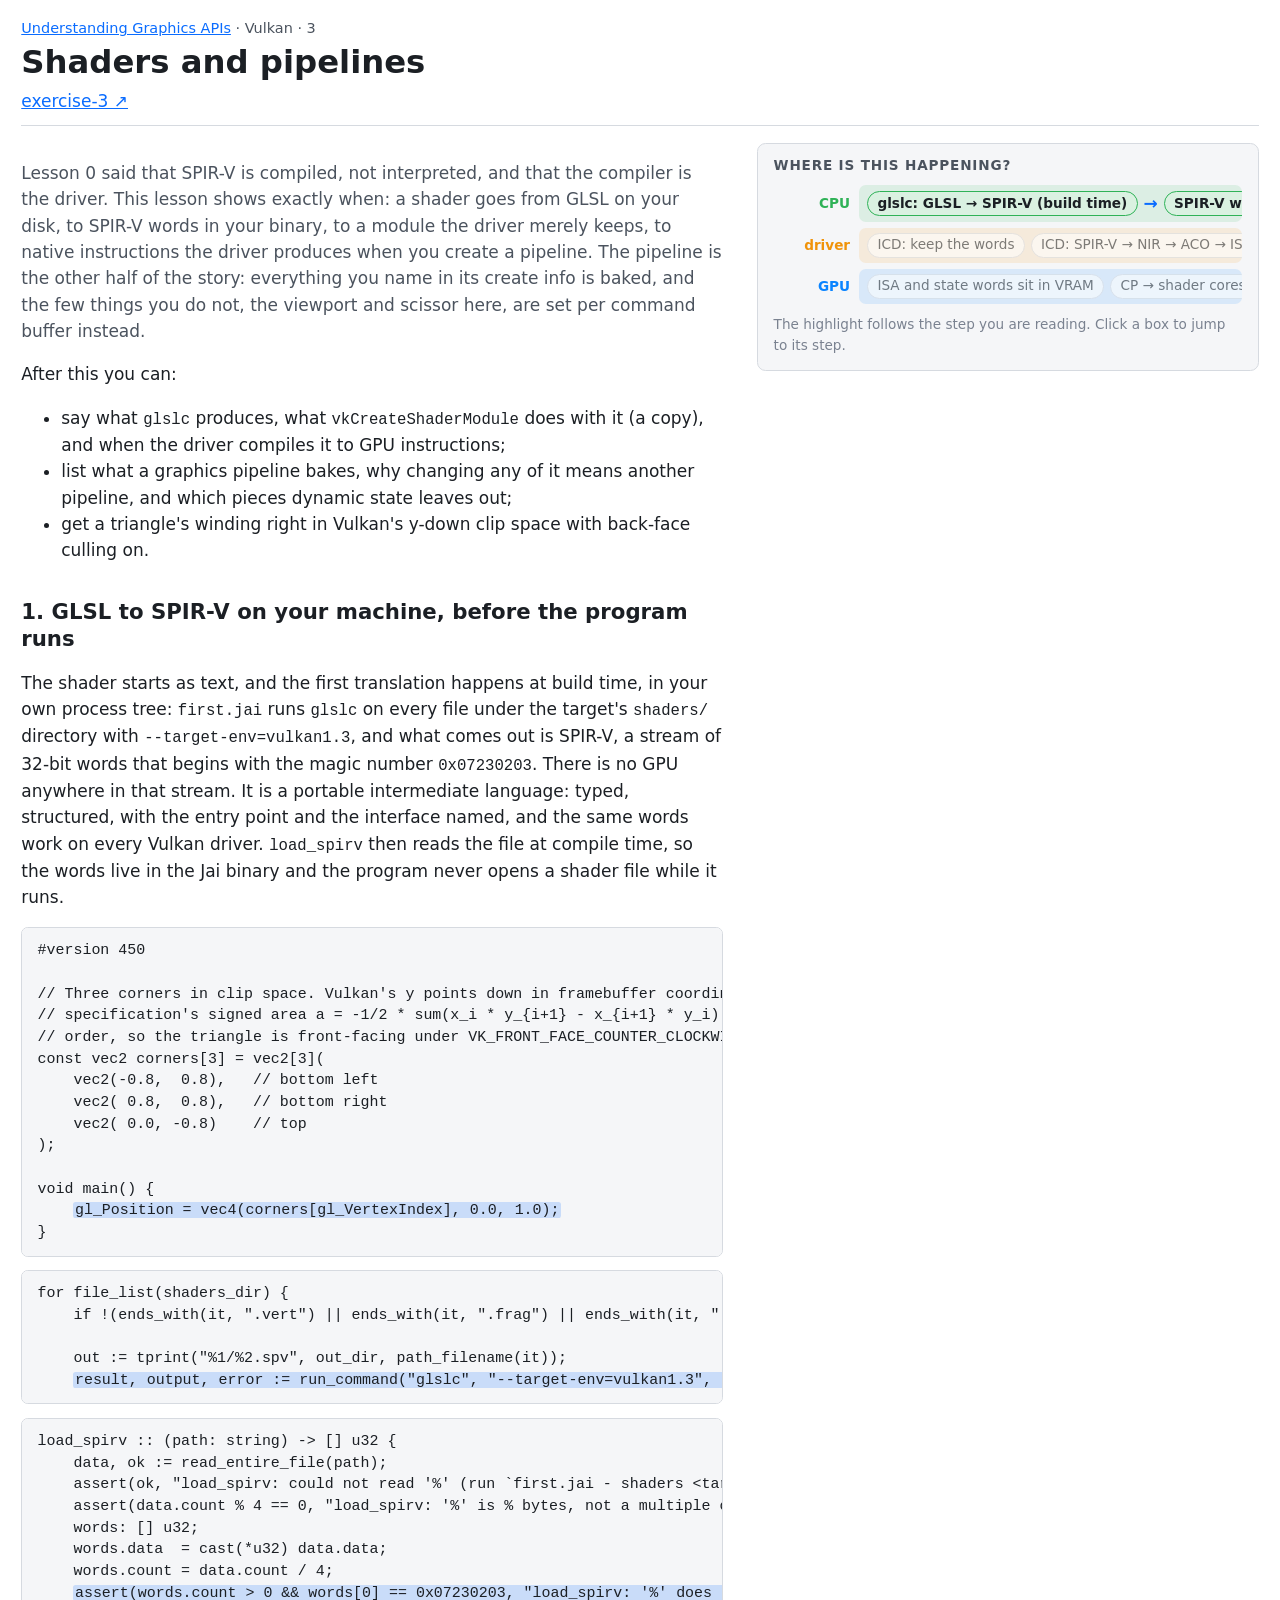
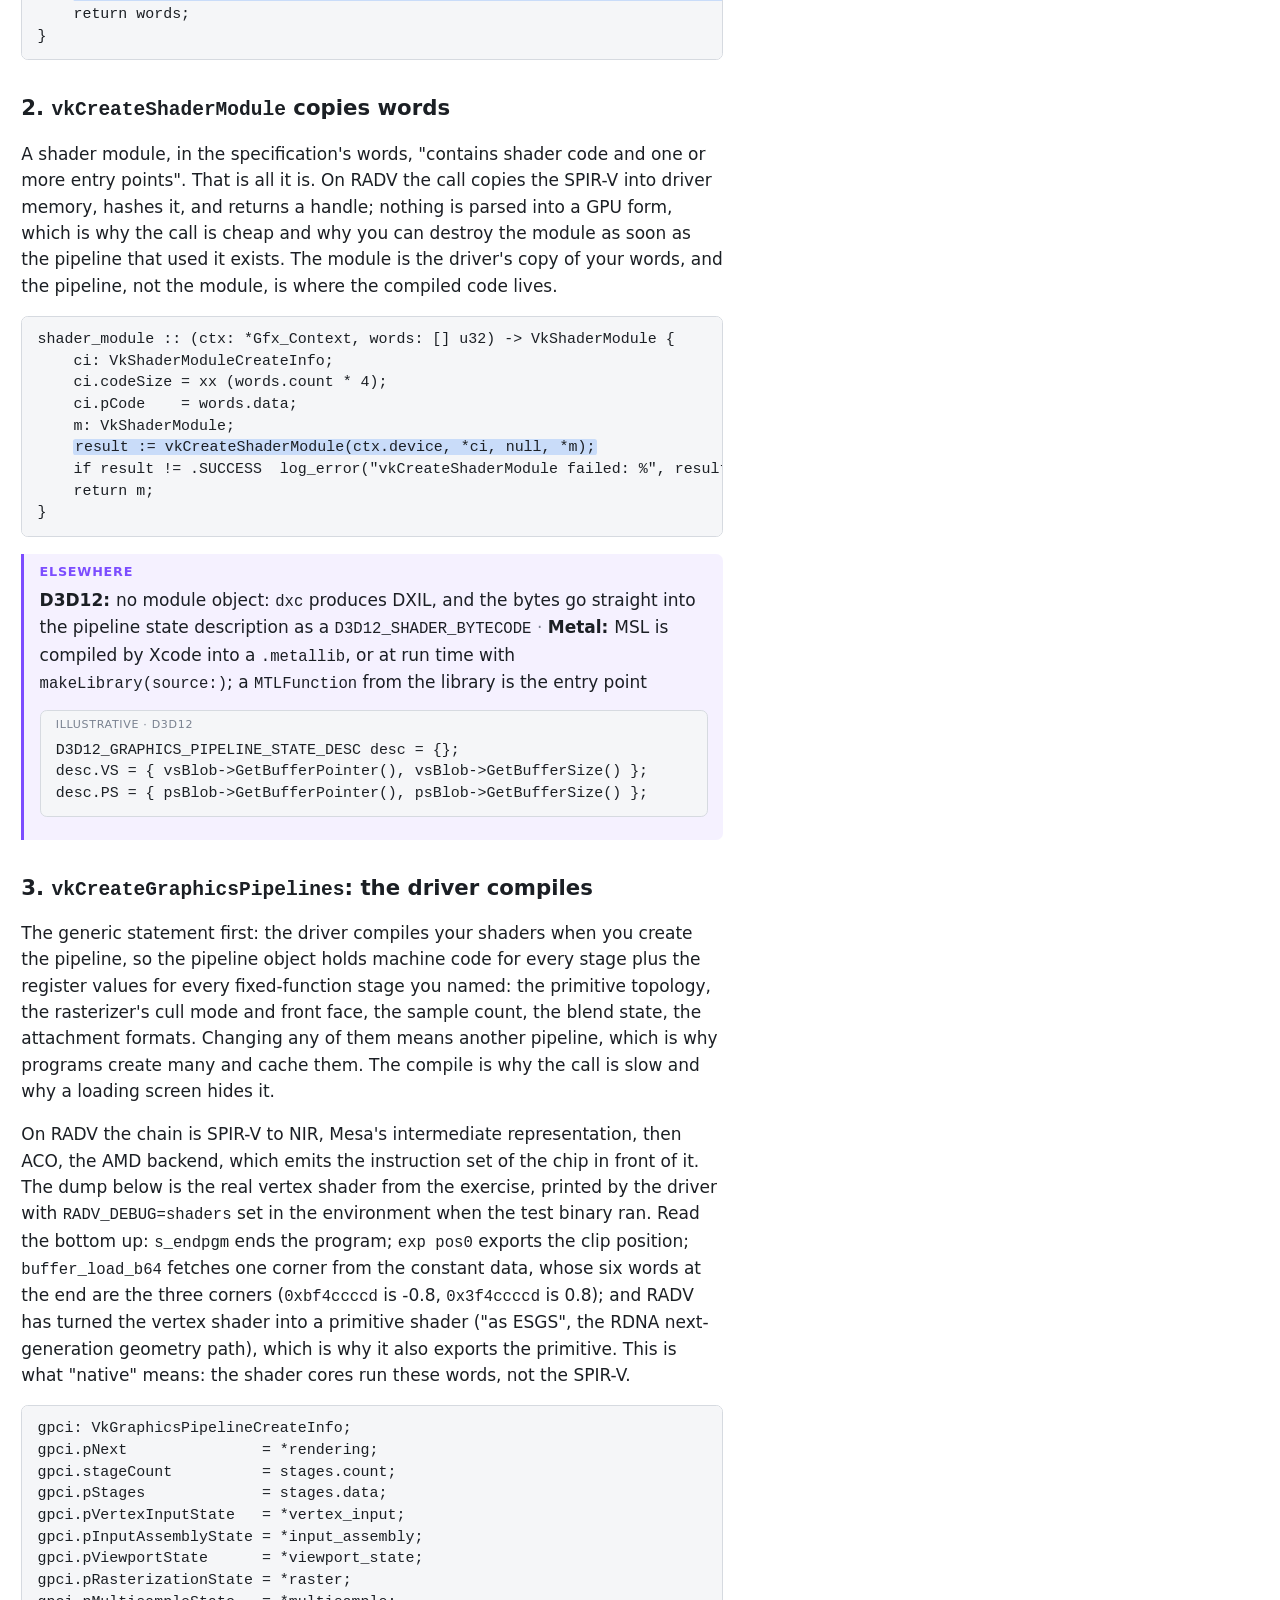
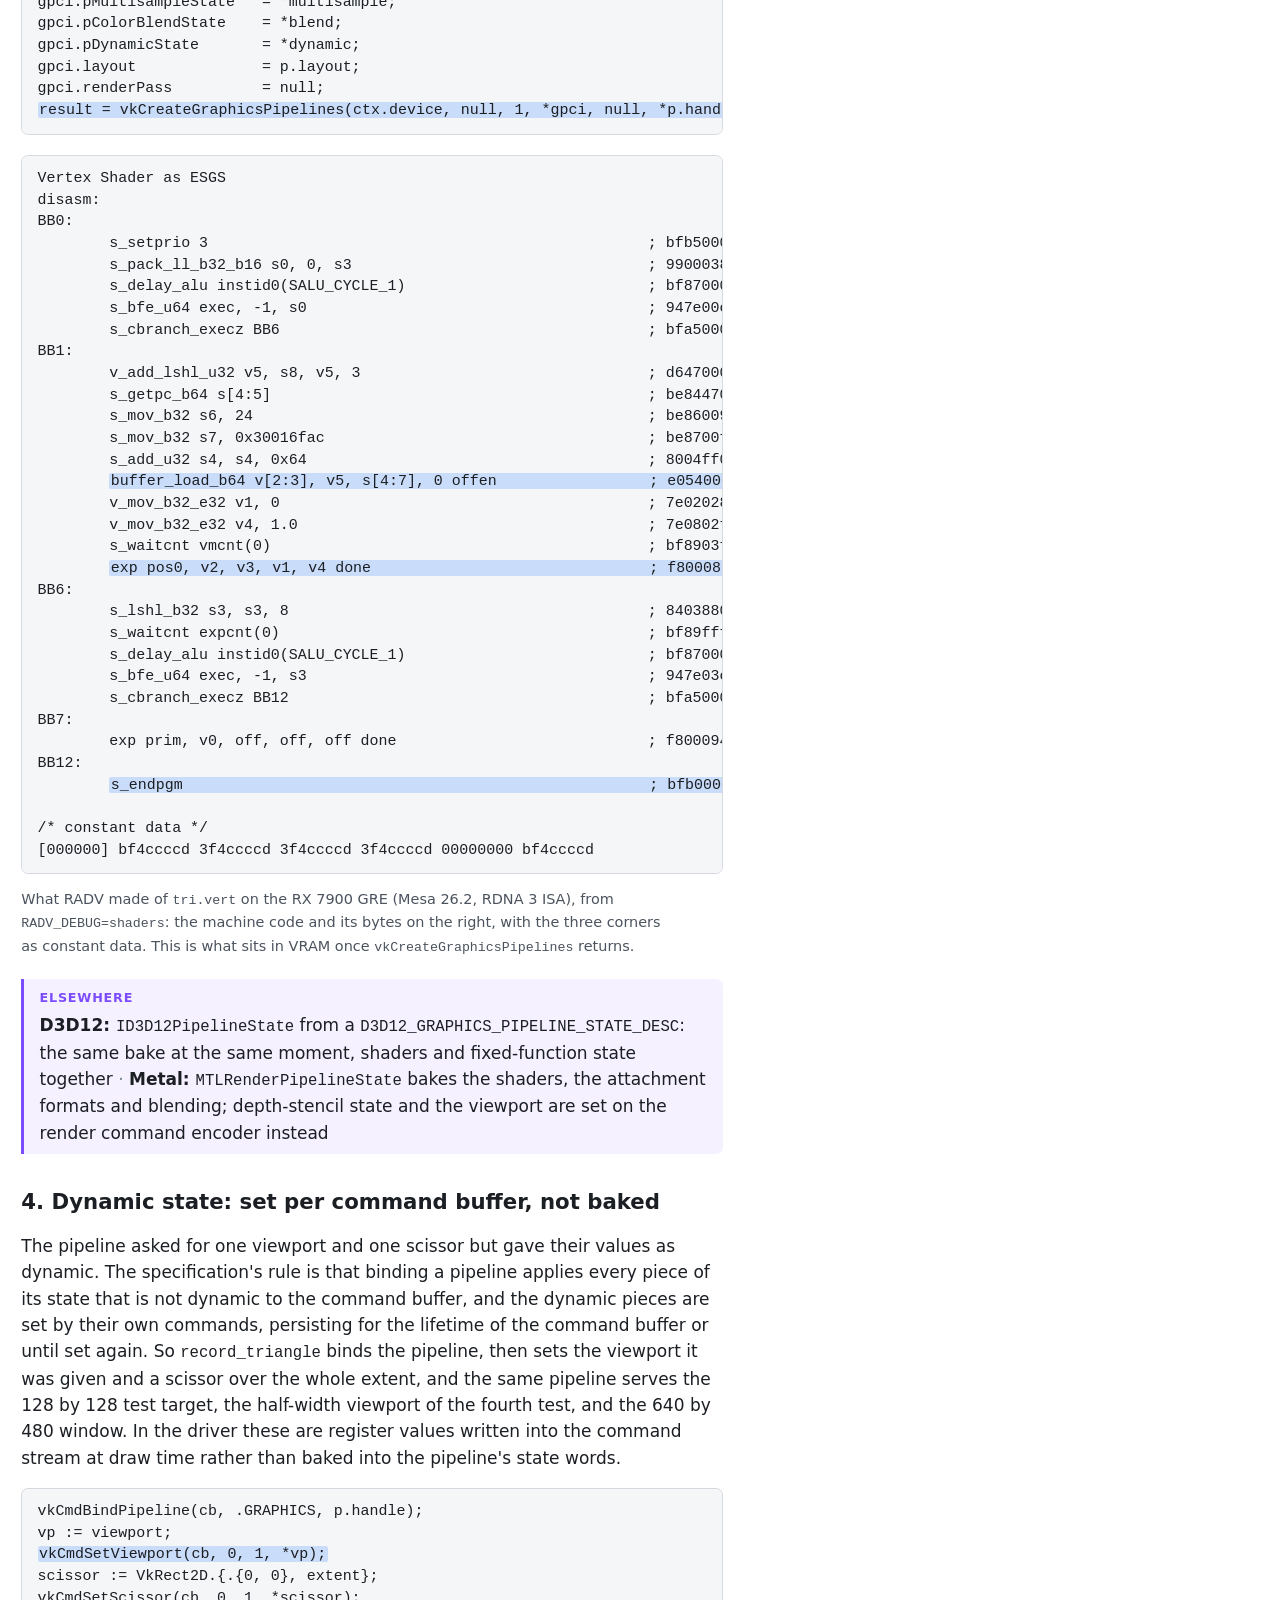
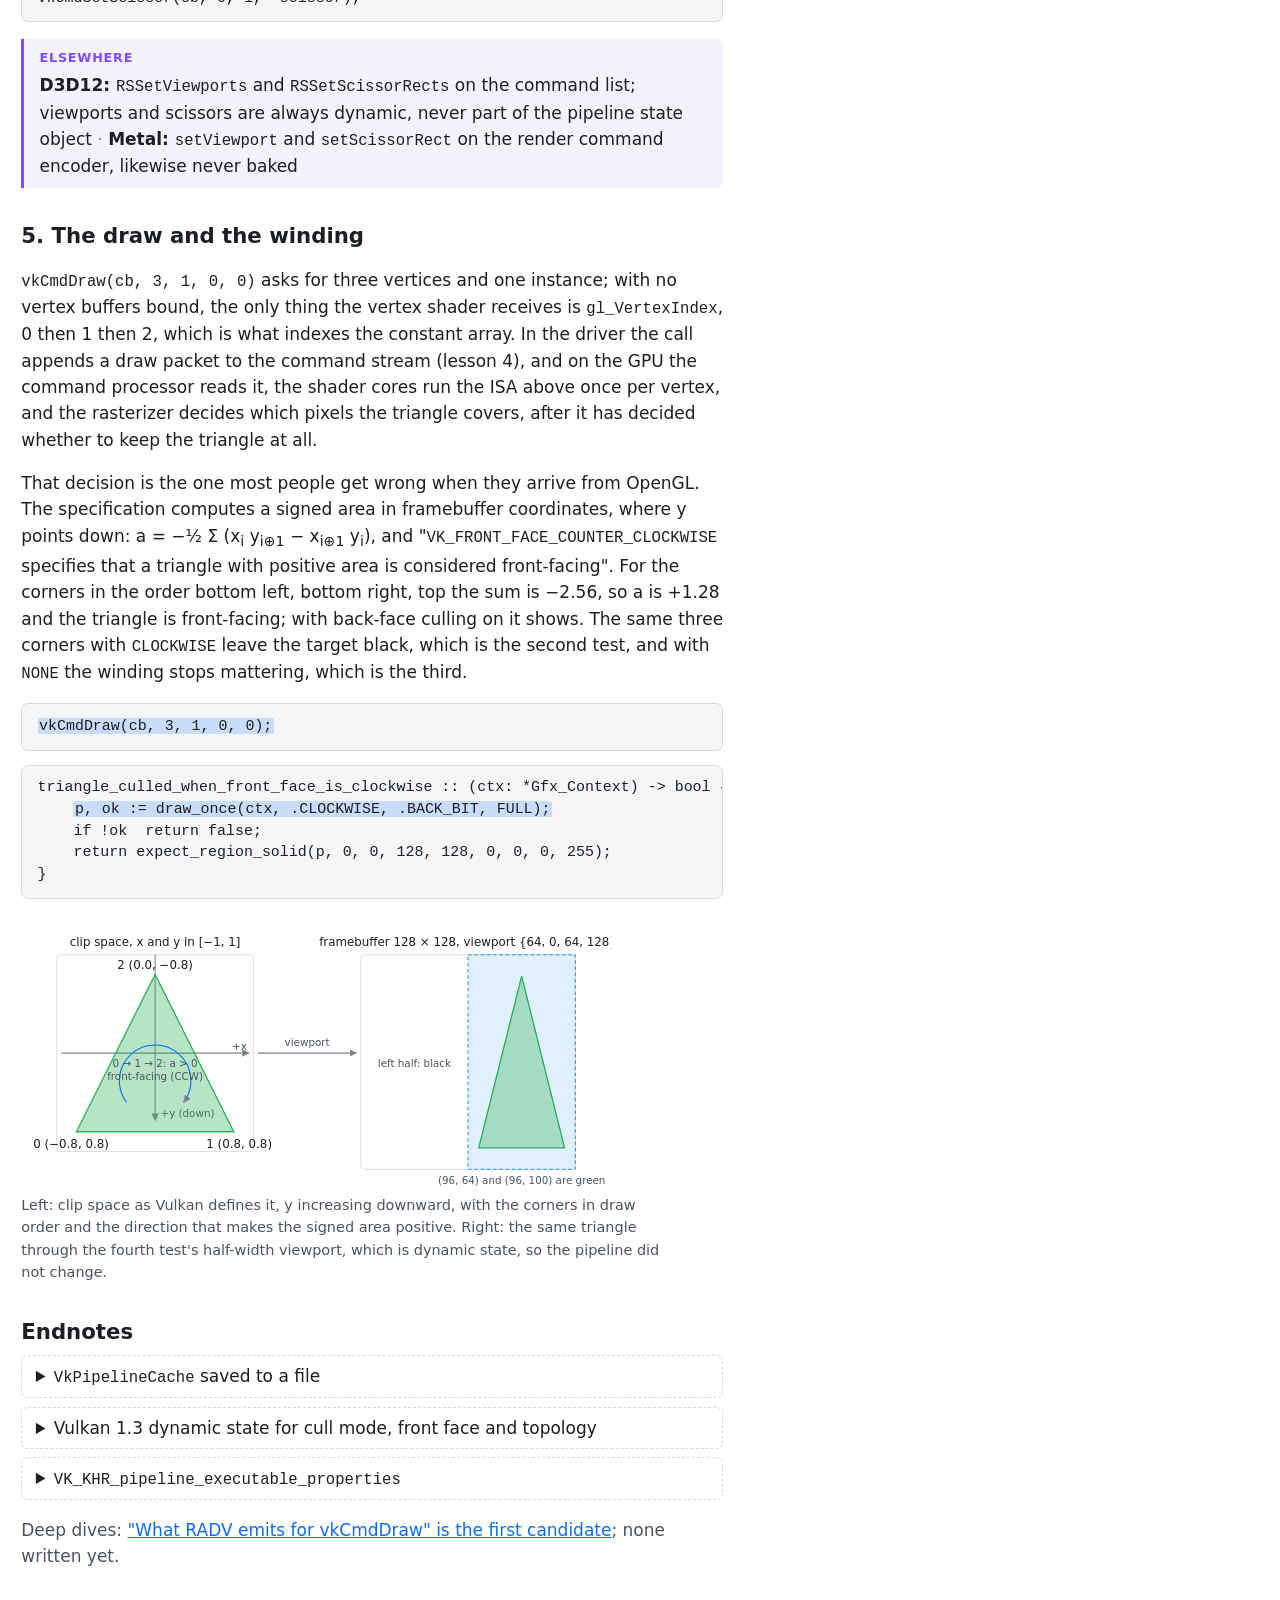
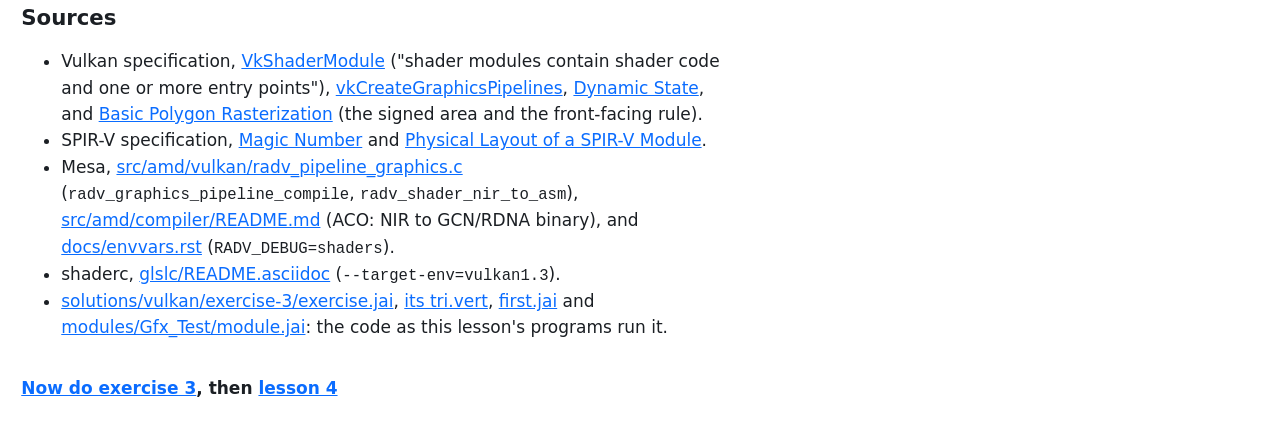
<file: lessons/vulkan/03-shaders-pipelines.html>
<!doctype html>
<html lang="en">
<head>
<meta charset="utf-8">
<meta name="viewport" content="width=device-width, initial-scale=1">
<title>Vulkan 3 · Shaders and pipelines</title>
<link rel="stylesheet" href="../assets/lesson.css">
<script src="../assets/spine.js" defer></script>
</head>
<body>
<article class="lesson" data-track="vulkan" data-number="3">

<header class="lesson-head">
  <p class="crumbs"><a href="../../index.html">Understanding Graphics APIs</a> · Vulkan · 3</p>
  <h1>Shaders and pipelines</h1>
  <p class="lesson-links"><a class="exercise" href="../../vulkan/exercise-3/README.md">exercise-3 ↗</a></p>
</header>

<div class="where">
  <div class="strip"></div>
  <aside class="spine">
    <h2 class="spine-title">Where is this happening?</h2>
    <div class="lane" data-lane="cpu"><span class="lane-tag">CPU</span><div class="bar">
      <button class="box" data-step="s1">glslc: GLSL → SPIR-V (build time)</button>
      <span class="arrow" data-step="s1">→</span>
      <button class="box" data-step="s1">SPIR-V words in the binary</button>
      <button class="box" data-step="s2">vkCreateShaderModule</button>
      <button class="box" data-step="s3">vkCreateGraphicsPipelines</button>
      <button class="box" data-step="s4">vkCmdSetViewport, vkCmdSetScissor</button>
      <button class="box" data-step="s5">vkCmdDraw</button>
    </div></div>
    <div class="lane" data-lane="driver"><span class="lane-tag">driver</span><div class="bar">
      <button class="box" data-step="s2">ICD: keep the words</button>
      <button class="box" data-step="s3">ICD: SPIR-V → NIR → ACO → ISA</button>
      <button class="box" data-step="s4">ICD: registers written at draw</button>
      <button class="box" data-step="s5">ICD: a draw packet into the command stream</button>
    </div></div>
    <div class="lane" data-lane="gpu"><span class="lane-tag">GPU</span><div class="bar">
      <button class="box" data-step="s3">ISA and state words sit in VRAM</button>
      <button class="box" data-step="s5">CP → shader cores run the ISA → rasterizer</button>
    </div></div>
    <p class="spine-legend">The highlight follows the step you are reading. Click a box to jump to its step.</p>
  </aside>
</div>

<div class="body">
<noscript><p class="notice">Scripts are off, so the panel does not follow the text. Everything else on this page works without them.</p></noscript>

<p class="lead">Lesson 0 said that SPIR-V is compiled, not interpreted, and that the compiler is the driver. This
lesson shows exactly when: a shader goes from GLSL on your disk, to SPIR-V words in your binary, to a
module the driver merely keeps, to native instructions the driver produces when you create a pipeline.
The pipeline is the other half of the story: everything you name in its create info is baked, and the
few things you do not, the viewport and scissor here, are set per command buffer instead.</p>

<p>After this you can:</p>
<ul class="outcomes">
  <li>say what <code>glslc</code> produces, what <code>vkCreateShaderModule</code> does with it (a copy), and when the driver compiles it to GPU instructions;</li>
  <li>list what a graphics pipeline bakes, why changing any of it means another pipeline, and which pieces dynamic state leaves out;</li>
  <li>get a triangle's winding right in Vulkan's y-down clip space with back-face culling on.</li>
</ul>

<section class="step" id="s1">
  <h2>1. GLSL to SPIR-V on your machine, before the program runs</h2>
  <p>The shader starts as text, and the first translation happens at build time, in your own process tree:
  <code>first.jai</code> runs <code>glslc</code> on every file under the target's <code>shaders/</code> directory with
  <code>--target-env=vulkan1.3</code>, and what comes out is SPIR-V, a stream of 32-bit words that begins with the
  magic number <code>0x07230203</code>. There is no GPU anywhere in that stream. It is a portable intermediate
  language: typed, structured, with the entry point and the interface named, and the same words work on
  every Vulkan driver. <code>load_spirv</code> then reads the file at compile time, so the words live in the Jai
  binary and the program never opens a shader file while it runs.</p>
  <pre class="snippet" data-src="solutions/vulkan/exercise-3/shaders/tri.vert:1"><code>#version 450

// Three corners in clip space. Vulkan's y points down in framebuffer coordinates, and the
// specification's signed area a = -1/2 * sum(x_i * y_{i+1} - x_{i+1} * y_i) is positive for this
// order, so the triangle is front-facing under VK_FRONT_FACE_COUNTER_CLOCKWISE.
const vec2 corners[3] = vec2[3](
    vec2(-0.8,  0.8),   // bottom left
    vec2( 0.8,  0.8),   // bottom right
    vec2( 0.0, -0.8)    // top
);

void main() {
    <mark>gl_Position = vec4(corners[gl_VertexIndex], 0.0, 1.0);</mark>
}</code></pre>
  <pre class="snippet" data-src="first.jai:227"><code>for file_list(shaders_dir) {
    if !(ends_with(it, ".vert") || ends_with(it, ".frag") || ends_with(it, ".comp"))  continue;

    out := tprint("%1/%2.spv", out_dir, path_filename(it));
    <mark>result, output, error := run_command("glslc", "--target-env=vulkan1.3", "-o", out, it, capture_and_return_output = true);</mark></code></pre>
  <pre class="snippet" data-src="modules/Gfx_Test/module.jai:63"><code>load_spirv :: (path: string) -&gt; [] u32 {
    data, ok := read_entire_file(path);
    assert(ok, "load_spirv: could not read '%' (run `first.jai - shaders &lt;target&gt;` first)", path);
    assert(data.count % 4 == 0, "load_spirv: '%' is % bytes, not a multiple of 4", path, data.count);
    words: [] u32;
    words.data  = cast(*u32) data.data;
    words.count = data.count / 4;
    <mark>assert(words.count &gt; 0 &amp;&amp; words[0] == 0x07230203, "load_spirv: '%' does not start with the SPIR-V magic number", path);</mark>
    return words;
}</code></pre>
</section>

<section class="step" id="s2">
  <h2>2. <code>vkCreateShaderModule</code> copies words</h2>
  <p>A shader module, in the specification's words, "contains shader code and one or more entry points".
  That is all it is. On RADV the call copies the SPIR-V into driver memory, hashes it, and returns a
  handle; nothing is parsed into a GPU form, which is why the call is cheap and why you can destroy the
  module as soon as the pipeline that used it exists. The module is the driver's copy of your words,
  and the pipeline, not the module, is where the compiled code lives.</p>
  <pre class="snippet" data-src="solutions/vulkan/exercise-3/exercise.jai:12"><code>shader_module :: (ctx: *Gfx_Context, words: [] u32) -&gt; VkShaderModule {
    ci: VkShaderModuleCreateInfo;
    ci.codeSize = xx (words.count * 4);
    ci.pCode    = words.data;
    m: VkShaderModule;
    <mark>result := vkCreateShaderModule(ctx.device, *ci, null, *m);</mark>
    if result != .SUCCESS  log_error("vkCreateShaderModule failed: %", result);
    return m;
}</code></pre>
  <aside class="sidebar" id="sb-shader-module" data-term="Shader module">
    <p class="sidebar-lead">Elsewhere</p>
    <dl class="elsewhere">
      <dt>D3D12</dt><dd>no module object: <code>dxc</code> produces DXIL, and the bytes go straight into the pipeline state description as a <code>D3D12_SHADER_BYTECODE</code></dd>
      <dt>Metal</dt><dd>MSL is compiled by Xcode into a <code>.metallib</code>, or at run time with <code>makeLibrary(source:)</code>; a <code>MTLFunction</code> from the library is the entry point</dd>
    </dl>
    <pre class="snippet" data-illustrative="d3d12"><code>D3D12_GRAPHICS_PIPELINE_STATE_DESC desc = {};
desc.VS = { vsBlob-&gt;GetBufferPointer(), vsBlob-&gt;GetBufferSize() };
desc.PS = { psBlob-&gt;GetBufferPointer(), psBlob-&gt;GetBufferSize() };</code></pre>
  </aside>
</section>

<section class="step" id="s3">
  <h2>3. <code>vkCreateGraphicsPipelines</code>: the driver compiles</h2>
  <p>The generic statement first: the driver compiles your shaders when you create the pipeline, so the
  pipeline object holds machine code for every stage plus the register values for every fixed-function
  stage you named: the primitive topology, the rasterizer's cull mode and front face, the sample
  count, the blend state, the attachment formats. Changing any of them means another pipeline, which is
  why programs create many and cache them. The compile is why the call is slow and why a loading screen
  hides it.</p>
  <p>On RADV the chain is SPIR-V to NIR, Mesa's intermediate representation, then ACO, the AMD backend,
  which emits the instruction set of the chip in front of it. The dump below is the real vertex shader
  from the exercise, printed by the driver with <code>RADV_DEBUG=shaders</code> set in the environment when
  the test binary ran. Read the bottom up: <code>s_endpgm</code> ends the program; <code>exp pos0</code> exports the clip
  position; <code>buffer_load_b64</code> fetches one corner from the constant data, whose six words at the end
  are the three corners (<code>0xbf4ccccd</code> is -0.8, <code>0x3f4ccccd</code> is 0.8); and RADV has turned the vertex
  shader into a primitive shader ("as ESGS", the RDNA next-generation geometry path), which is why it
  also exports the primitive. This is what "native" means: the shader cores run these words, not the
  SPIR-V.</p>
  <pre class="snippet" data-src="solutions/vulkan/exercise-3/exercise.jai:79"><code>gpci: VkGraphicsPipelineCreateInfo;
gpci.pNext               = *rendering;
gpci.stageCount          = stages.count;
gpci.pStages             = stages.data;
gpci.pVertexInputState   = *vertex_input;
gpci.pInputAssemblyState = *input_assembly;
gpci.pViewportState      = *viewport_state;
gpci.pRasterizationState = *raster;
gpci.pMultisampleState   = *multisample;
gpci.pColorBlendState    = *blend;
gpci.pDynamicState       = *dynamic;
gpci.layout              = p.layout;
gpci.renderPass          = null;
<mark>result = vkCreateGraphicsPipelines(ctx.device, null, 1, *gpci, null, *p.handle);</mark></code></pre>
  <figure class="diagram">
<pre class="output"><code>Vertex Shader as ESGS
disasm:
BB0:
	s_setprio 3                                                 ; bfb50003
	s_pack_ll_b32_b16 s0, 0, s3                                 ; 99000380
	s_delay_alu instid0(SALU_CYCLE_1)                           ; bf870009
	s_bfe_u64 exec, -1, s0                                      ; 947e00c1
	s_cbranch_execz BB6                                         ; bfa5000f
BB1:
	v_add_lshl_u32 v5, s8, v5, 3                                ; d6470005 020e0a08
	s_getpc_b64 s[4:5]                                          ; be844700
	s_mov_b32 s6, 24                                            ; be860098
	s_mov_b32 s7, 0x30016fac                                    ; be8700ff 30016fac
	s_add_u32 s4, s4, 0x64                                      ; 8004ff04 00000064
	<mark>buffer_load_b64 v[2:3], v5, s[4:7], 0 offen                 ; e0540000 80410205</mark>
	v_mov_b32_e32 v1, 0                                         ; 7e020280
	v_mov_b32_e32 v4, 1.0                                       ; 7e0802f2
	s_waitcnt vmcnt(0)                                          ; bf8903f7
	<mark>exp pos0, v2, v3, v1, v4 done                               ; f80008cf 04010302</mark>
BB6:
	s_lshl_b32 s3, s3, 8                                        ; 84038803
	s_waitcnt expcnt(0)                                         ; bf89fff0
	s_delay_alu instid0(SALU_CYCLE_1)                           ; bf870009
	s_bfe_u64 exec, -1, s3                                      ; 947e03c1
	s_cbranch_execz BB12                                        ; bfa50002
BB7:
	exp prim, v0, off, off, off done                            ; f8000941 80808000
BB12:
	<mark>s_endpgm                                                    ; bfb00000</mark>

/* constant data */
[000000] bf4ccccd 3f4ccccd 3f4ccccd 3f4ccccd 00000000 bf4ccccd</code></pre>
    <figcaption>What RADV made of <code>tri.vert</code> on the RX 7900 GRE (Mesa 26.2, RDNA 3 ISA), from
    <code>RADV_DEBUG=shaders</code>: the machine code and its bytes on the right, with the three corners as
    constant data. This is what sits in VRAM once <code>vkCreateGraphicsPipelines</code> returns.</figcaption>
  </figure>
  <aside class="sidebar" id="sb-pipeline" data-term="Graphics pipeline">
    <p class="sidebar-lead">Elsewhere</p>
    <dl class="elsewhere">
      <dt>D3D12</dt><dd><code>ID3D12PipelineState</code> from a <code>D3D12_GRAPHICS_PIPELINE_STATE_DESC</code>: the same bake at the same moment, shaders and fixed-function state together</dd>
      <dt>Metal</dt><dd><code>MTLRenderPipelineState</code> bakes the shaders, the attachment formats and blending; depth-stencil state and the viewport are set on the render command encoder instead</dd>
    </dl>
  </aside>
</section>

<section class="step" id="s4">
  <h2>4. Dynamic state: set per command buffer, not baked</h2>
  <p>The pipeline asked for one viewport and one scissor but gave their values as dynamic. The
  specification's rule is that binding a pipeline applies every piece of its state that is not dynamic
  to the command buffer, and the dynamic pieces are set by their own commands, persisting for the
  lifetime of the command buffer or until set again. So <code>record_triangle</code> binds the pipeline, then
  sets the viewport it was given and a scissor over the whole extent, and the same pipeline serves the
  128 by 128 test target, the half-width viewport of the fourth test, and the 640 by 480 window. In
  the driver these are register values written into the command stream at draw time rather than baked
  into the pipeline's state words.</p>
  <pre class="snippet" data-src="solutions/vulkan/exercise-3/exercise.jai:115"><code>vkCmdBindPipeline(cb, .GRAPHICS, p.handle);
vp := viewport;
<mark>vkCmdSetViewport(cb, 0, 1, *vp);</mark>
scissor := VkRect2D.{.{0, 0}, extent};
vkCmdSetScissor(cb, 0, 1, *scissor);</code></pre>
  <aside class="sidebar" id="sb-dynamic-state" data-term="Dynamic state">
    <p class="sidebar-lead">Elsewhere</p>
    <dl class="elsewhere">
      <dt>D3D12</dt><dd><code>RSSetViewports</code> and <code>RSSetScissorRects</code> on the command list; viewports and scissors are always dynamic, never part of the pipeline state object</dd>
      <dt>Metal</dt><dd><code>setViewport</code> and <code>setScissorRect</code> on the render command encoder, likewise never baked</dd>
    </dl>
  </aside>
</section>

<section class="step" id="s5">
  <h2>5. The draw and the winding</h2>
  <p><code>vkCmdDraw(cb, 3, 1, 0, 0)</code> asks for three vertices and one instance; with no vertex buffers bound,
  the only thing the vertex shader receives is <code>gl_VertexIndex</code>, 0 then 1 then 2, which is what indexes
  the constant array. In the driver the call appends a draw packet to the command stream (lesson 4),
  and on the GPU the command processor reads it, the shader cores run the ISA above once per vertex,
  and the rasterizer decides which pixels the triangle covers, after it has decided whether to keep
  the triangle at all.</p>
  <p>That decision is the one most people get wrong when they arrive from OpenGL. The specification
  computes a signed area in framebuffer coordinates, where y points down: a = −½ Σ (x<sub>i</sub> y<sub>i⊕1</sub> − x<sub>i⊕1</sub> y<sub>i</sub>),
  and "<code>VK_FRONT_FACE_COUNTER_CLOCKWISE</code> specifies that a triangle with positive area is considered
  front-facing". For the corners in the order bottom left, bottom right, top the sum is −2.56, so a is
  +1.28 and the triangle is front-facing; with back-face culling on it shows. The same three corners
  with <code>CLOCKWISE</code> leave the target black, which is the second test, and with <code>NONE</code> the winding
  stops mattering, which is the third.</p>
  <pre class="snippet" data-src="solutions/vulkan/exercise-3/exercise.jai:120"><code><mark>vkCmdDraw(cb, 3, 1, 0, 0);</mark></code></pre>
  <pre class="snippet" data-src="vulkan/exercise-3/cases.jai:30"><code>triangle_culled_when_front_face_is_clockwise :: (ctx: *Gfx_Context) -&gt; bool {
    <mark>p, ok := draw_once(ctx, .CLOCKWISE, .BACK_BIT, FULL);</mark>
    if !ok  return false;
    return expect_region_solid(p, 0, 0, 128, 128, 0, 0, 0, 255);
}</code></pre>
  <figure class="diagram">
    <svg viewBox="0 0 660 300" role="img" aria-labelledby="fig3-title">
      <title id="fig3-title">Clip space with y pointing down, the three corners in draw order, the signed-area direction, and the half-width viewport</title>
      <defs>
        <marker id="arrowhead" viewBox="0 0 10 10" refX="9" refY="5" markerWidth="7" markerHeight="7" orient="auto-start-reverse"><path d="M0,0 L10,5 L0,10 z"/></marker>
      </defs>
      <g class="node">
        <rect x="40" y="40" width="220" height="220"/>
        <text x="150" y="30" text-anchor="middle">clip space, x and y in [−1, 1]</text>
      </g>
      <path class="link" d="M150,40 L150,225"/>
      <path class="link" d="M45,150 L255,150"/>
      <text class="small" x="156" y="222">+y (down)</text>
      <text class="small" x="236" y="146">+x</text>
      <path d="M62,238 L238,238 L150,62 Z" fill="color-mix(in srgb, var(--lane-cpu) 35%, transparent)" stroke="var(--lane-cpu)" stroke-width="1.5"/>
      <text x="56" y="256" text-anchor="middle">0 (−0.8, 0.8)</text>
      <text x="244" y="256" text-anchor="middle">1 (0.8, 0.8)</text>
      <text x="150" y="56" text-anchor="middle">2 (0.0, −0.8)</text>
      <path class="link hot" d="M118,205 A 40,40 0 1 1 182,205" fill="none"/>
      <text class="small" x="150" y="166" text-anchor="middle">0 → 1 → 2: a &gt; 0</text>
      <text class="small" x="150" y="180" text-anchor="middle">front-facing (CCW)</text>
      <g class="node">
        <rect x="380" y="40" width="240" height="240"/>
        <text x="500" y="30" text-anchor="middle">framebuffer 128 × 128, viewport {64, 0, 64, 128}</text>
      </g>
      <rect x="500" y="40" width="120" height="240" fill="color-mix(in srgb, var(--lane-gpu) 12%, transparent)" stroke="var(--lane-gpu)" stroke-dasharray="4 3"/>
      <path d="M512,256 L608,256 L560,64 Z" fill="color-mix(in srgb, var(--lane-cpu) 35%, transparent)" stroke="var(--lane-cpu)" stroke-width="1.5"/>
      <text class="small" x="440" y="165" text-anchor="middle">left half: black</text>
      <text class="small" x="560" y="296" text-anchor="middle">(96, 64) and (96, 100) are green</text>
      <path class="link" d="M265,150 L375,150"/>
      <text class="small" x="320" y="142" text-anchor="middle">viewport</text>
    </svg>
    <figcaption>Left: clip space as Vulkan defines it, y increasing downward, with the corners in draw order and
    the direction that makes the signed area positive. Right: the same triangle through the fourth test's
    half-width viewport, which is dynamic state, so the pipeline did not change.</figcaption>
  </figure>
</section>

<section class="endnotes">
  <h2>Endnotes</h2>
  <details class="endnote">
    <summary><code>VkPipelineCache</code> saved to a file</summary>
    <p>A common alternative to compiling at every start is a <code>VkPipelineCache</code> whose blob is saved to
    disk and loaded next time, which enables the driver to skip the compile for pipelines it has seen;
    useful once there are dozens of pipelines; the cost is saving and loading the blob and checking its
    header against the driver and device before trusting it.</p>
  </details>
  <details class="endnote">
    <summary>Vulkan 1.3 dynamic state for cull mode, front face and topology</summary>
    <p>A common alternative to one pipeline per winding is the Vulkan 1.3 dynamic states (from
    <code>VK_EXT_extended_dynamic_state</code>), which enable <code>vkCmdSetCullMode</code>, <code>vkCmdSetFrontFace</code> and
    <code>vkCmdSetPrimitiveTopology</code> per draw; useful when one pipeline must serve both windings; the cost is
    more <code>vkCmdSet*</code> calls before every draw, and state that is no longer visible in the pipeline.</p>
  </details>
  <details class="endnote">
    <summary><code>VK_KHR_pipeline_executable_properties</code></summary>
    <p>A common alternative to <code>RADV_DEBUG=shaders</code> is <code>VK_KHR_pipeline_executable_properties</code>, which
    enables reading the compiled code and its statistics back through the API; useful for seeing what any
    driver made without an environment variable; the cost is enabling the feature and setting
    <code>VK_PIPELINE_CREATE_CAPTURE_INTERNAL_REPRESENTATIONS_BIT_KHR</code> on the pipeline.</p>
  </details>
</section>

<p class="deep-dive">Deep dives: <a href="deep-dives/README.md">"What RADV emits for vkCmdDraw" is the first candidate</a>; none written yet.</p>

<section class="sources">
  <h2>Sources</h2>
  <ul>
    <li>Vulkan specification, <a href="https://registry.khronos.org/vulkan/specs/latest/man/html/VkShaderModule.html">VkShaderModule</a> ("shader modules contain shader code and one or more entry points"),
        <a href="https://registry.khronos.org/vulkan/specs/latest/man/html/vkCreateGraphicsPipelines.html">vkCreateGraphicsPipelines</a>,
        <a href="https://registry.khronos.org/vulkan/specs/latest/html/vkspec.html#pipelines-dynamic-state">Dynamic State</a>, and
        <a href="https://registry.khronos.org/vulkan/specs/latest/html/vkspec.html#primsrast-polygons-basic">Basic Polygon Rasterization</a> (the signed area and the front-facing rule).</li>
    <li>SPIR-V specification, <a href="https://registry.khronos.org/SPIR-V/specs/unified1/SPIRV.html#Magic">Magic Number</a> and <a href="https://registry.khronos.org/SPIR-V/specs/unified1/SPIRV.html#PhysicalLayout">Physical Layout of a SPIR-V Module</a>.</li>
    <li>Mesa, <a href="https://gitlab.freedesktop.org/mesa/mesa/-/blob/main/src/amd/vulkan/radv_pipeline_graphics.c">src/amd/vulkan/radv_pipeline_graphics.c</a> (<code>radv_graphics_pipeline_compile</code>, <code>radv_shader_nir_to_asm</code>),
        <a href="https://gitlab.freedesktop.org/mesa/mesa/-/blob/main/src/amd/compiler/README.md">src/amd/compiler/README.md</a> (ACO: NIR to GCN/RDNA binary), and
        <a href="https://gitlab.freedesktop.org/mesa/mesa/-/blob/main/docs/envvars.rst">docs/envvars.rst</a> (<code>RADV_DEBUG=shaders</code>).</li>
    <li>shaderc, <a href="https://github.com/google/shaderc/blob/main/glslc/README.asciidoc">glslc/README.asciidoc</a> (<code>--target-env=vulkan1.3</code>).</li>
    <li><a href="../../solutions/vulkan/exercise-3/exercise.jai">solutions/vulkan/exercise-3/exercise.jai</a>, <a href="../../solutions/vulkan/exercise-3/shaders/tri.vert">its tri.vert</a>, <a href="../../first.jai">first.jai</a> and <a href="../../modules/Gfx_Test/module.jai">modules/Gfx_Test/module.jai</a>: the code as this lesson's programs run it.</li>
  </ul>
</section>

<p class="next"><a href="../../vulkan/exercise-3/README.md">Now do exercise 3</a>, then <a href="04-command-buffers.html">lesson 4</a></p>
</div>

</article>
</body>
</html>
</file>
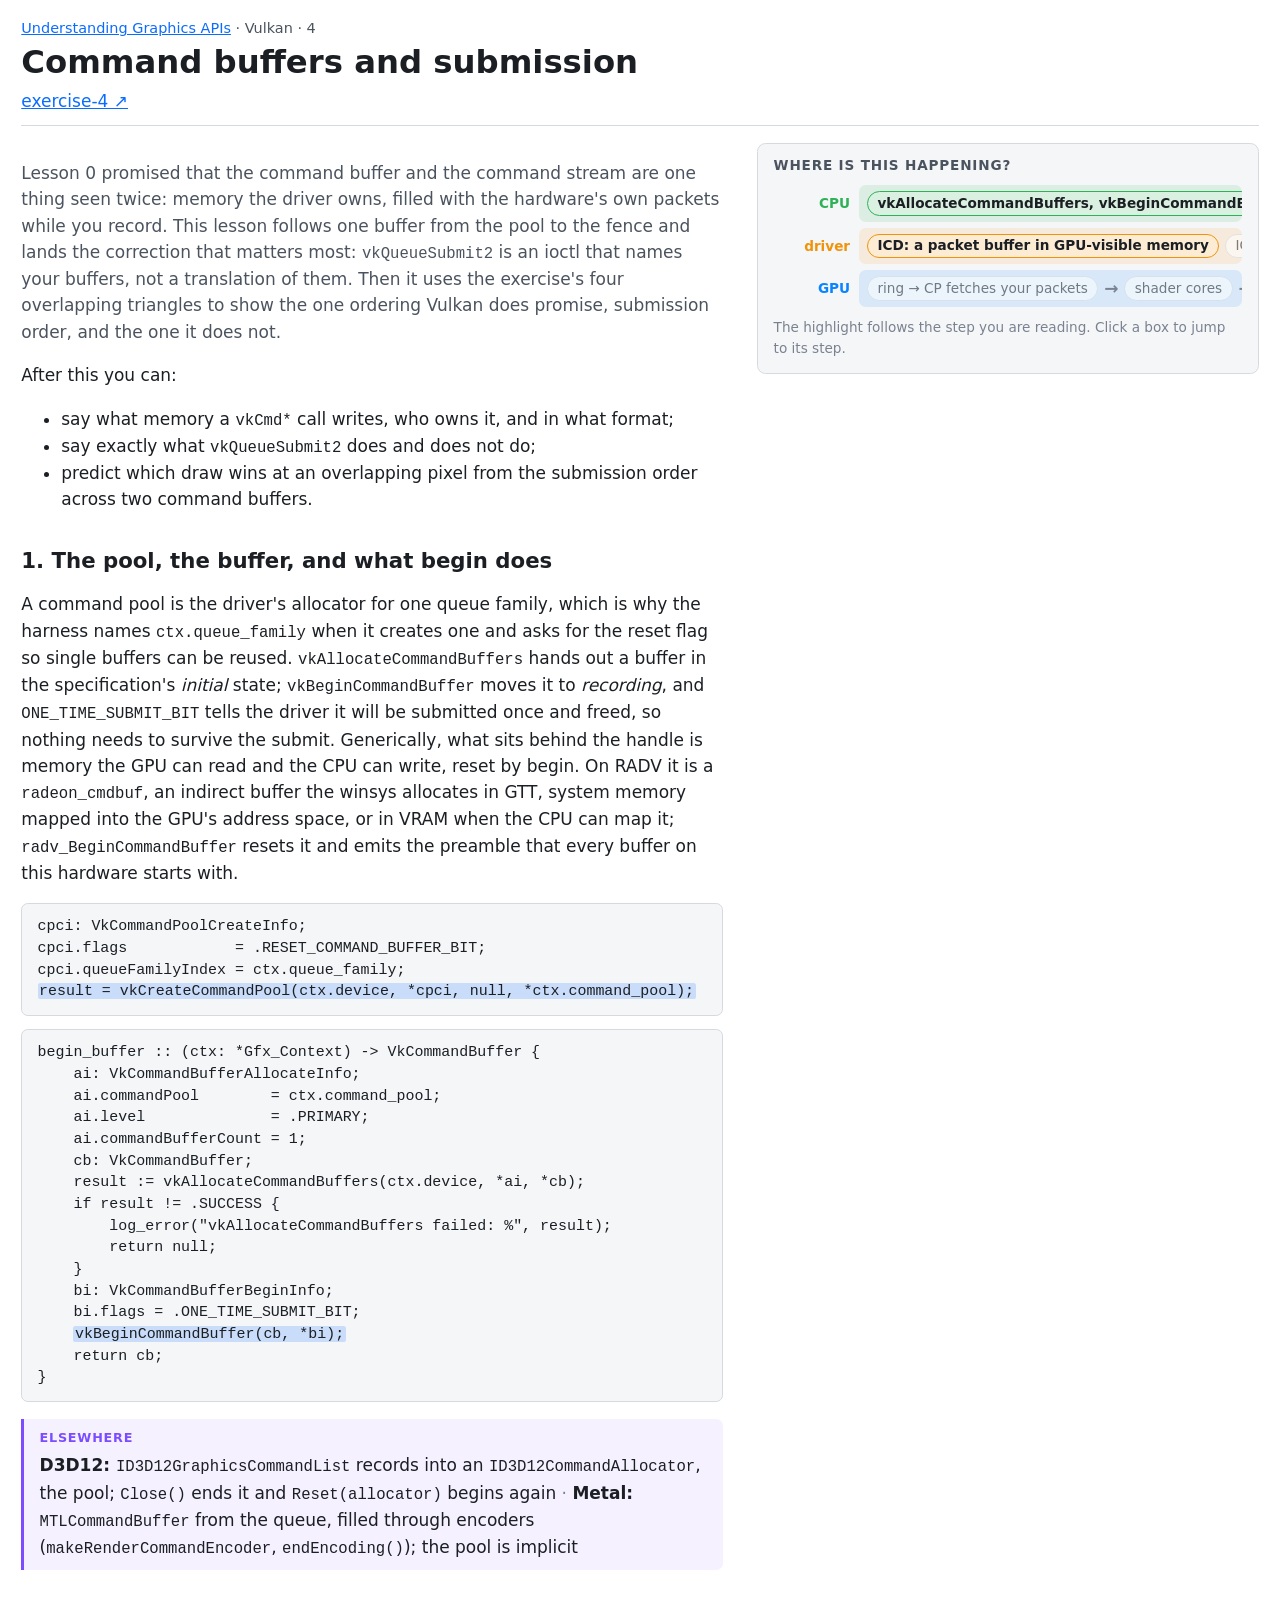
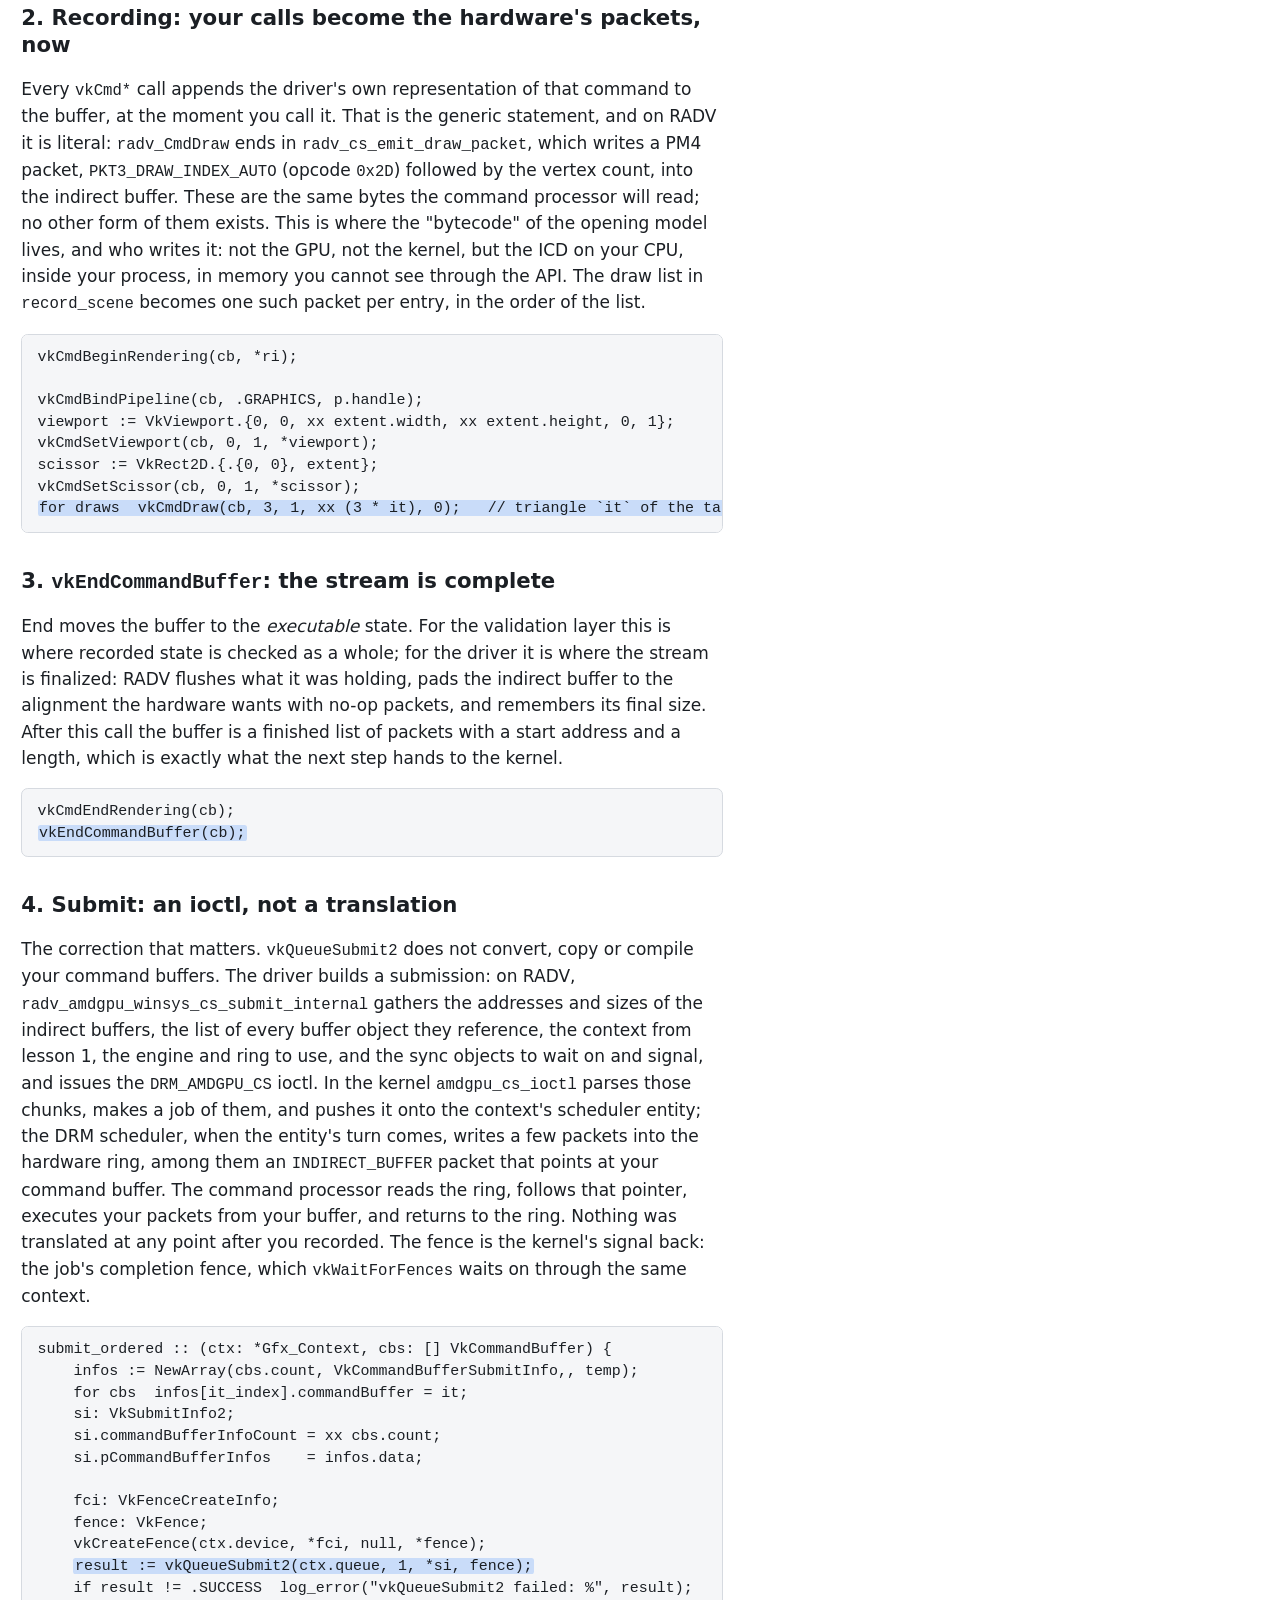
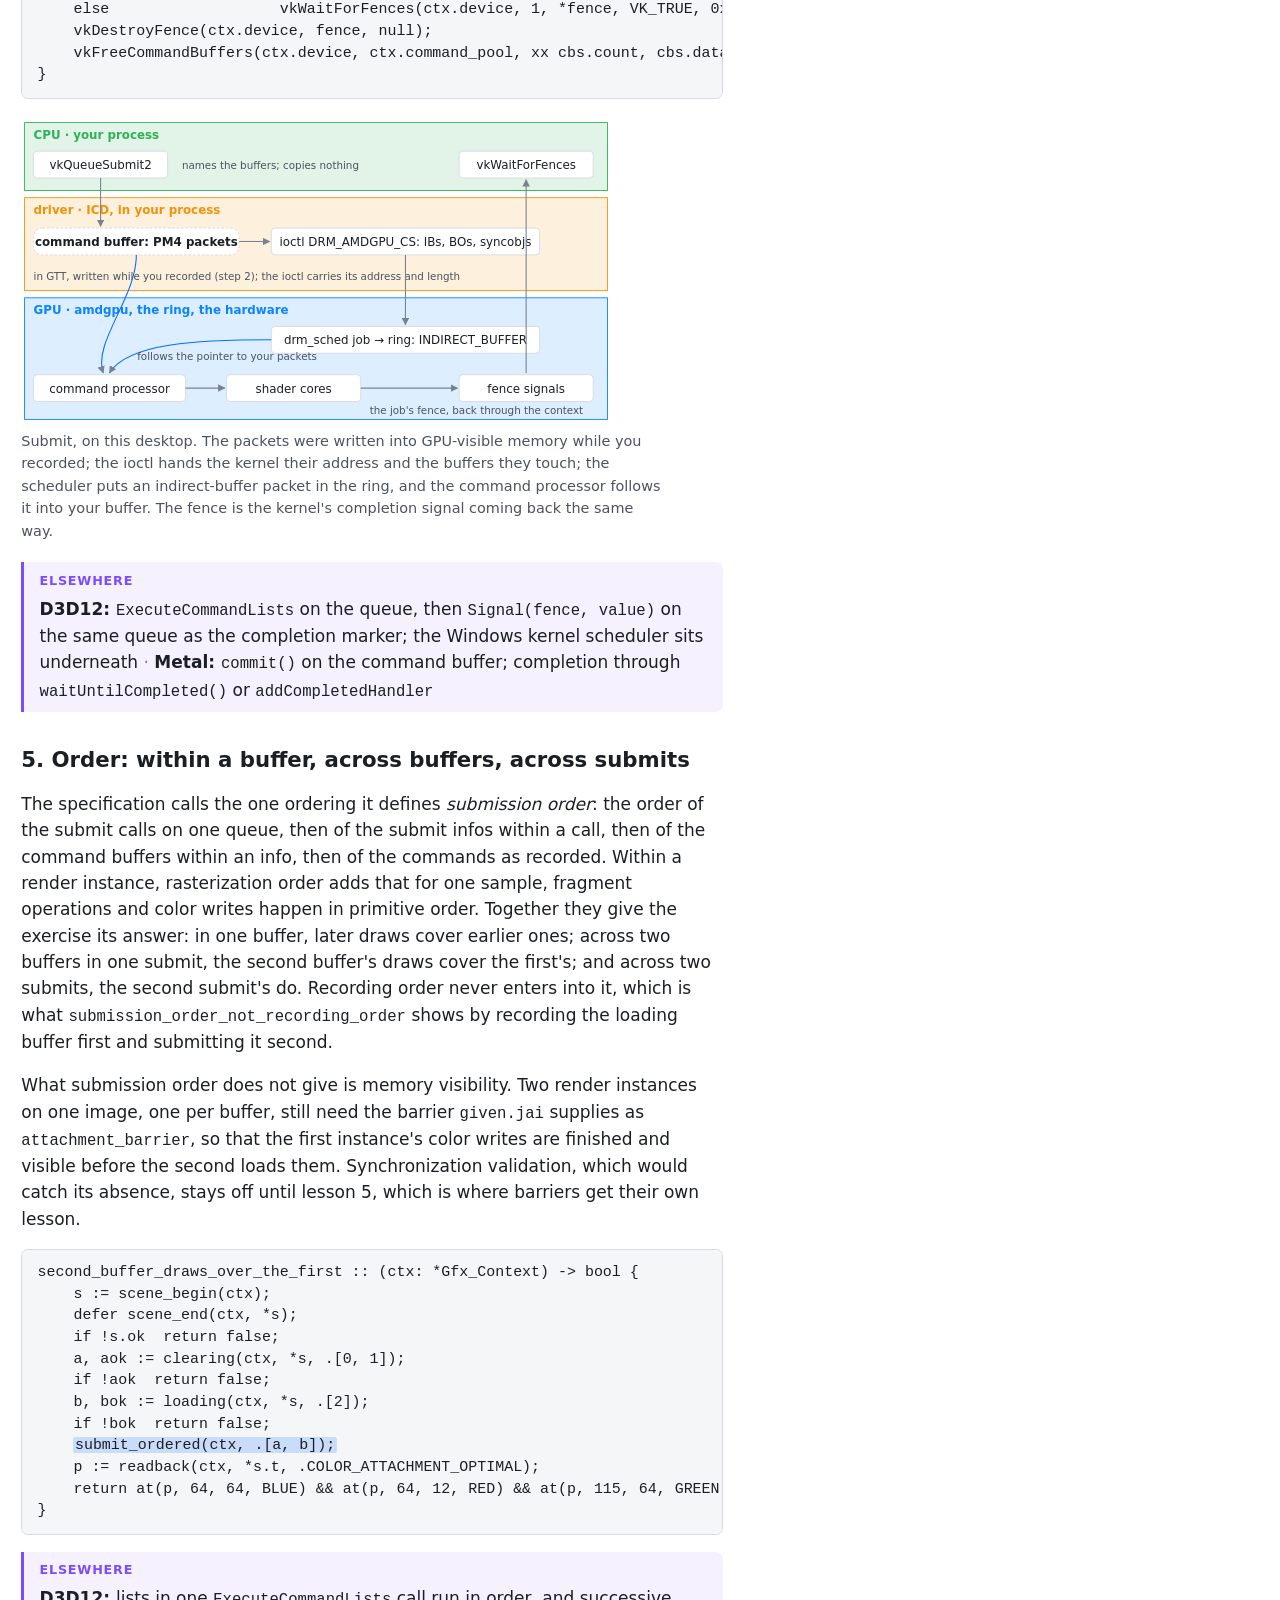
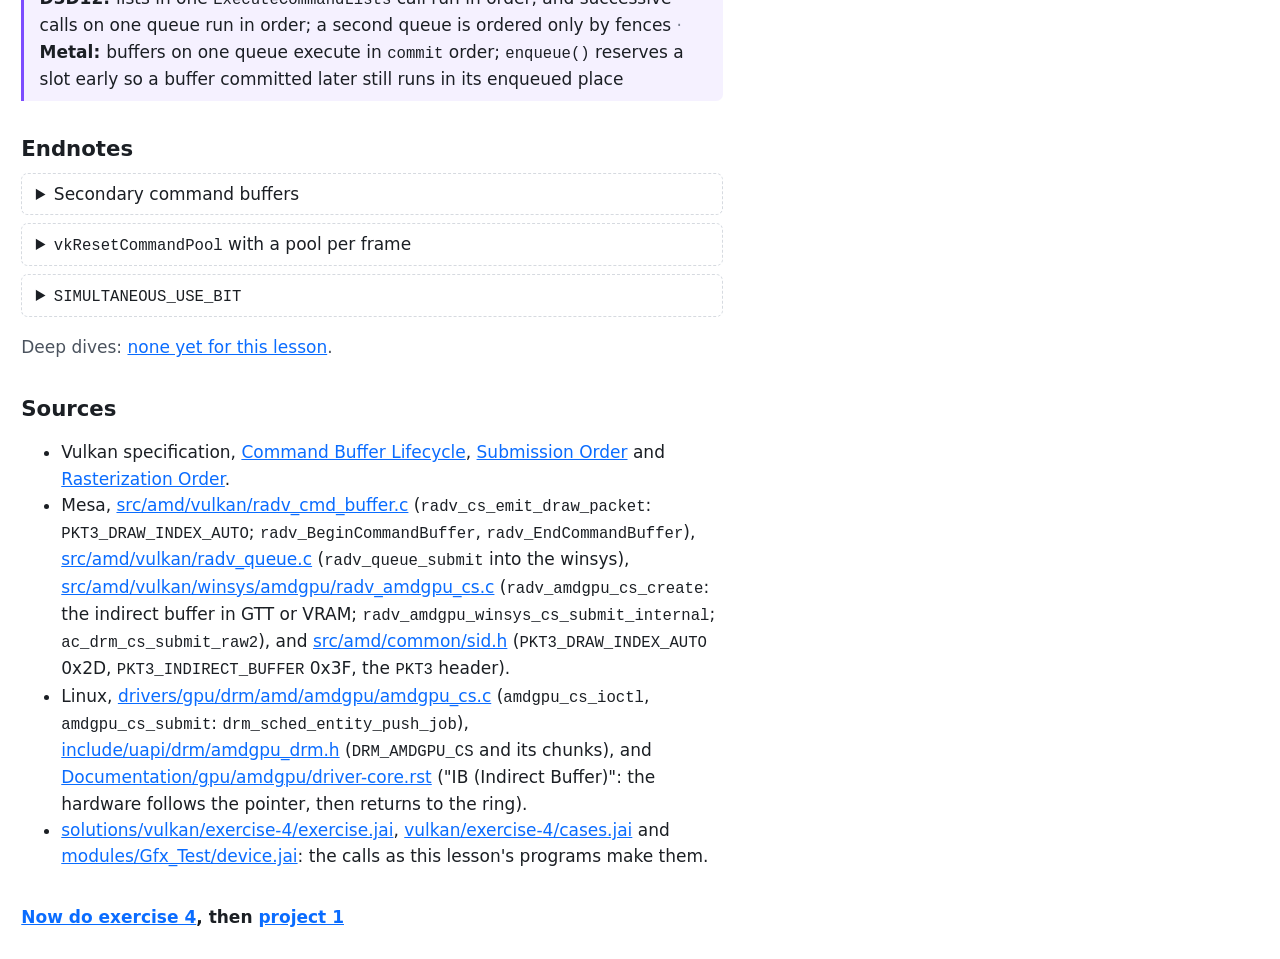
<file: lessons/vulkan/04-command-buffers.html>
<!doctype html>
<html lang="en">
<head>
<meta charset="utf-8">
<meta name="viewport" content="width=device-width, initial-scale=1">
<title>Vulkan 4 · Command buffers and submission</title>
<link rel="stylesheet" href="../assets/lesson.css">
<script src="../assets/spine.js" defer></script>
</head>
<body>
<article class="lesson" data-track="vulkan" data-number="4">

<header class="lesson-head">
  <p class="crumbs"><a href="../../index.html">Understanding Graphics APIs</a> · Vulkan · 4</p>
  <h1>Command buffers and submission</h1>
  <p class="lesson-links"><a class="exercise" href="../../vulkan/exercise-4/README.md">exercise-4 ↗</a></p>
</header>

<div class="where">
  <div class="strip"></div>
  <aside class="spine">
    <h2 class="spine-title">Where is this happening?</h2>
    <div class="lane" data-lane="cpu"><span class="lane-tag">CPU</span><div class="bar">
      <button class="box" data-step="s1">vkAllocateCommandBuffers, vkBeginCommandBuffer</button>
      <button class="box" data-step="s2">vkCmdBeginRendering, vkCmdDraw</button>
      <button class="box" data-step="s3">vkEndCommandBuffer</button>
      <button class="box" data-step="s4">vkQueueSubmit2</button>
      <span class="arrow" data-step="s4">→</span>
      <button class="box" data-step="s4">vkWaitForFences</button>
      <button class="box" data-step="s5">submit [a, b]</button>
    </div></div>
    <div class="lane" data-lane="driver"><span class="lane-tag">driver</span><div class="bar">
      <button class="box" data-step="s1">ICD: a packet buffer in GPU-visible memory</button>
      <button class="box" data-step="s2">ICD: append draw packets</button>
      <button class="box" data-step="s3">ICD: pad and close the buffer</button>
      <button class="box" data-step="s4">ICD: build the submission</button>
      <span class="arrow" data-step="s4">→</span>
      <button class="box" data-step="s4">kernel: DRM_AMDGPU_CS → scheduler</button>
    </div></div>
    <div class="lane" data-lane="gpu"><span class="lane-tag">GPU</span><div class="bar">
      <button class="box" data-step="s4">ring → CP fetches your packets</button>
      <span class="arrow" data-step="s4">→</span>
      <button class="box" data-step="s4">shader cores</button>
      <span class="arrow" data-step="s4">→</span>
      <button class="box" data-step="s4">fence signals</button>
      <button class="box" data-step="s5">a's draws, then b's</button>
    </div></div>
    <p class="spine-legend">The highlight follows the step you are reading. Click a box to jump to its step.</p>
  </aside>
</div>

<div class="body">
<noscript><p class="notice">Scripts are off, so the panel does not follow the text. Everything else on this page works without them.</p></noscript>

<p class="lead">Lesson 0 promised that the command buffer and the command stream are one thing seen twice: memory
the driver owns, filled with the hardware's own packets while you record. This lesson follows one
buffer from the pool to the fence and lands the correction that matters most: <code>vkQueueSubmit2</code> is
an ioctl that names your buffers, not a translation of them. Then it uses the exercise's four
overlapping triangles to show the one ordering Vulkan does promise, submission order, and the one it
does not.</p>

<p>After this you can:</p>
<ul class="outcomes">
  <li>say what memory a <code>vkCmd*</code> call writes, who owns it, and in what format;</li>
  <li>say exactly what <code>vkQueueSubmit2</code> does and does not do;</li>
  <li>predict which draw wins at an overlapping pixel from the submission order across two command buffers.</li>
</ul>

<section class="step" id="s1">
  <h2>1. The pool, the buffer, and what begin does</h2>
  <p>A command pool is the driver's allocator for one queue family, which is why the harness names
  <code>ctx.queue_family</code> when it creates one and asks for the reset flag so single buffers can be reused.
  <code>vkAllocateCommandBuffers</code> hands out a buffer in the specification's <em>initial</em> state;
  <code>vkBeginCommandBuffer</code> moves it to <em>recording</em>, and <code>ONE_TIME_SUBMIT_BIT</code> tells the driver
  it will be submitted once and freed, so nothing needs to survive the submit. Generically, what sits
  behind the handle is memory the GPU can read and the CPU can write, reset by begin. On RADV it is a
  <code>radeon_cmdbuf</code>, an indirect buffer the winsys allocates in GTT, system memory mapped into the
  GPU's address space, or in VRAM when the CPU can map it; <code>radv_BeginCommandBuffer</code> resets it and
  emits the preamble that every buffer on this hardware starts with.</p>
  <pre class="snippet" data-src="modules/Gfx_Test/device.jai:209"><code>cpci: VkCommandPoolCreateInfo;
cpci.flags            = .RESET_COMMAND_BUFFER_BIT;
cpci.queueFamilyIndex = ctx.queue_family;
<mark>result = vkCreateCommandPool(ctx.device, *cpci, null, *ctx.command_pool);</mark></code></pre>
  <pre class="snippet" data-src="solutions/vulkan/exercise-4/exercise.jai:8"><code>begin_buffer :: (ctx: *Gfx_Context) -&gt; VkCommandBuffer {
    ai: VkCommandBufferAllocateInfo;
    ai.commandPool        = ctx.command_pool;
    ai.level              = .PRIMARY;
    ai.commandBufferCount = 1;
    cb: VkCommandBuffer;
    result := vkAllocateCommandBuffers(ctx.device, *ai, *cb);
    if result != .SUCCESS {
        log_error("vkAllocateCommandBuffers failed: %", result);
        return null;
    }
    bi: VkCommandBufferBeginInfo;
    bi.flags = .ONE_TIME_SUBMIT_BIT;
    <mark>vkBeginCommandBuffer(cb, *bi);</mark>
    return cb;
}</code></pre>
  <aside class="sidebar" id="sb-command-buffer" data-term="Command buffer">
    <p class="sidebar-lead">Elsewhere</p>
    <dl class="elsewhere">
      <dt>D3D12</dt><dd><code>ID3D12GraphicsCommandList</code> records into an <code>ID3D12CommandAllocator</code>, the pool; <code>Close()</code> ends it and <code>Reset(allocator)</code> begins again</dd>
      <dt>Metal</dt><dd><code>MTLCommandBuffer</code> from the queue, filled through encoders (<code>makeRenderCommandEncoder</code>, <code>endEncoding()</code>); the pool is implicit</dd>
    </dl>
  </aside>
</section>

<section class="step" id="s2">
  <h2>2. Recording: your calls become the hardware's packets, now</h2>
  <p>Every <code>vkCmd*</code> call appends the driver's own representation of that command to the buffer, at
  the moment you call it. That is the generic statement, and on RADV it is literal: <code>radv_CmdDraw</code>
  ends in <code>radv_cs_emit_draw_packet</code>, which writes a PM4 packet, <code>PKT3_DRAW_INDEX_AUTO</code> (opcode
  <code>0x2D</code>) followed by the vertex count, into the indirect buffer. These are the same bytes the command
  processor will read; no other form of them exists. This is where the "bytecode" of the opening model
  lives, and who writes it: not the GPU, not the kernel, but the ICD on your CPU, inside your process,
  in memory you cannot see through the API. The draw list in <code>record_scene</code> becomes one such packet
  per entry, in the order of the list.</p>
  <pre class="snippet" data-src="solutions/vulkan/exercise-4/exercise.jai:38"><code>vkCmdBeginRendering(cb, *ri);

vkCmdBindPipeline(cb, .GRAPHICS, p.handle);
viewport := VkViewport.{0, 0, xx extent.width, xx extent.height, 0, 1};
vkCmdSetViewport(cb, 0, 1, *viewport);
scissor := VkRect2D.{.{0, 0}, extent};
vkCmdSetScissor(cb, 0, 1, *scissor);
<mark>for draws  vkCmdDraw(cb, 3, 1, xx (3 * it), 0);   // triangle `it` of the table</mark></code></pre>
</section>

<section class="step" id="s3">
  <h2>3. <code>vkEndCommandBuffer</code>: the stream is complete</h2>
  <p>End moves the buffer to the <em>executable</em> state. For the validation layer this is where recorded
  state is checked as a whole; for the driver it is where the stream is finalized: RADV flushes what
  it was holding, pads the indirect buffer to the alignment the hardware wants with no-op packets, and
  remembers its final size. After this call the buffer is a finished list of packets with a start
  address and a length, which is exactly what the next step hands to the kernel.</p>
  <pre class="snippet" data-src="solutions/vulkan/exercise-4/exercise.jai:47"><code>vkCmdEndRendering(cb);
<mark>vkEndCommandBuffer(cb);</mark></code></pre>
</section>

<section class="step" id="s4">
  <h2>4. Submit: an ioctl, not a translation</h2>
  <p>The correction that matters. <code>vkQueueSubmit2</code> does not convert, copy or compile your command
  buffers. The driver builds a submission: on RADV, <code>radv_amdgpu_winsys_cs_submit_internal</code> gathers
  the addresses and sizes of the indirect buffers, the list of every buffer object they reference, the
  context from lesson 1, the engine and ring to use, and the sync objects to wait on and signal, and
  issues the <code>DRM_AMDGPU_CS</code> ioctl. In the kernel <code>amdgpu_cs_ioctl</code> parses those chunks, makes a job
  of them, and pushes it onto the context's scheduler entity; the DRM scheduler, when the entity's
  turn comes, writes a few packets into the hardware ring, among them an <code>INDIRECT_BUFFER</code> packet
  that points at your command buffer. The command processor reads the ring, follows that pointer,
  executes your packets from your buffer, and returns to the ring. Nothing was translated at any point
  after you recorded. The fence is the kernel's signal back: the job's completion fence, which
  <code>vkWaitForFences</code> waits on through the same context.</p>
  <pre class="snippet" data-src="solutions/vulkan/exercise-4/exercise.jai:52"><code>submit_ordered :: (ctx: *Gfx_Context, cbs: [] VkCommandBuffer) {
    infos := NewArray(cbs.count, VkCommandBufferSubmitInfo,, temp);
    for cbs  infos[it_index].commandBuffer = it;
    si: VkSubmitInfo2;
    si.commandBufferInfoCount = xx cbs.count;
    si.pCommandBufferInfos    = infos.data;

    fci: VkFenceCreateInfo;
    fence: VkFence;
    vkCreateFence(ctx.device, *fci, null, *fence);
    <mark>result := vkQueueSubmit2(ctx.queue, 1, *si, fence);</mark>
    if result != .SUCCESS  log_error("vkQueueSubmit2 failed: %", result);
    else                   vkWaitForFences(ctx.device, 1, *fence, VK_TRUE, 0xffff_ffff_ffff_ffff);
    vkDestroyFence(ctx.device, fence, null);
    vkFreeCommandBuffers(ctx.device, ctx.command_pool, xx cbs.count, cbs.data);
}</code></pre>
  <figure class="diagram">
    <svg viewBox="0 0 660 340" role="img" aria-labelledby="fig4-title">
      <title id="fig4-title">The command buffer in GPU-visible memory, the ioctl into the kernel's ring, the indirect-buffer packet pointing back at it, the command processor, the shader cores, and the fence back to the CPU</title>
      <defs>
        <marker id="arrowhead" viewBox="0 0 10 10" refX="9" refY="5" markerWidth="7" markerHeight="7" orient="auto-start-reverse"><path d="M0,0 L10,5 L0,10 z"/></marker>
      </defs>
      <g data-lane="cpu">
        <rect class="band" x="4" y="4" width="652" height="76"/>
        <text class="band-tag" x="14" y="22">CPU · your process</text>
        <g class="node"><rect x="14" y="36" width="150" height="30"/><text x="89" y="56" text-anchor="middle">vkQueueSubmit2</text></g>
        <g class="node"><rect x="490" y="36" width="150" height="30"/><text x="565" y="56" text-anchor="middle">vkWaitForFences</text></g>
        <text class="small" x="180" y="56">names the buffers; copies nothing</text>
      </g>
      <g data-lane="driver">
        <rect class="band" x="4" y="88" width="652" height="104"/>
        <text class="band-tag" x="14" y="106">driver · ICD, in your process</text>
        <g class="token"><rect x="14" y="122" width="230" height="30"/><text x="129" y="142" text-anchor="middle">command buffer: PM4 packets</text></g>
        <g class="node"><rect x="280" y="122" width="300" height="30"/><text x="430" y="142" text-anchor="middle">ioctl DRM_AMDGPU_CS: IBs, BOs, syncobjs</text></g>
        <path class="link" d="M89,66 L89,120"/>
        <path class="link" d="M244,137 L278,137"/>
        <text class="small" x="14" y="180">in GTT, written while you recorded (step 2); the ioctl carries its address and length</text>
      </g>
      <g data-lane="gpu">
        <rect class="band" x="4" y="200" width="652" height="136"/>
        <text class="band-tag" x="14" y="218">GPU · amdgpu, the ring, the hardware</text>
        <g class="node"><rect x="280" y="232" width="300" height="30"/><text x="430" y="252" text-anchor="middle">drm_sched job → ring: INDIRECT_BUFFER</text></g>
        <g class="node"><rect x="14" y="286" width="170" height="30"/><text x="99" y="306" text-anchor="middle">command processor</text></g>
        <g class="node"><rect x="230" y="286" width="150" height="30"/><text x="305" y="306" text-anchor="middle">shader cores</text></g>
        <g class="node"><rect x="490" y="286" width="150" height="30"/><text x="565" y="306" text-anchor="middle">fence signals</text></g>
        <path class="link" d="M430,152 L430,230"/>
        <path class="link hot" d="M280,247 C 200,247 120,250 99,284"/>
        <path class="link hot" d="M129,152 C 129,200 80,250 92,284"/>
        <path class="link" d="M184,301 L228,301"/>
        <path class="link" d="M380,301 L488,301"/>
        <path class="link" d="M565,284 L565,68"/>
        <text class="small" x="390" y="330">the job's fence, back through the context</text>
        <text class="small" x="130" y="270">follows the pointer to your packets</text>
      </g>
    </svg>
    <figcaption>Submit, on this desktop. The packets were written into GPU-visible memory while you recorded; the
    ioctl hands the kernel their address and the buffers they touch; the scheduler puts an indirect-buffer
    packet in the ring, and the command processor follows it into your buffer. The fence is the kernel's
    completion signal coming back the same way.</figcaption>
  </figure>
  <aside class="sidebar" id="sb-submit" data-term="Queue submit">
    <p class="sidebar-lead">Elsewhere</p>
    <dl class="elsewhere">
      <dt>D3D12</dt><dd><code>ExecuteCommandLists</code> on the queue, then <code>Signal(fence, value)</code> on the same queue as the completion marker; the Windows kernel scheduler sits underneath</dd>
      <dt>Metal</dt><dd><code>commit()</code> on the command buffer; completion through <code>waitUntilCompleted()</code> or <code>addCompletedHandler</code></dd>
    </dl>
  </aside>
</section>

<section class="step" id="s5">
  <h2>5. Order: within a buffer, across buffers, across submits</h2>
  <p>The specification calls the one ordering it defines <em>submission order</em>: the order of the submit
  calls on one queue, then of the submit infos within a call, then of the command buffers within an
  info, then of the commands as recorded. Within a render instance, rasterization order adds that for
  one sample, fragment operations and color writes happen in primitive order. Together they give the
  exercise its answer: in one buffer, later draws cover earlier ones; across two buffers in one
  submit, the second buffer's draws cover the first's; and across two submits, the second submit's do.
  Recording order never enters into it, which is what <code>submission_order_not_recording_order</code> shows
  by recording the loading buffer first and submitting it second.</p>
  <p>What submission order does not give is memory visibility. Two render instances on one image, one
  per buffer, still need the barrier <code>given.jai</code> supplies as <code>attachment_barrier</code>, so that the first
  instance's color writes are finished and visible before the second loads them. Synchronization
  validation, which would catch its absence, stays off until lesson 5, which is where barriers get their
  own lesson.</p>
  <pre class="snippet" data-src="vulkan/exercise-4/cases.jai:69"><code>second_buffer_draws_over_the_first :: (ctx: *Gfx_Context) -&gt; bool {
    s := scene_begin(ctx);
    defer scene_end(ctx, *s);
    if !s.ok  return false;
    a, aok := clearing(ctx, *s, .[0, 1]);
    if !aok  return false;
    b, bok := loading(ctx, *s, .[2]);
    if !bok  return false;
    <mark>submit_ordered(ctx, .[a, b]);</mark>
    p := readback(ctx, *s.t, .COLOR_ATTACHMENT_OPTIMAL);
    return at(p, 64, 64, BLUE) &amp;&amp; at(p, 64, 12, RED) &amp;&amp; at(p, 115, 64, GREEN);
}</code></pre>
  <aside class="sidebar" id="sb-submission-order" data-term="Submission order">
    <p class="sidebar-lead">Elsewhere</p>
    <dl class="elsewhere">
      <dt>D3D12</dt><dd>lists in one <code>ExecuteCommandLists</code> call run in order, and successive calls on one queue run in order; a second queue is ordered only by fences</dd>
      <dt>Metal</dt><dd>buffers on one queue execute in <code>commit</code> order; <code>enqueue()</code> reserves a slot early so a buffer committed later still runs in its enqueued place</dd>
    </dl>
  </aside>
</section>

<section class="endnotes">
  <h2>Endnotes</h2>
  <details class="endnote">
    <summary>Secondary command buffers</summary>
    <p>A common alternative to re-recording everything is a <code>SECONDARY</code> command buffer run from a primary
    with <code>vkCmdExecuteCommands</code>, which enables recording on several threads and reusing a recorded
    piece; useful for static scenery; the cost is the <code>SECONDARY</code> level, inheritance info that names
    the rendering it will run inside, and one more level of buffers to manage.</p>
  </details>
  <details class="endnote">
    <summary><code>vkResetCommandPool</code> with a pool per frame</summary>
    <p>A common alternative to freeing buffers one by one is a pool per frame in flight reset with
    <code>vkResetCommandPool</code>, which enables recycling every buffer of a frame at once; useful once there
    are many buffers per frame; the cost is one pool per frame in flight and the discipline of never
    resetting a pool whose frame the GPU is still on.</p>
  </details>
  <details class="endnote">
    <summary><code>SIMULTANEOUS_USE_BIT</code></summary>
    <p>A common alternative to one-time buffers is <code>VK_COMMAND_BUFFER_USAGE_SIMULTANEOUS_USE_BIT</code>, which
    enables submitting one buffer again while it is still pending; useful for a buffer re-submitted
    every frame unchanged; the cost is that the driver may copy or patch it, and the fences of lesson 5
    still decide when it may be reset.</p>
  </details>
</section>

<p class="deep-dive">Deep dives: <a href="deep-dives/README.md">none yet for this lesson</a>.</p>

<section class="sources">
  <h2>Sources</h2>
  <ul>
    <li>Vulkan specification, <a href="https://registry.khronos.org/vulkan/specs/latest/html/vkspec.html#commandbuffers-lifecycle">Command Buffer Lifecycle</a>,
        <a href="https://registry.khronos.org/vulkan/specs/latest/html/vkspec.html#synchronization-submission-order">Submission Order</a> and
        <a href="https://registry.khronos.org/vulkan/specs/latest/html/vkspec.html#primsrast-order">Rasterization Order</a>.</li>
    <li>Mesa, <a href="https://gitlab.freedesktop.org/mesa/mesa/-/blob/main/src/amd/vulkan/radv_cmd_buffer.c">src/amd/vulkan/radv_cmd_buffer.c</a> (<code>radv_cs_emit_draw_packet</code>: <code>PKT3_DRAW_INDEX_AUTO</code>; <code>radv_BeginCommandBuffer</code>, <code>radv_EndCommandBuffer</code>),
        <a href="https://gitlab.freedesktop.org/mesa/mesa/-/blob/main/src/amd/vulkan/radv_queue.c">src/amd/vulkan/radv_queue.c</a> (<code>radv_queue_submit</code> into the winsys),
        <a href="https://gitlab.freedesktop.org/mesa/mesa/-/blob/main/src/amd/vulkan/winsys/amdgpu/radv_amdgpu_cs.c">src/amd/vulkan/winsys/amdgpu/radv_amdgpu_cs.c</a> (<code>radv_amdgpu_cs_create</code>: the indirect buffer in GTT or VRAM; <code>radv_amdgpu_winsys_cs_submit_internal</code>; <code>ac_drm_cs_submit_raw2</code>), and
        <a href="https://gitlab.freedesktop.org/mesa/mesa/-/blob/main/src/amd/common/sid.h">src/amd/common/sid.h</a> (<code>PKT3_DRAW_INDEX_AUTO</code> 0x2D, <code>PKT3_INDIRECT_BUFFER</code> 0x3F, the <code>PKT3</code> header).</li>
    <li>Linux, <a href="https://github.com/torvalds/linux/blob/master/drivers/gpu/drm/amd/amdgpu/amdgpu_cs.c">drivers/gpu/drm/amd/amdgpu/amdgpu_cs.c</a> (<code>amdgpu_cs_ioctl</code>, <code>amdgpu_cs_submit</code>: <code>drm_sched_entity_push_job</code>),
        <a href="https://github.com/torvalds/linux/blob/master/include/uapi/drm/amdgpu_drm.h">include/uapi/drm/amdgpu_drm.h</a> (<code>DRM_AMDGPU_CS</code> and its chunks), and
        <a href="https://github.com/torvalds/linux/blob/master/Documentation/gpu/amdgpu/driver-core.rst">Documentation/gpu/amdgpu/driver-core.rst</a> ("IB (Indirect Buffer)": the hardware follows the pointer, then returns to the ring).</li>
    <li><a href="../../solutions/vulkan/exercise-4/exercise.jai">solutions/vulkan/exercise-4/exercise.jai</a>, <a href="../../vulkan/exercise-4/cases.jai">vulkan/exercise-4/cases.jai</a> and <a href="../../modules/Gfx_Test/device.jai">modules/Gfx_Test/device.jai</a>: the calls as this lesson's programs make them.</li>
  </ul>
</section>

<p class="next"><a href="../../vulkan/exercise-4/README.md">Now do exercise 4</a>, then <a href="../../vulkan/project-1/README.md">project 1</a></p>
</div>

</article>
</body>
</html>
</file>
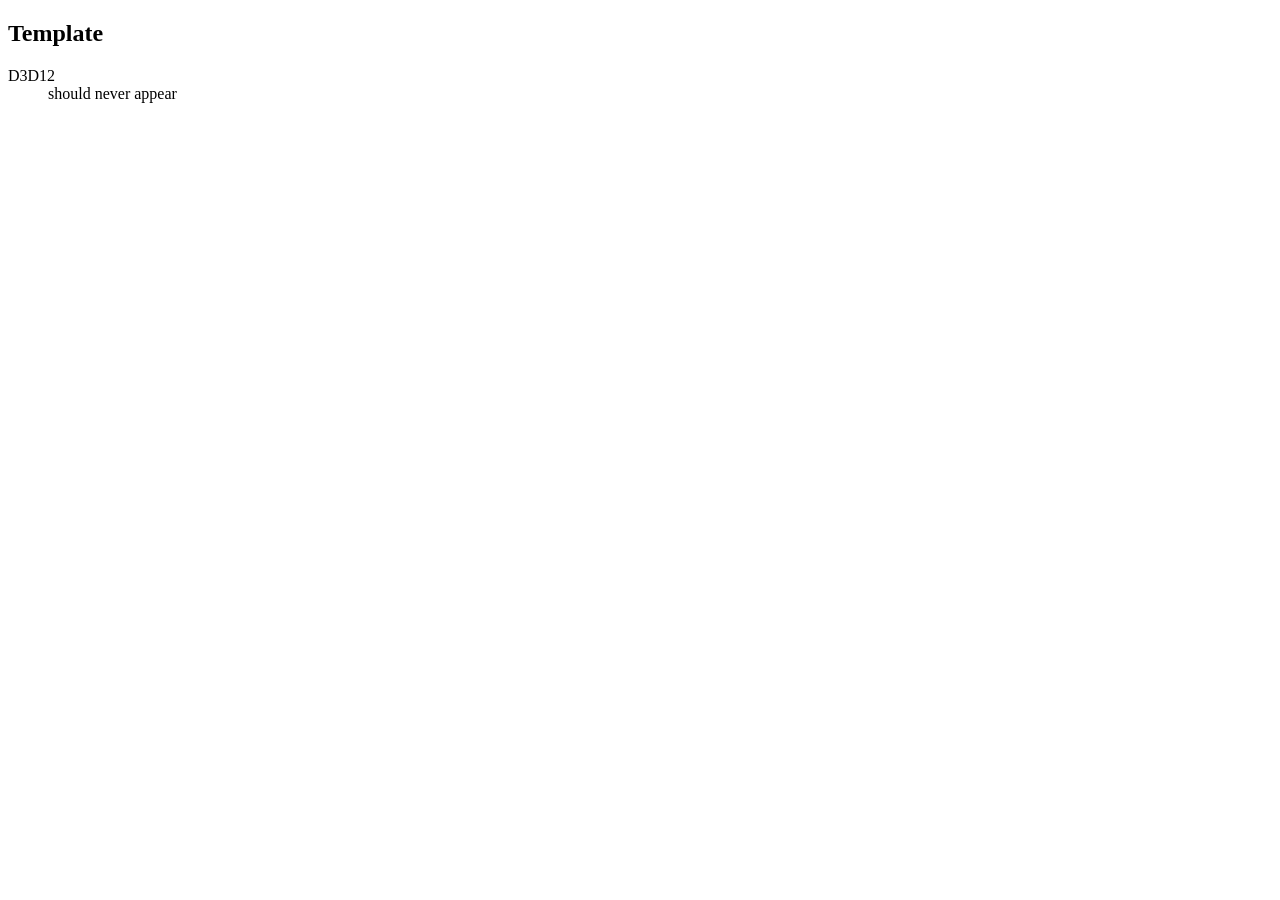
<file: tools/lesson-check/fixtures/lessons/_template.html>
<!doctype html>
<html lang="en">
<head><meta charset="utf-8"><title>Template fixture</title></head>
<body>
<!-- Not in a track directory, so the concept map must ignore this sidebar. -->
<article class="lesson" data-track="template" data-number="0">
<header class="lesson-head"><h1>Template</h1></header>
<aside class="sidebar" id="sb-ghost" data-term="Ghost">
<dl class="elsewhere"><dt>D3D12</dt><dd>should never appear</dd></dl>
</aside>
</article>
</body>
</html>
</file>
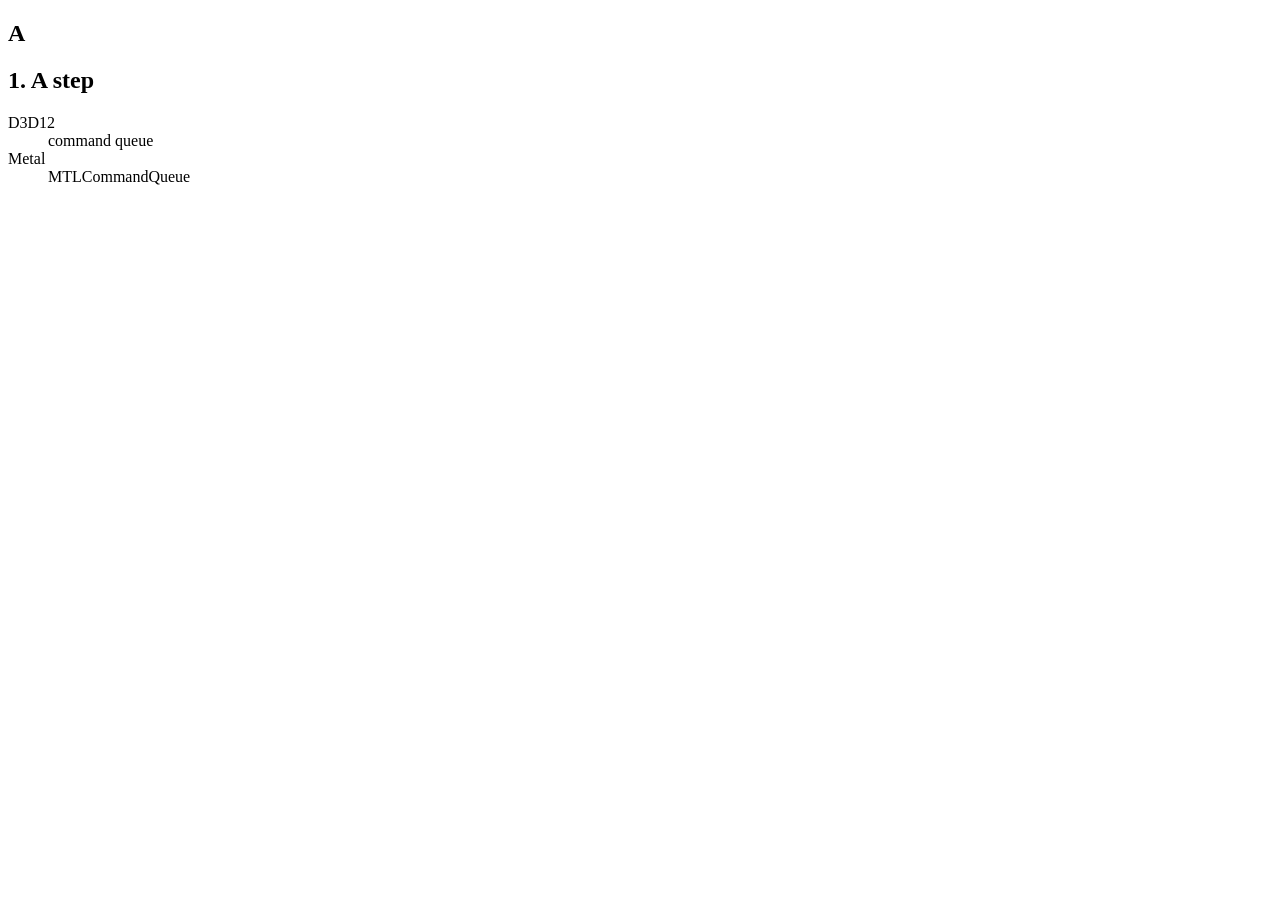
<file: tools/lesson-check/fixtures/lessons/vulkan/00-a.html>
<!doctype html>
<html lang="en">
<head><meta charset="utf-8"><title>A</title></head>
<body>
<article class="lesson" data-track="vulkan" data-number="0">
<header class="lesson-head"><h1>A</h1></header>
<section class="step" id="s1">
<h2>1. A step</h2>
<aside class="sidebar" id="sb-queue" data-term="Queue">
<dl class="elsewhere"><dt>D3D12</dt><dd>command queue</dd><dt>Metal</dt><dd>MTLCommandQueue</dd></dl>
</aside>
</section>
</article>
</body>
</html>
</file>
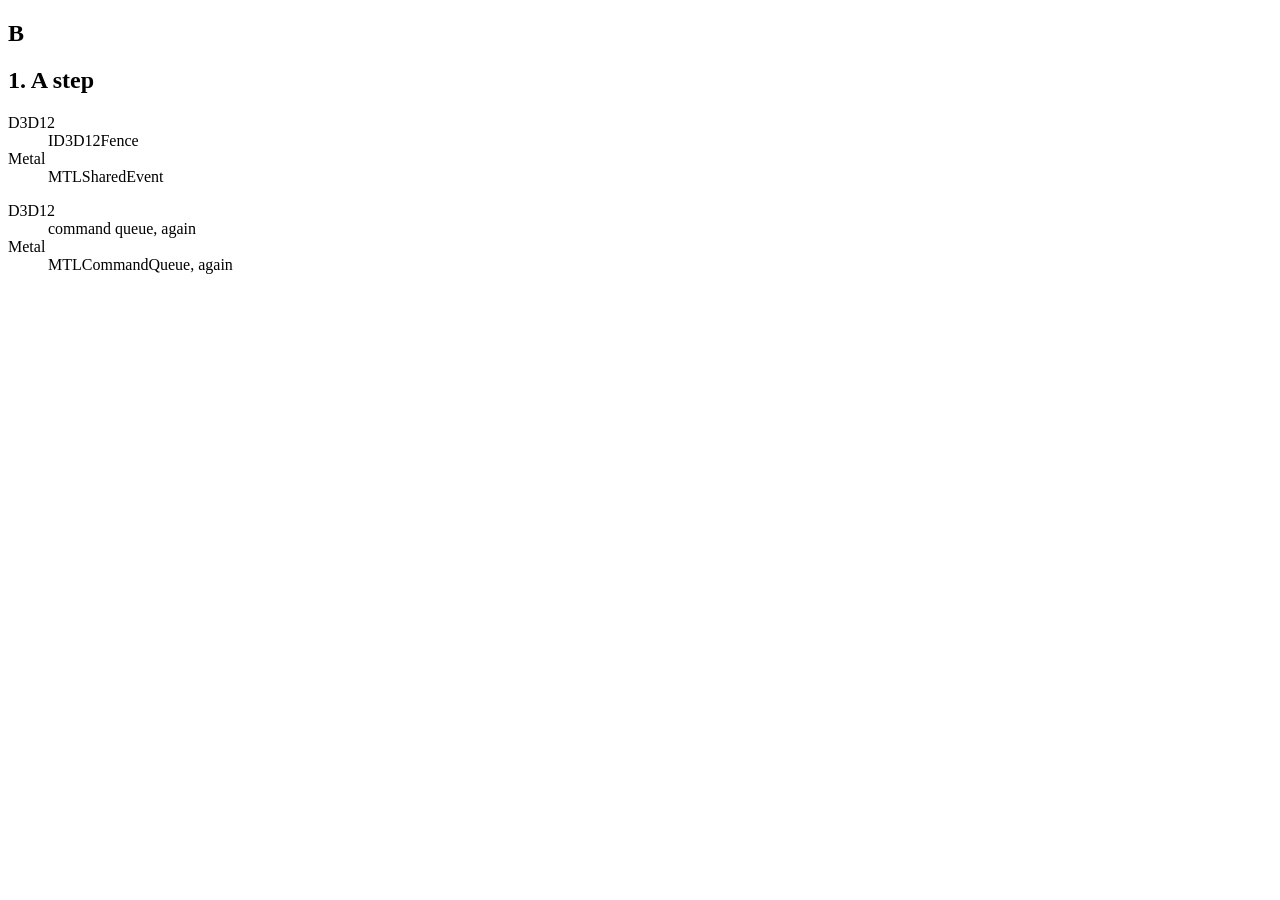
<file: tools/lesson-check/fixtures/lessons/vulkan/01-b.html>
<!doctype html>
<html lang="en">
<head><meta charset="utf-8"><title>B</title></head>
<body>
<article class="lesson" data-track="vulkan" data-number="1">
<header class="lesson-head"><h1>B</h1></header>
<section class="step" id="s1">
<h2>1. A step</h2>
<aside class="sidebar" id="sb-fence" data-term="Fence">
<dl class="elsewhere"><dt>D3D12</dt><dd>ID3D12Fence</dd><dt>Metal</dt><dd>MTLSharedEvent</dd></dl>
</aside>
<aside class="sidebar" id="sb-queue" data-term="Queue">
<dl class="elsewhere"><dt>D3D12</dt><dd>command queue, again</dd><dt>Metal</dt><dd>MTLCommandQueue, again</dd></dl>
</aside>
</section>
</article>
</body>
</html>
</file>
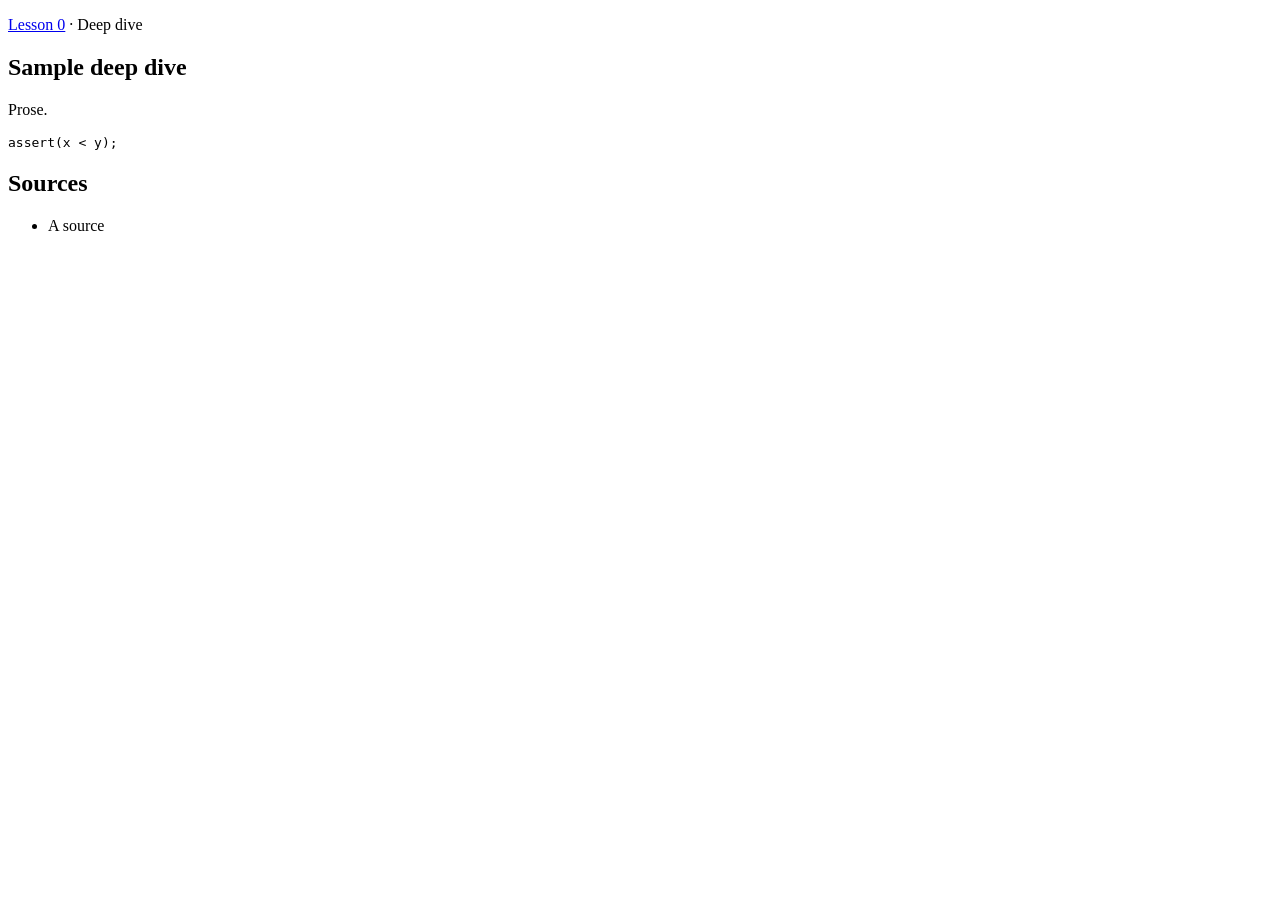
<file: tools/lesson-check/fixtures/lessons/vulkan/deep-dives/sample-dive.html>
<!doctype html>
<html lang="en">
<head>
<meta charset="utf-8">
<title>Sample deep dive</title>
</head>
<body>
<article class="deep-dive page" data-track="vulkan" data-lesson="0">
<p class="crumbs"><a href="../00-a.html">Lesson 0</a> · Deep dive</p>
<h1>Sample deep dive</h1>
<p>Prose.</p>
<pre class="snippet" data-src="src/sample.jai:10"><code>assert(x &lt; y);</code></pre>
<section class="sources"><h2>Sources</h2><ul><li>A source</li></ul></section>
</article>
</body>
</html>
</file>
<file: lessons/assets/lesson.css>
/* lesson.css: tokens, type, the spine layout and its narrow strip, sidebars, endnotes, the index.
   One stylesheet for every page; no build step; works from file://. */

/* ---- tokens -------------------------------------------------------------------------------- */

:root {
  color-scheme: light dark;
  --bg: #fff;
  --bg-2: #f5f6f8;
  --bg-3: #e9ebef;
  --fg: #1b1f24;
  --fg-2: #4b535e;
  --fg-3: #7a8290;
  --line: #d6dae0;
  --accent: #0a6cff;
  --lane-cpu: #2fb257;
  --lane-driver: #f0930a;
  --lane-gpu: #0a84ff;
  --sidebar: #7c4dff;
  --mark: rgba(10, 108, 255, .18);
  --font: system-ui, -apple-system, "Segoe UI", Roboto, sans-serif;
  --mono: ui-monospace, "JetBrains Mono", "Fira Code", Menlo, monospace;
}

@media (prefers-color-scheme: dark) {
  :root {
    --bg: #121417;
    --bg-2: #1a1d22;
    --bg-3: #23272e;
    --fg: #e6e8eb;
    --fg-2: #aab2bd;
    --fg-3: #767e8a;
    --line: #333a44;
    --accent: #4d9bff;
    --lane-cpu: #45c46c;
    --lane-driver: #f5a632;
    --lane-gpu: #3b9bff;
    --sidebar: #a98bff;
    --mark: rgba(77, 155, 255, .28);
  }
}

[data-lane="cpu"]    { --lane-color: var(--lane-cpu); }
[data-lane="driver"] { --lane-color: var(--lane-driver); }
[data-lane="gpu"]    { --lane-color: var(--lane-gpu); }

/* ---- type ---------------------------------------------------------------------------------- */

*, *::before, *::after { box-sizing: border-box; }

html { font-size: 17px; }

body {
  margin: 0;
  font-family: var(--font);
  line-height: 1.55;
  color: var(--fg);
  background: var(--bg);
}

p, li, dd { max-width: 70ch; }

h1 { font-size: 1.9rem; line-height: 1.2; margin: .2rem 0 .4rem; }
h2 { font-size: 1.25rem; line-height: 1.3; margin: 2rem 0 .6rem; }
a  { color: var(--accent); }

code { font-family: var(--mono); font-size: .92em; }

pre {
  overflow-x: auto;
  font: 0.88em/1.45 var(--mono);
  background: var(--bg-2);
  border: 1px solid var(--line);
  border-radius: .4rem;
  padding: .7rem .9rem;
  margin: .8rem 0;
}
pre code { font: inherit; }

mark { background: var(--mark); color: inherit; border-radius: .15rem; padding: 0 .1em; }

.notice { background: var(--bg-3); padding: .5rem .8rem; border-radius: .4rem; }
.lead   { color: var(--fg-2); }

/* ---- the lesson page ----------------------------------------------------------------------- */

.lesson {
  max-width: 1500px;
  margin: 0 auto;
  padding: 0 1.25rem 3rem;
}

.lesson-head {
  padding: 1rem 0 .6rem;
  border-bottom: 1px solid var(--line);
  margin-bottom: 1rem;
}
.crumbs       { margin: 0; font-size: .85rem; color: var(--fg-2); }
.lesson-links { margin: 0; }

.step { scroll-margin-top: 1rem; }

p.deep-dive { color: var(--fg-2); }
.next { font-weight: 600; margin-top: 2rem; }

/* wide: two columns, the panel pinned on the right */
@media (min-width: 1100px) {
  .lesson {
    display: grid;
    grid-template-columns: minmax(0, 1.4fr) minmax(300px, 1fr);
    gap: 0 2rem;
    align-items: start;
  }
  .lesson-head { grid-column: 1 / -1; }
  .body  { grid-column: 1; grid-row: 2; min-width: 0; }
  .where { grid-column: 2; grid-row: 2; position: sticky; top: 1rem; align-self: start; }
  .strip { display: none; }
}

/* narrow: one column, the lanes fold into a pinned strip of chips */
@media (max-width: 1099.98px) {
  .where {
    position: sticky;
    top: 0;
    z-index: 2;
    background: var(--bg);
    border-bottom: 1px solid var(--line);
  }
  .strip {
    display: flex;
    flex-wrap: wrap;
    align-items: center;
    gap: .4rem;
    padding: .45rem 0;
    min-height: 2.4rem;
  }
  .spine { display: none; }
  .where.expanded .spine { display: block; max-height: 50vh; overflow: auto; margin-bottom: .6rem; }
  .step { scroll-margin-top: 3.4rem; }
}

/* ---- the spine ----------------------------------------------------------------------------- */

.spine {
  border: 1px solid var(--line);
  border-radius: .5rem;
  background: var(--bg-2);
  padding: .8rem .9rem;
}
.spine-title {
  margin: 0 0 .6rem;
  font-size: .8rem;
  letter-spacing: .06em;
  text-transform: uppercase;
  color: var(--fg-2);
}
.spine-legend { margin: .6rem 0 0; font-size: .8rem; color: var(--fg-3); }

.lane {
  display: grid;
  grid-template-columns: 4.5rem 1fr;
  align-items: center;
  gap: .5rem;
  margin: .35rem 0;
}
.lane-tag { font-weight: 700; font-size: .8rem; text-align: right; color: var(--lane-color); }
.bar {
  display: flex;
  align-items: center;
  gap: .35rem;
  min-width: 0;
  overflow-x: auto;
  padding: .3rem .5rem;
  border-radius: .4rem;
  background: color-mix(in srgb, var(--lane-color) 12%, transparent);
}

.box, .chip {
  font: inherit;
  font-size: .8rem;
  line-height: 1.3;
  padding: .15rem .55rem;
  border: 1px solid var(--line);
  border-radius: 999px;
  background: var(--bg);
  color: var(--fg);
  white-space: nowrap;
  cursor: pointer;
  transition: opacity .2s, border-color .2s, background-color .2s;
}
.box.on, .chip.on {
  border-color: var(--lane-color);
  background: color-mix(in srgb, var(--lane-color) 18%, var(--bg));
  font-weight: 600;
}
.spine.live .box:not(.on) { opacity: .55; }

.arrow { flex: none; color: var(--fg-3); font-weight: 700; }
.arrow.on { color: var(--accent); }

/* the strip's chips, built by spine.js; a long sub label is cut short so the strip stays one line */
.strip-label { font-size: .7rem; letter-spacing: .06em; text-transform: uppercase; color: var(--fg-2); }
.chip { cursor: default; display: inline-block; max-width: 50vw; overflow: hidden; text-overflow: ellipsis; vertical-align: middle; }
.chip .sub { color: var(--fg-3); font-weight: 400; }
.chip-arrow { color: var(--fg-3); font-weight: 700; }
.chip-arrow.on { color: var(--accent); }
.strip-toggle {
  margin-left: auto;
  font: inherit;
  font-size: .8rem;
  color: var(--accent);
  background: none;
  border: 0;
  padding: .15rem .3rem;
  cursor: pointer;
}

/* ---- sidebars, snippets, endnotes ---------------------------------------------------------- */

.sidebar {
  border-left: 3px solid var(--sidebar);
  border-radius: 0 .4rem .4rem 0;
  padding: .5rem .9rem;
  margin: 1rem 0;
  background: color-mix(in srgb, var(--sidebar) 8%, transparent);
}
.sidebar-lead {
  margin: 0 0 .3rem;
  font-size: .75rem;
  font-weight: 700;
  letter-spacing: .06em;
  text-transform: uppercase;
  color: var(--sidebar);
}
dl.elsewhere { margin: 0; }
dl.elsewhere dt { display: inline; font-weight: 700; }
dl.elsewhere dt::after { content: ": "; }
dl.elsewhere dd { display: inline; margin: 0; }
dl.elsewhere dd:not(:last-child)::after { content: " · "; color: var(--fg-3); }

pre[data-illustrative] { position: relative; padding-top: 1.7rem; }
pre[data-illustrative]::before {
  content: "illustrative · " attr(data-illustrative);
  position: absolute;
  top: .4rem;
  left: .9rem;
  font-family: var(--font);
  font-size: .65rem;
  letter-spacing: .06em;
  text-transform: uppercase;
  color: var(--fg-3);
}

.endnote {
  border: 1px dashed var(--line);
  border-radius: .4rem;
  padding: .4rem .8rem;
  margin: .5rem 0;
  color: var(--fg-2);
}
.endnote summary { cursor: pointer; color: var(--fg); }

/* ---- diagrams: one inline SVG per lesson, drawn with the lane tokens --------------------- */

figure.diagram { margin: 1.2rem 0; }
figure.diagram svg {
  display: block;
  width: 100%;
  height: auto;
  max-width: 70ch;
  font: .78rem var(--font);
}
figure.diagram text { fill: var(--fg); }
figure.diagram [data-lane] > rect.band {
  fill: color-mix(in srgb, var(--lane-color) 14%, transparent);
  stroke: var(--lane-color);
  stroke-width: 1;
}
figure.diagram [data-lane] > text.band-tag { fill: var(--lane-color); font-weight: 700; }
figure.diagram .node rect { fill: var(--bg); stroke: var(--line); rx: 4; }
figure.diagram .token rect { fill: var(--bg); stroke: var(--line); stroke-dasharray: 3 2; rx: 10; }
figure.diagram .token text { font-weight: 600; }
figure.diagram .link { stroke: var(--fg-3); stroke-width: 1.2; fill: none; marker-end: url(#arrowhead); }
figure.diagram .link.hot { stroke: var(--accent); }
figure.diagram marker path { fill: var(--fg-3); }
figure.diagram .small { font-size: .68rem; fill: var(--fg-2); }
figure.diagram figcaption { font-size: .85rem; color: var(--fg-2); max-width: 70ch; margin-top: .4rem; }

@media (prefers-reduced-motion: reduce) {
  * { transition: none !important; }
}

/* ---- plain pages: the concept map ---------------------------------------------------------- */

.page { max-width: 1100px; margin: 0 auto; padding: 0 1.25rem 3rem; }   /* a deep-dive article carries class "page" too */
.page .crumbs { padding-top: 1rem; }
table.concept-map { border-collapse: collapse; width: 100%; margin: 1rem 0; font-size: .95rem; }
table.concept-map th, table.concept-map td {
  text-align: left;
  vertical-align: top;
  padding: .45rem .6rem;
  border-bottom: 1px solid var(--line);
}
table.concept-map th { font-size: .75rem; letter-spacing: .06em; text-transform: uppercase; color: var(--fg-2); }
table.concept-map td { max-width: 40ch; }
.empty { color: var(--fg-2); font-style: italic; }

/* ---- the landing page ---------------------------------------------------------------------- */

.site { max-width: 1500px; margin: 0 auto; padding: 0 1.25rem 3rem; }
.site-head { padding: 1.2rem 0 .8rem; border-bottom: 1px solid var(--line); margin-bottom: 1.2rem; }
.site-head p { margin: .2rem 0; color: var(--fg-2); }

/* the Vulkan card carries the lesson list, so it gets the wider column; one column below 1100 px */
.tracks { display: grid; grid-template-columns: minmax(0, 1.5fr) minmax(0, 1fr) minmax(0, 1fr); gap: 1rem; }
@media (max-width: 1099.98px) {
  .tracks { grid-template-columns: minmax(0, 1fr); }
}
.track {
  border: 1px solid var(--line);
  border-radius: .5rem;
  padding: .8rem 1rem;
  background: var(--bg-2);
}
.track.tbd { opacity: .55; }
.track h2 {
  display: flex;
  justify-content: space-between;
  align-items: center;
  gap: .5rem;
  margin: 0 0 .5rem;
  font-size: 1.1rem;
}
.pill {
  font-size: .7rem;
  font-weight: 600;
  letter-spacing: .04em;
  padding: .1rem .55rem;
  border-radius: 999px;
  background: var(--bg-3);
  color: var(--fg-2);
  white-space: nowrap;
}
.pill.live { background: color-mix(in srgb, var(--lane-cpu) 20%, transparent); color: var(--lane-cpu); }

.lrow {
  display: grid;
  grid-template-columns: 2.4rem 1fr auto;
  gap: .5rem;
  align-items: baseline;
  padding: .3rem 0;
  border-top: 1px solid var(--line);
  font-size: .92rem;
}
.lrow .n { color: var(--fg-3); font-variant-numeric: tabular-nums; }
.lrow[data-project] .n { font-size: .75rem; }
.marks { font-size: .78rem; color: var(--fg-3); white-space: nowrap; }
.mark[data-state="done"]    { color: var(--lane-cpu); }
.mark[data-state="current"] { color: var(--accent); }
.howto pre { max-width: 70ch; }
</file>
